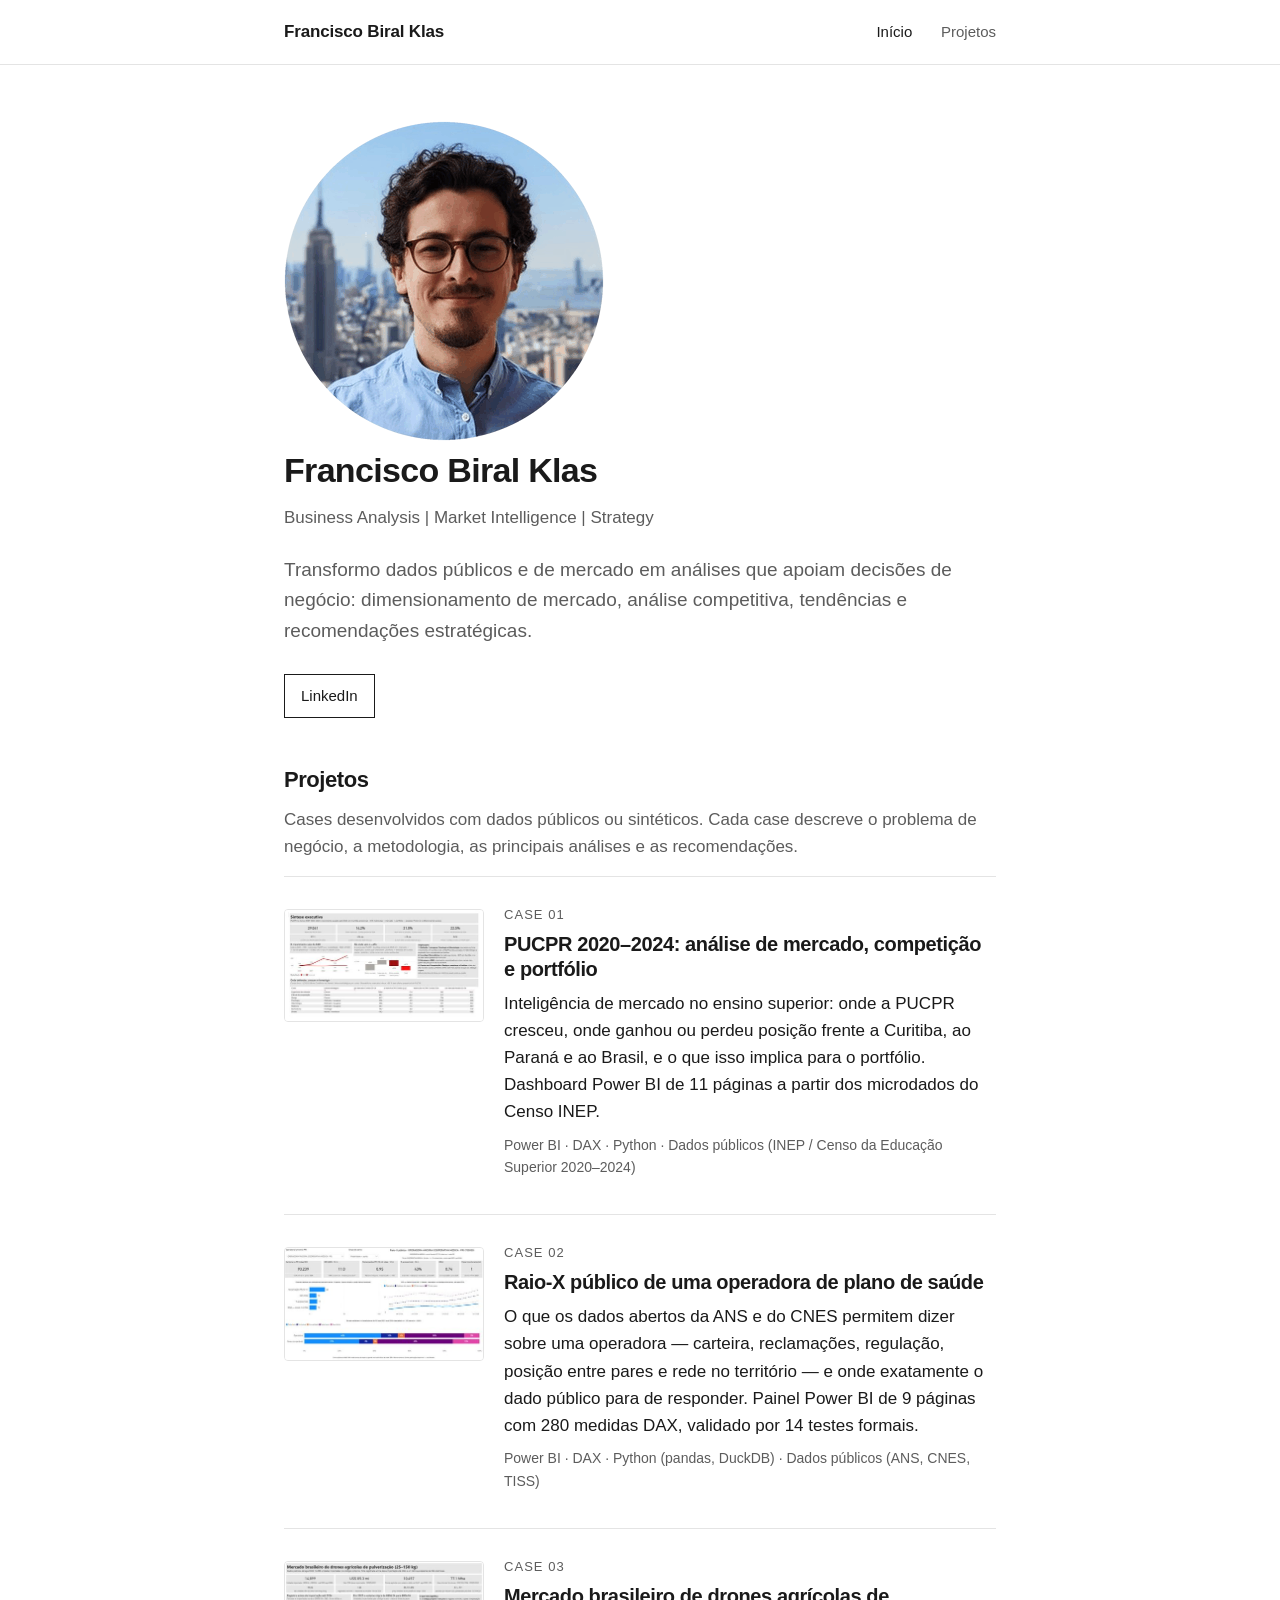
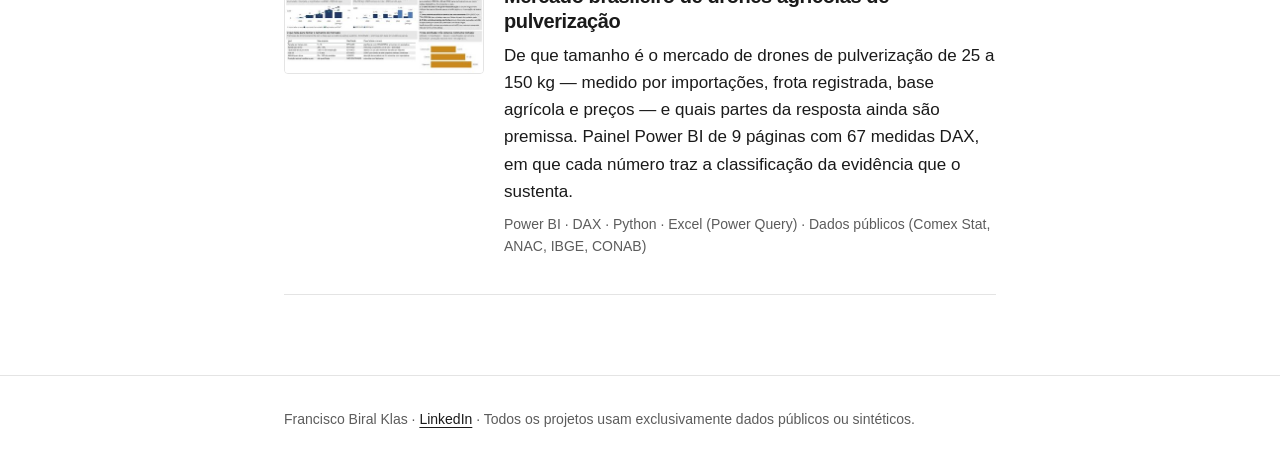
<file: index.html>
<!DOCTYPE html>
<html lang="pt-BR">
<head>
  <meta charset="utf-8">
  <meta name="viewport" content="width=device-width, initial-scale=1">
  <title>Francisco Biral Klas — Business Analysis | Market Intelligence | Strategy</title>
  <meta name="description" content="Portfólio de projetos de Business Intelligence e Market Intelligence de Francisco Biral Klas.">
  <link rel="stylesheet" href="assets/style.css">
</head>
<body>

<header class="site">
  <div class="container">
    <a class="brand" href="index.html">Francisco Biral Klas</a>
    <nav>
      <a href="index.html" aria-current="page">Início</a>
      <a href="projetos.html">Projetos</a>
    </nav>
  </div>
</header>

<main>
  <div class="container">

    <img class="avatar" src="assets/img/francisco-klas.png" alt="Francisco Biral Klas"
         width="320" height="320">

    <h1>Francisco Biral Klas</h1>
    <p class="subtitle">Business Analysis&nbsp;|&nbsp;Market Intelligence&nbsp;|&nbsp;Strategy</p>

    <!-- EDITAR: apresentação curta (2–3 frases) -->
    <p class="lead">
      Transformo dados públicos e de mercado em análises que apoiam decisões de negócio:
      dimensionamento de mercado, análise competitiva, tendências e recomendações estratégicas.
    </p>

    <!-- EDITAR: links -->
    <div class="links">
      <a class="btn" href="https://www.linkedin.com/in/francisco-klas/" target="_blank" rel="noopener">LinkedIn</a>
    </div>

    <h2>Projetos</h2>
    <p class="muted">
      Cases desenvolvidos com dados públicos ou sintéticos. Cada case descreve o problema de negócio,
      a metodologia, as principais análises e as recomendações.
    </p>

    <ul class="project-list">

      <li>
        <a class="thumb" href="projetos/case-01-ensino-superior.html"><img src="assets/img/case-01/thumb.jpg" alt="Case 01 — página de síntese executiva do dashboard PUCPR 2020–2024" width="400" height="225" loading="lazy"></a>
        <div class="body">
          <span class="tag">Case 01</span>
          <h3><a href="projetos/case-01-ensino-superior.html">PUCPR 2020–2024: análise de mercado, competição e portfólio</a></h3>
          <p>Inteligência de mercado no ensino superior: onde a PUCPR cresceu, onde ganhou ou perdeu posição frente a Curitiba, ao Paraná e ao Brasil, e o que isso implica para o portfólio. Dashboard Power BI de 11 páginas a partir dos microdados do Censo INEP.</p>
          <p class="meta">Power BI · DAX · Python · Dados públicos (INEP / Censo da Educação Superior 2020–2024)</p>
        </div>
      </li>

      <li>
        <a class="thumb" href="projetos/case-02-raio-x-operadora-saude.html"><img src="assets/img/case-02/thumb.jpg" alt="Case 02 — página de síntese do Raio-X público da operadora" width="400" height="225" loading="lazy"></a>
        <div class="body">
          <span class="tag">Case 02</span>
          <h3><a href="projetos/case-02-raio-x-operadora-saude.html">Raio-X público de uma operadora de plano de saúde</a></h3>
          <p>O que os dados abertos da ANS e do CNES permitem dizer sobre uma operadora — carteira, reclamações, regulação, posição entre pares e rede no território — e onde exatamente o dado público para de responder. Painel Power BI de 9 páginas com 280 medidas DAX, validado por 14 testes formais.</p>
          <p class="meta">Power BI · DAX · Python (pandas, DuckDB) · Dados públicos (ANS, CNES, TISS)</p>
        </div>
      </li>

      <li>
        <a class="thumb" href="projetos/case-03-mercado-drones-agricolas.html"><img src="assets/img/case-03/thumb.jpg" alt="Case 03 — página de síntese do painel do mercado de drones agrícolas" width="400" height="225" loading="lazy"></a>
        <div class="body">
          <span class="tag">Case 03</span>
          <h3><a href="projetos/case-03-mercado-drones-agricolas.html">Mercado brasileiro de drones agrícolas de pulverização</a></h3>
          <p>De que tamanho é o mercado de drones de pulverização de 25 a 150 kg — medido por importações, frota registrada, base agrícola e preços — e quais partes da resposta ainda são premissa. Painel Power BI de 9 páginas com 67 medidas DAX, em que cada número traz a classificação da evidência que o sustenta.</p>
          <p class="meta">Power BI · DAX · Python · Excel (Power Query) · Dados públicos (Comex Stat, ANAC, IBGE, CONAB)</p>
        </div>
      </li>

    </ul>

  </div>
</main>

<footer class="site">
  <div class="container">
    Francisco Biral Klas · <a href="https://www.linkedin.com/in/francisco-klas/" target="_blank" rel="noopener">LinkedIn</a>
    · Todos os projetos usam exclusivamente dados públicos ou sintéticos.
  </div>
</footer>

</body>
</html>
</file>
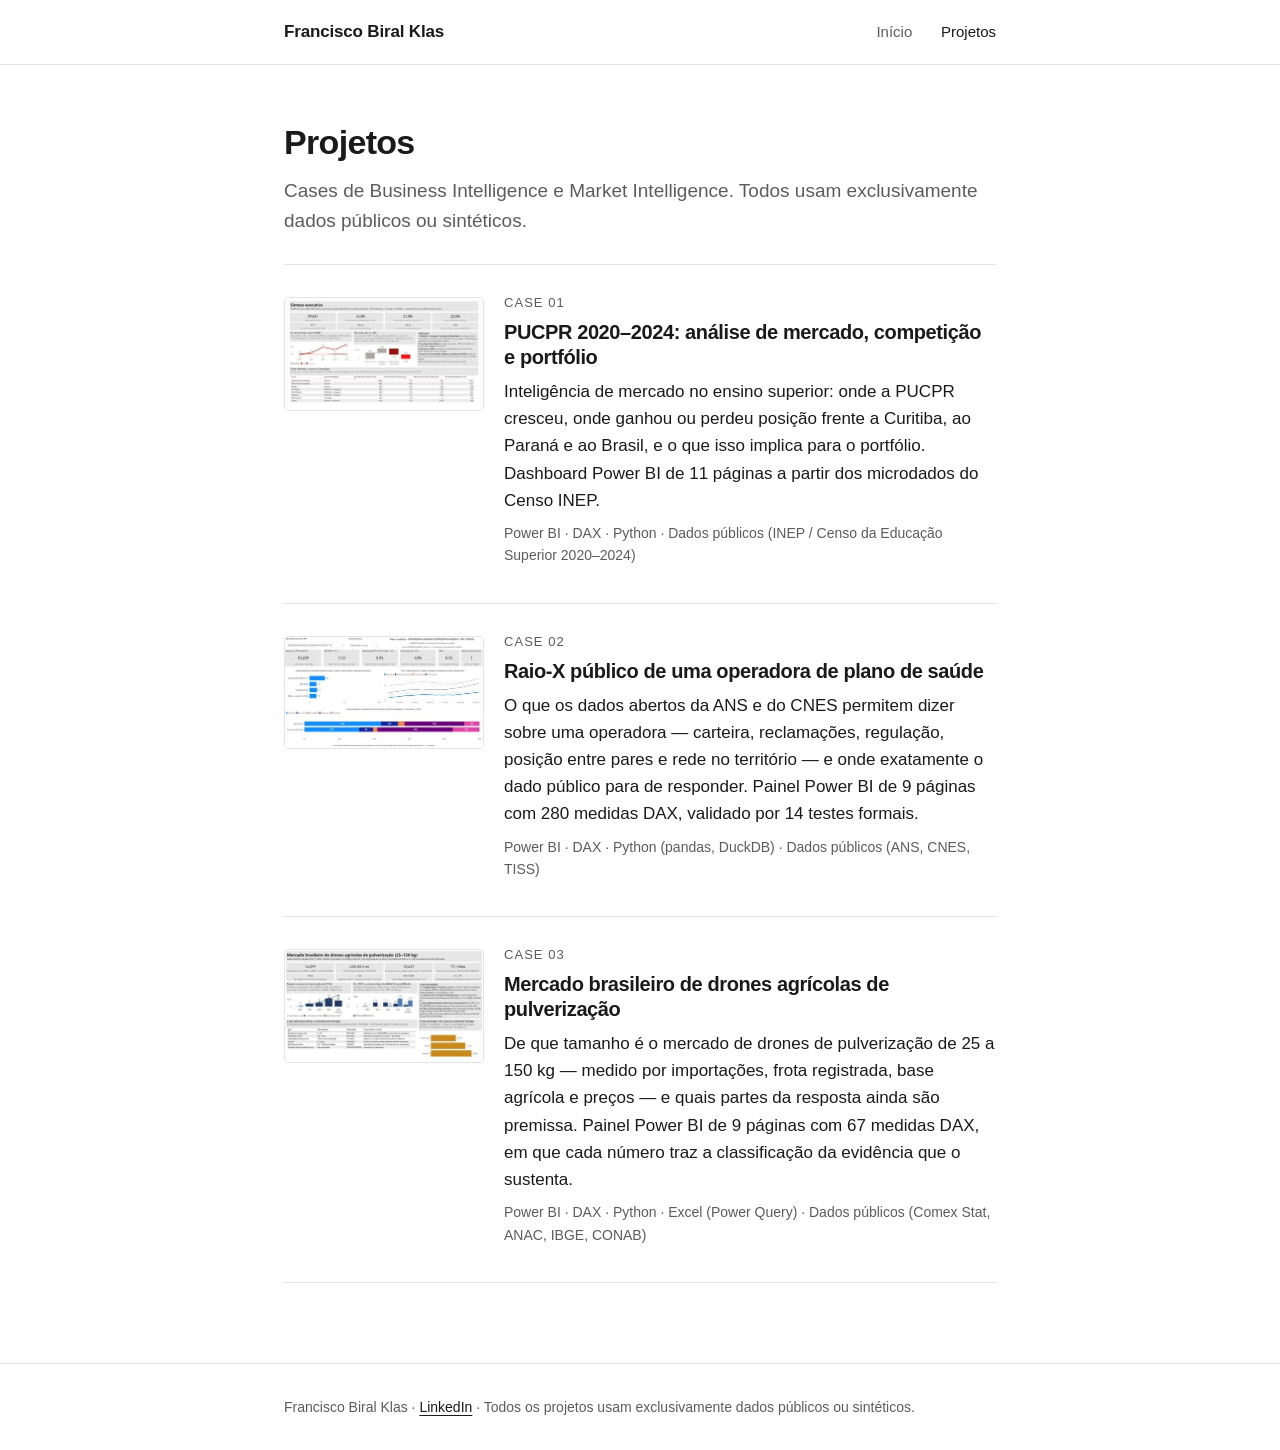
<file: projetos.html>
<!DOCTYPE html>
<html lang="pt-BR">
<head>
  <meta charset="utf-8">
  <meta name="viewport" content="width=device-width, initial-scale=1">
  <title>Projetos — Francisco Biral Klas</title>
  <meta name="description" content="Cases de Business Intelligence e Market Intelligence.">
  <link rel="stylesheet" href="assets/style.css">
</head>
<body>

<header class="site">
  <div class="container">
    <a class="brand" href="index.html">Francisco Biral Klas</a>
    <nav>
      <a href="index.html">Início</a>
      <a href="projetos.html" aria-current="page">Projetos</a>
    </nav>
  </div>
</header>

<main>
  <div class="container">

    <h1>Projetos</h1>
    <p class="lead">
      Cases de Business Intelligence e Market Intelligence. Todos usam exclusivamente
      dados públicos ou sintéticos.
    </p>

    <!--
      PARA ADICIONAR UM PROJETO:
      1. copie o bloco <li> ... </li> abaixo;
      2. ajuste Case NN, título, link, resumo e ferramentas;
      3. repita o mesmo bloco em index.html (seção "Projetos").
    -->
    <ul class="project-list">

      <li>
        <a class="thumb" href="projetos/case-01-ensino-superior.html"><img src="assets/img/case-01/thumb.jpg" alt="Case 01 — página de síntese executiva do dashboard PUCPR 2020–2024" width="400" height="225" loading="lazy"></a>
        <div class="body">
          <span class="tag">Case 01</span>
          <h3><a href="projetos/case-01-ensino-superior.html">PUCPR 2020–2024: análise de mercado, competição e portfólio</a></h3>
          <p>Inteligência de mercado no ensino superior: onde a PUCPR cresceu, onde ganhou ou perdeu posição frente a Curitiba, ao Paraná e ao Brasil, e o que isso implica para o portfólio. Dashboard Power BI de 11 páginas a partir dos microdados do Censo INEP.</p>
          <p class="meta">Power BI · DAX · Python · Dados públicos (INEP / Censo da Educação Superior 2020–2024)</p>
        </div>
      </li>

      <li>
        <a class="thumb" href="projetos/case-02-raio-x-operadora-saude.html"><img src="assets/img/case-02/thumb.jpg" alt="Case 02 — página de síntese do Raio-X público da operadora" width="400" height="225" loading="lazy"></a>
        <div class="body">
          <span class="tag">Case 02</span>
          <h3><a href="projetos/case-02-raio-x-operadora-saude.html">Raio-X público de uma operadora de plano de saúde</a></h3>
          <p>O que os dados abertos da ANS e do CNES permitem dizer sobre uma operadora — carteira, reclamações, regulação, posição entre pares e rede no território — e onde exatamente o dado público para de responder. Painel Power BI de 9 páginas com 280 medidas DAX, validado por 14 testes formais.</p>
          <p class="meta">Power BI · DAX · Python (pandas, DuckDB) · Dados públicos (ANS, CNES, TISS)</p>
        </div>
      </li>

      <li>
        <a class="thumb" href="projetos/case-03-mercado-drones-agricolas.html"><img src="assets/img/case-03/thumb.jpg" alt="Case 03 — página de síntese do painel do mercado de drones agrícolas" width="400" height="225" loading="lazy"></a>
        <div class="body">
          <span class="tag">Case 03</span>
          <h3><a href="projetos/case-03-mercado-drones-agricolas.html">Mercado brasileiro de drones agrícolas de pulverização</a></h3>
          <p>De que tamanho é o mercado de drones de pulverização de 25 a 150 kg — medido por importações, frota registrada, base agrícola e preços — e quais partes da resposta ainda são premissa. Painel Power BI de 9 páginas com 67 medidas DAX, em que cada número traz a classificação da evidência que o sustenta.</p>
          <p class="meta">Power BI · DAX · Python · Excel (Power Query) · Dados públicos (Comex Stat, ANAC, IBGE, CONAB)</p>
        </div>
      </li>

    </ul>

  </div>
</main>

<footer class="site">
  <div class="container">
    Francisco Biral Klas · <a href="https://www.linkedin.com/in/francisco-klas/" target="_blank" rel="noopener">LinkedIn</a>
    · Todos os projetos usam exclusivamente dados públicos ou sintéticos.
  </div>
</footer>

</body>
</html>
</file>
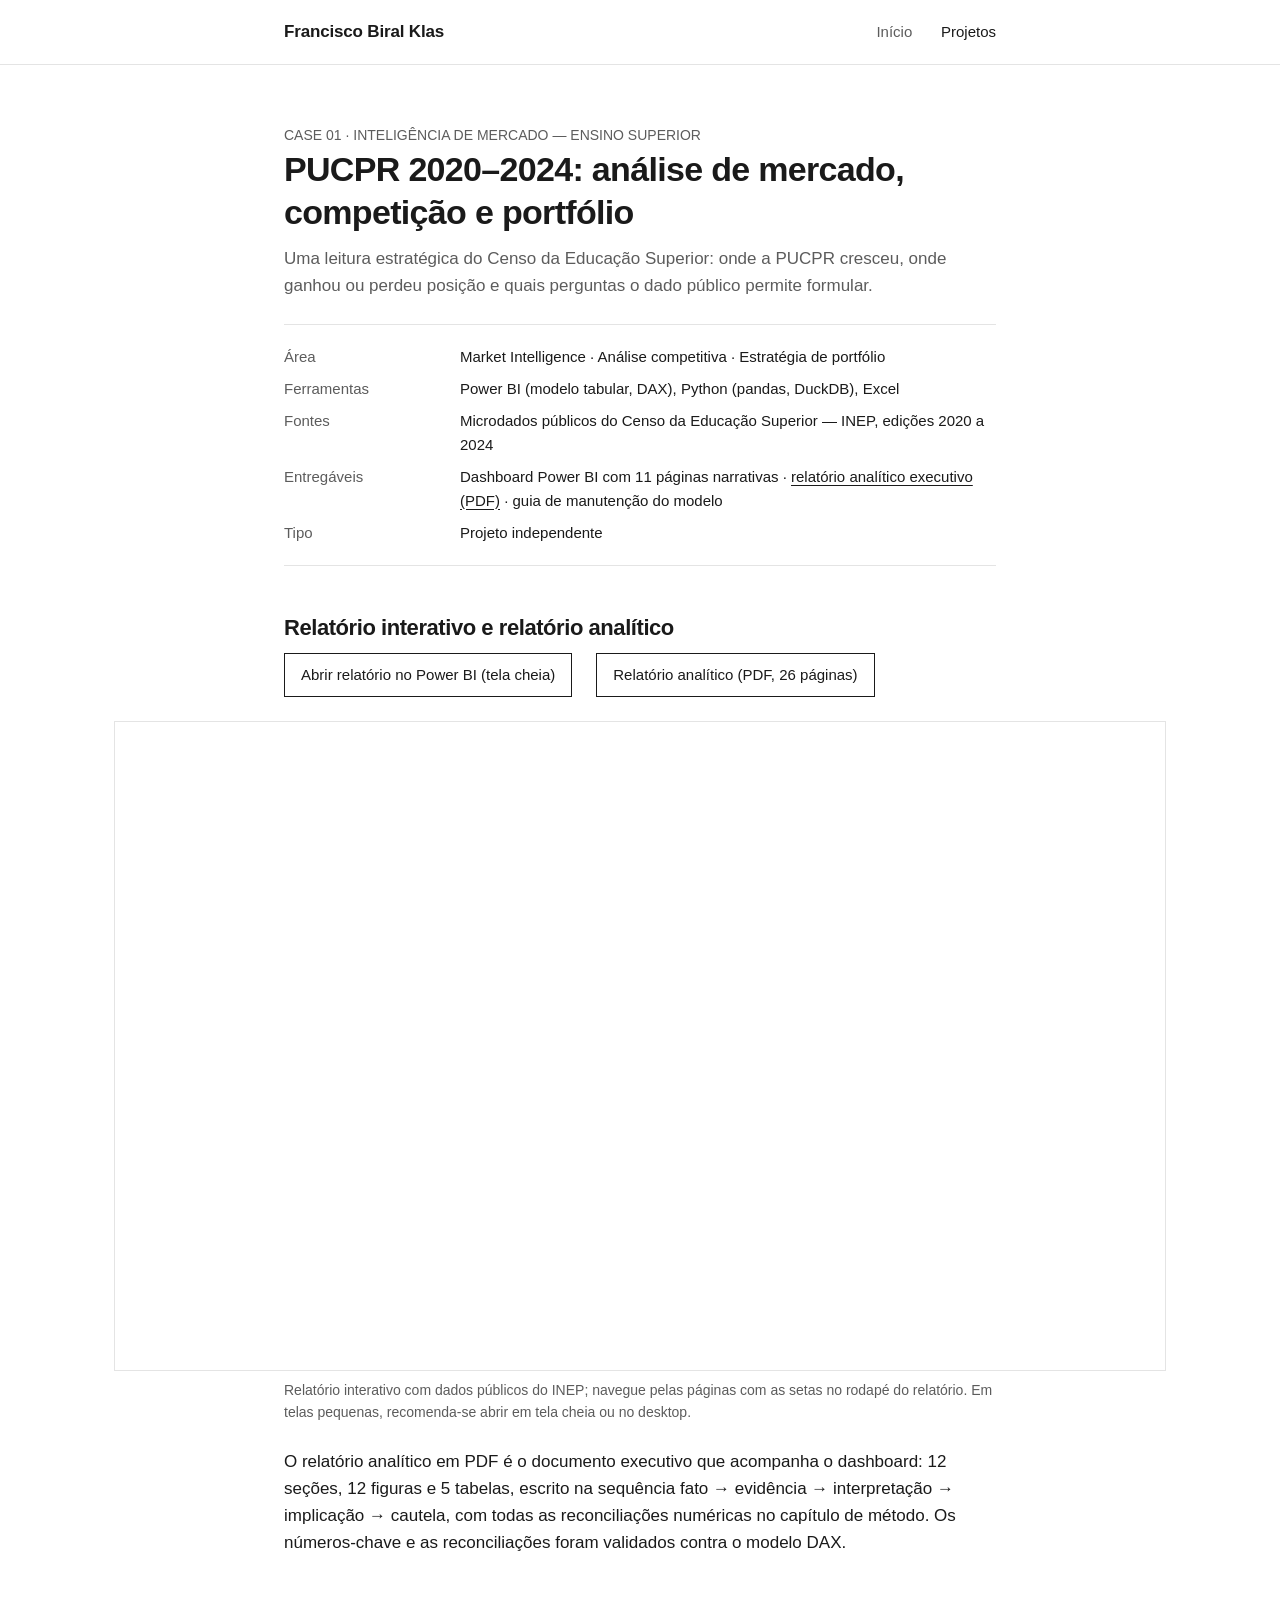
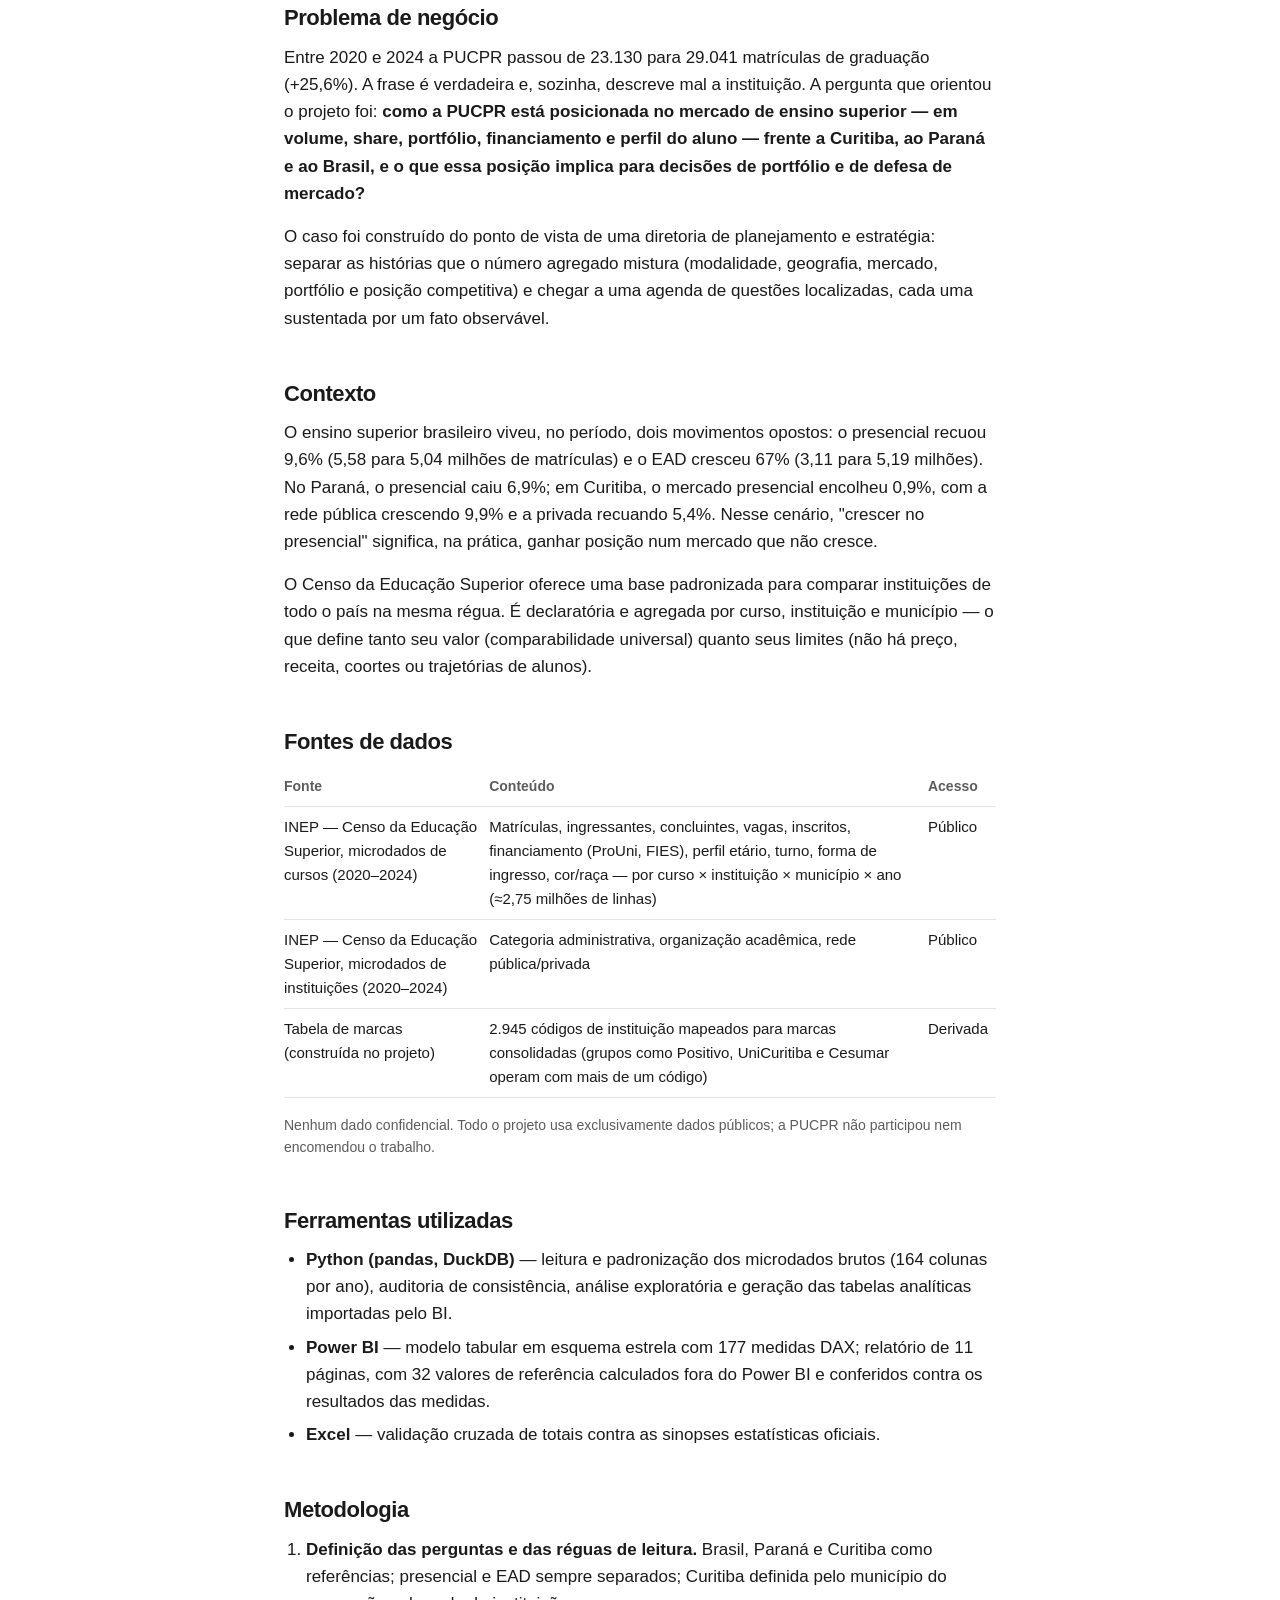
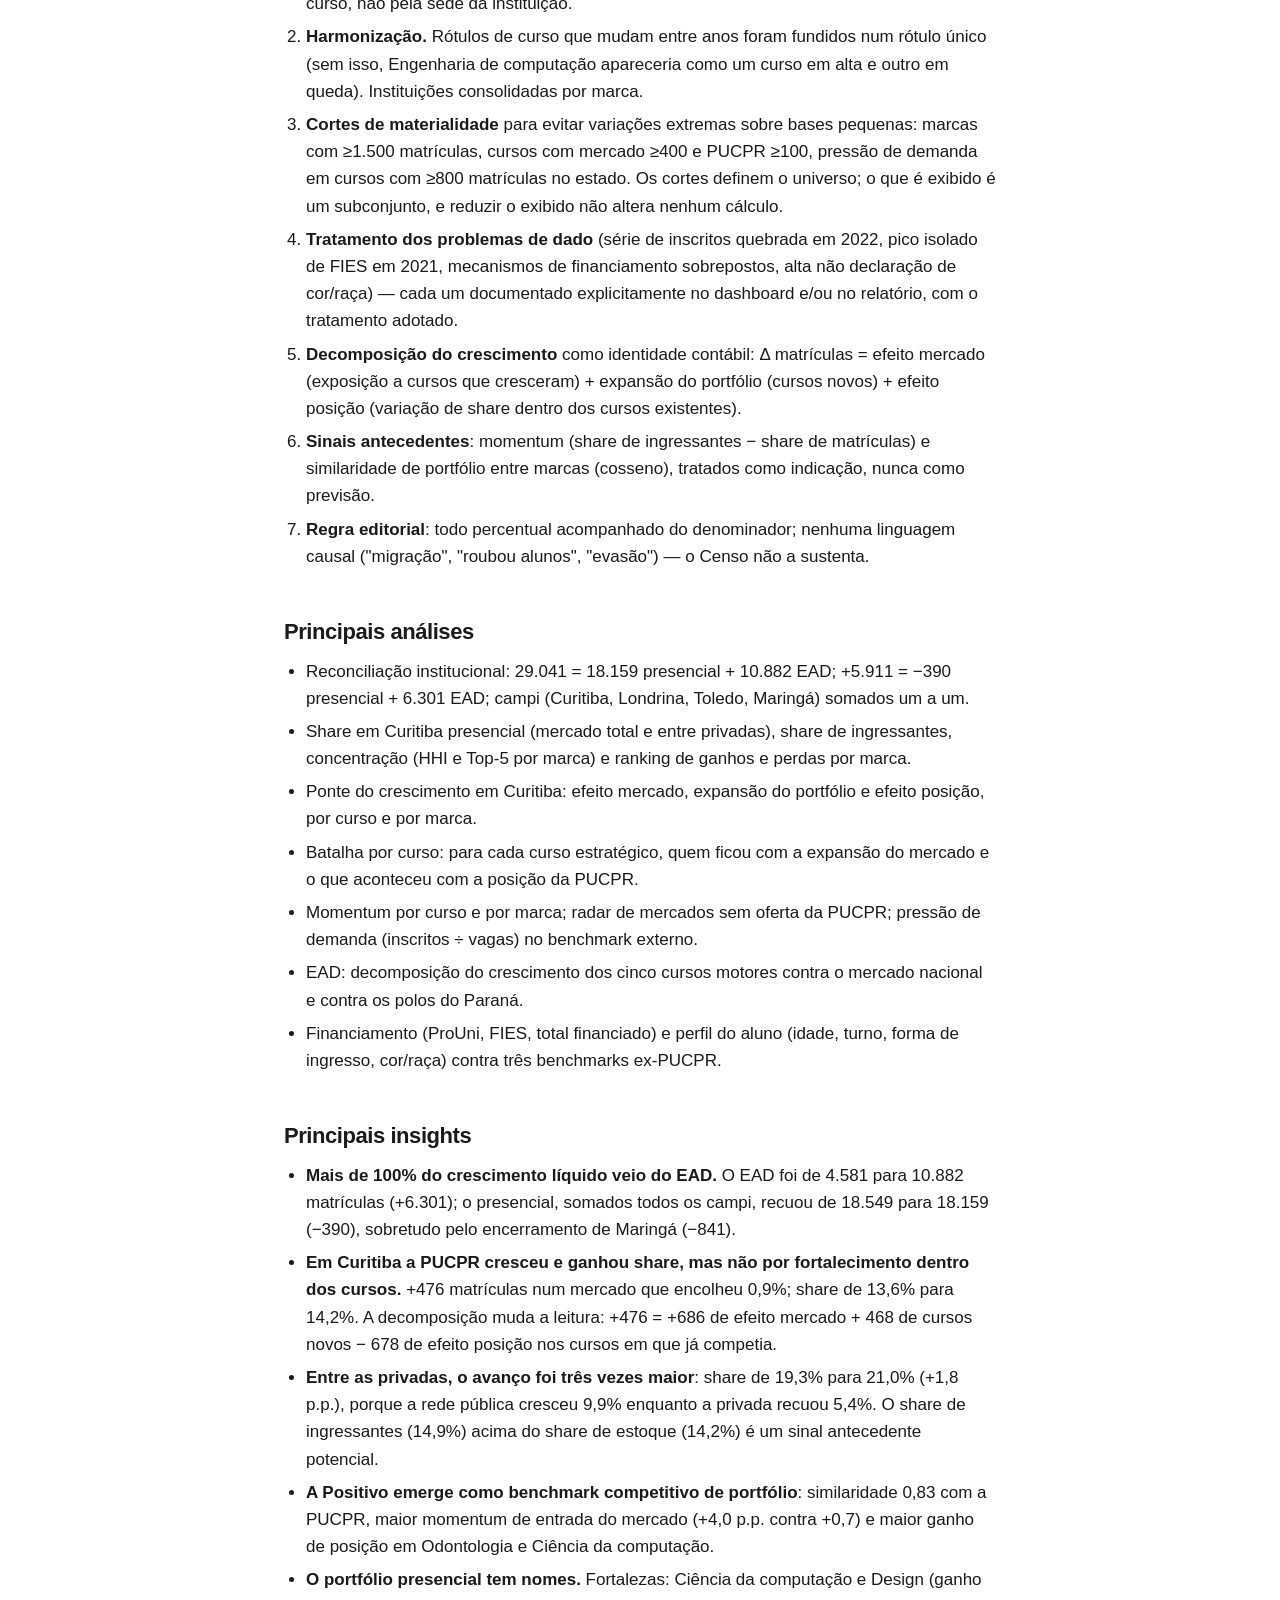
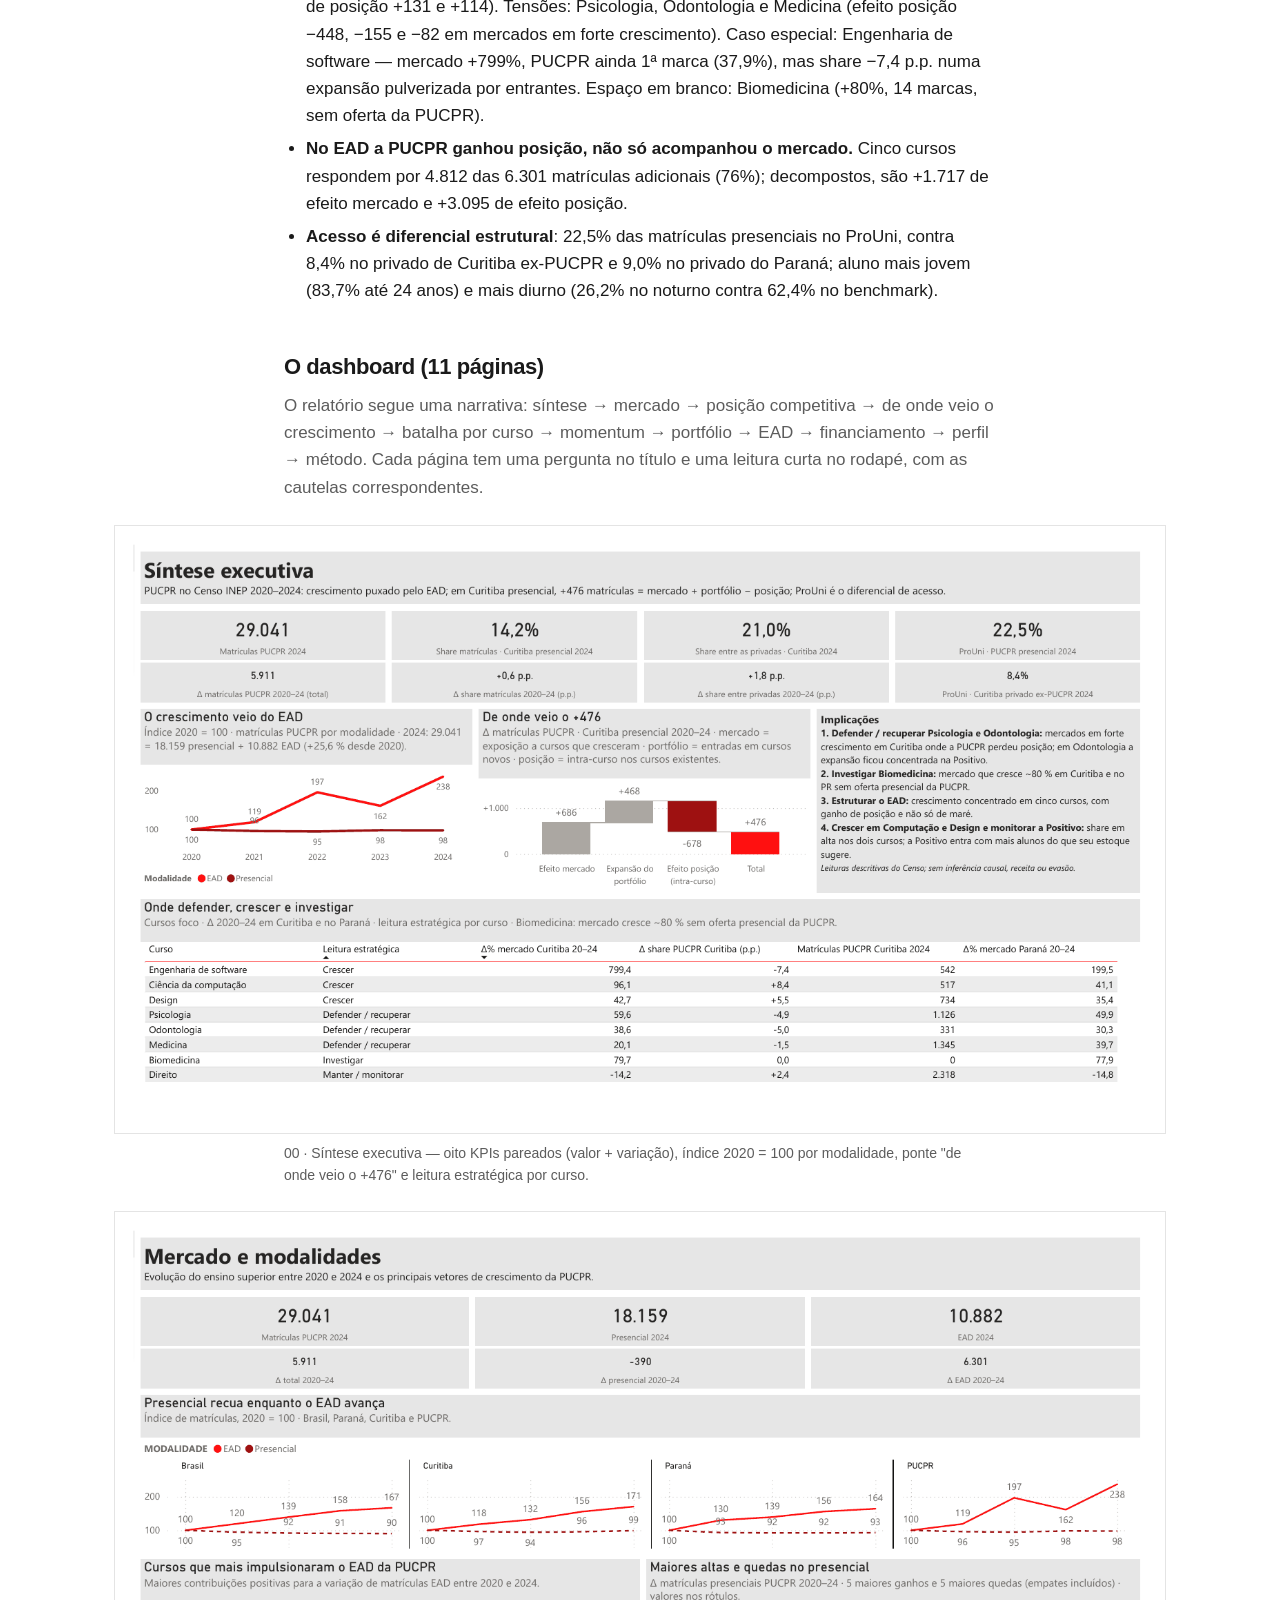
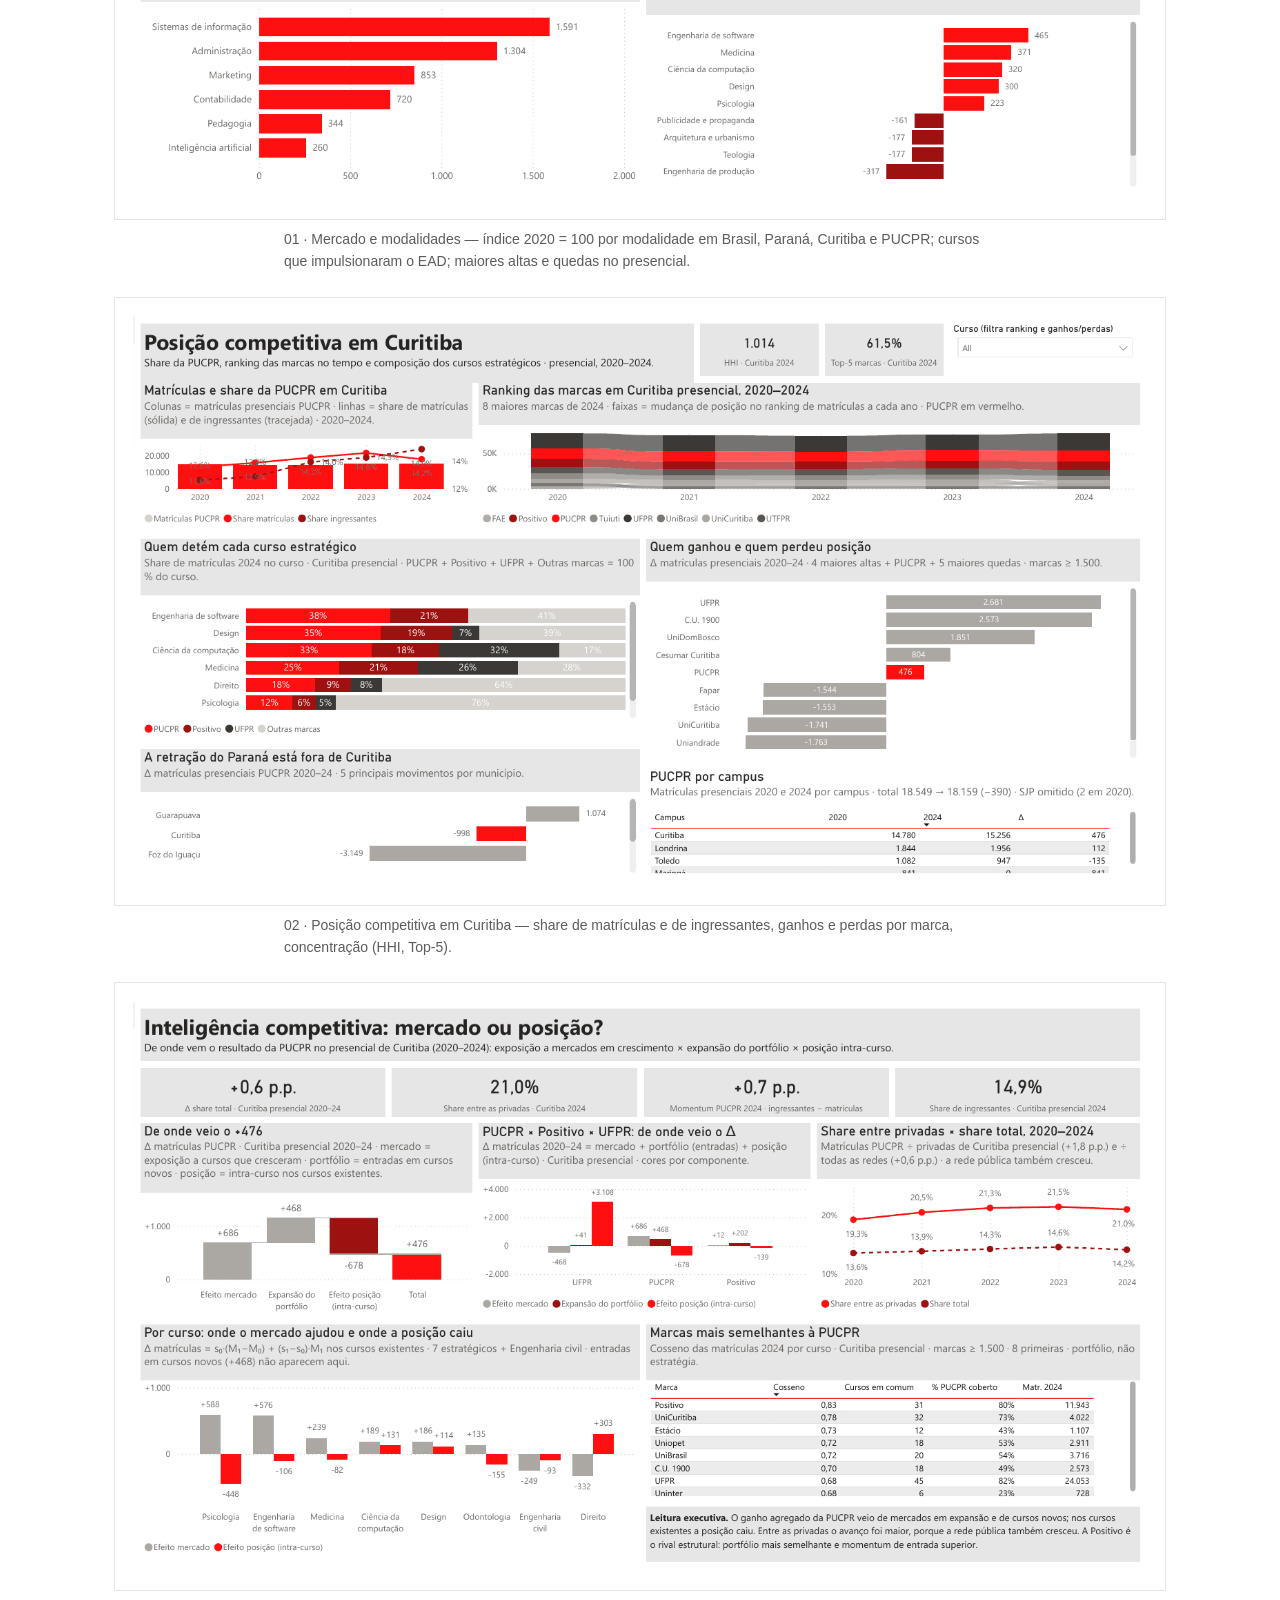
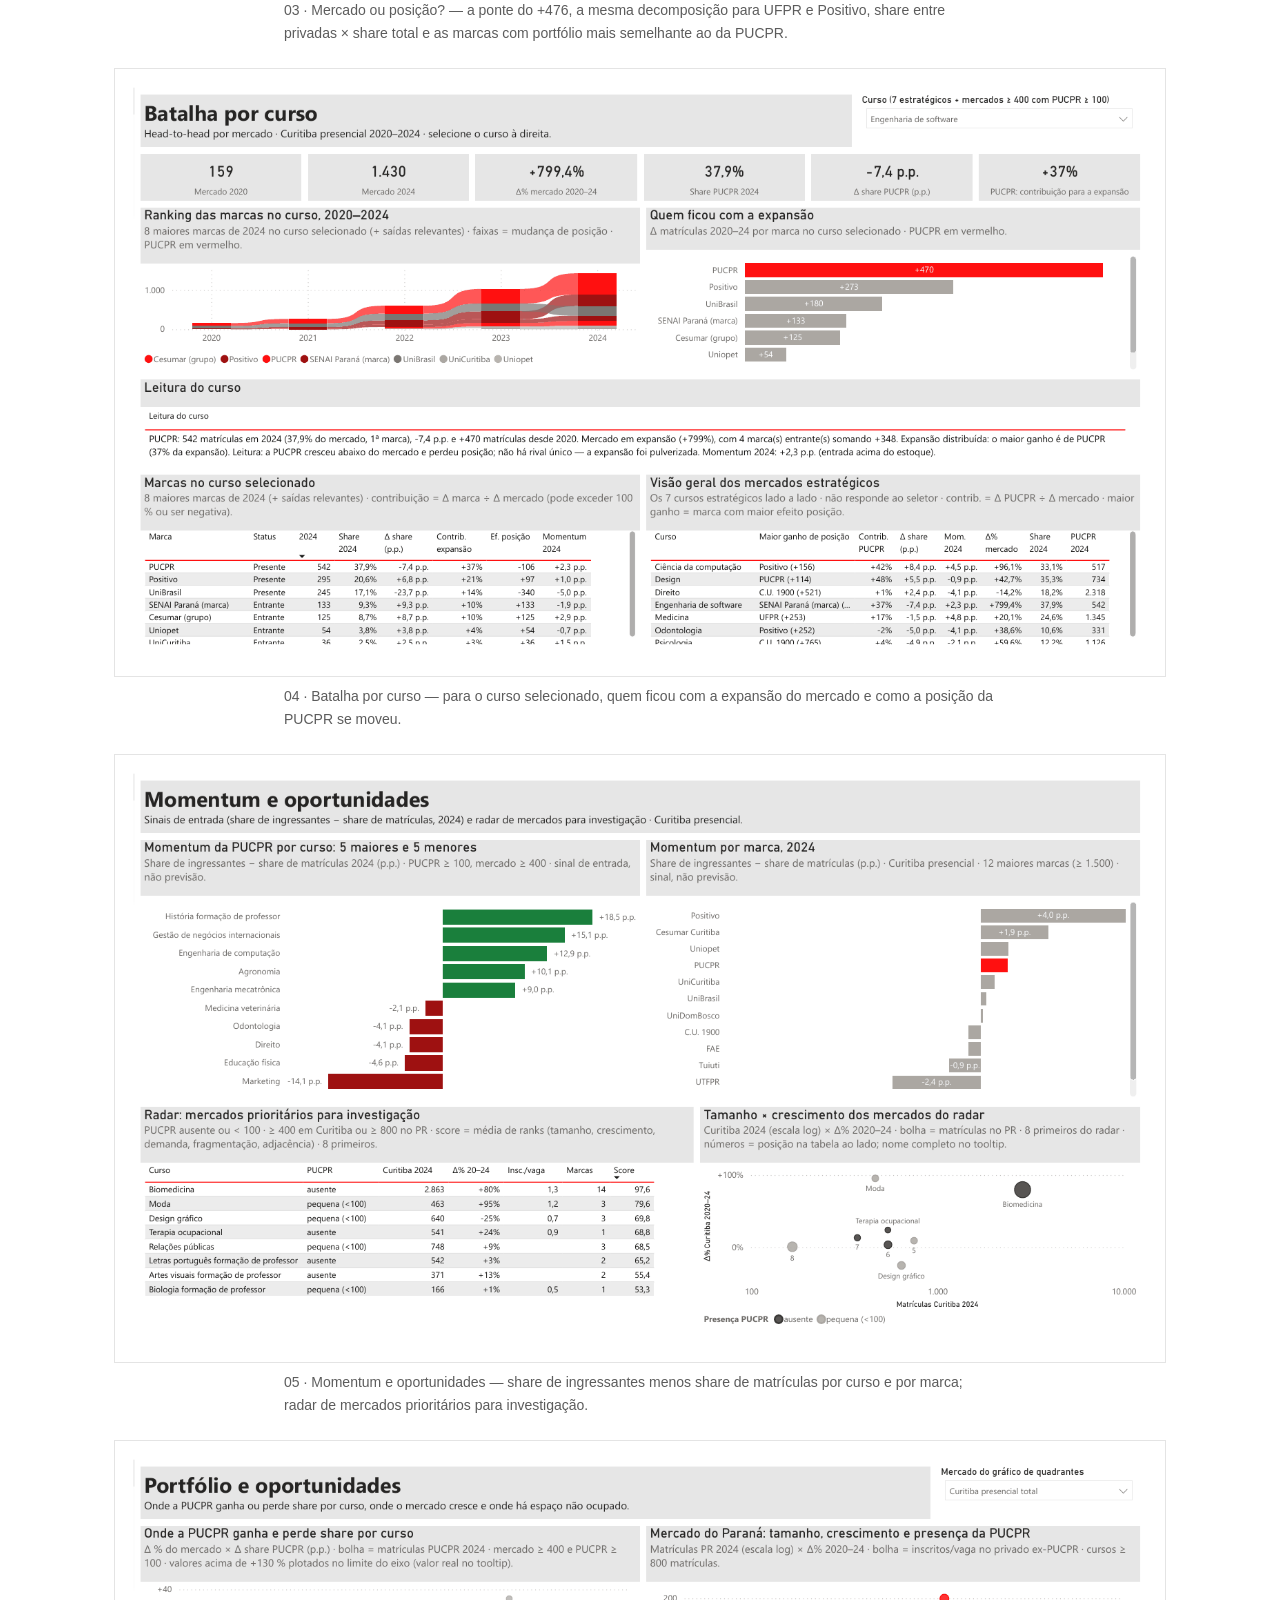
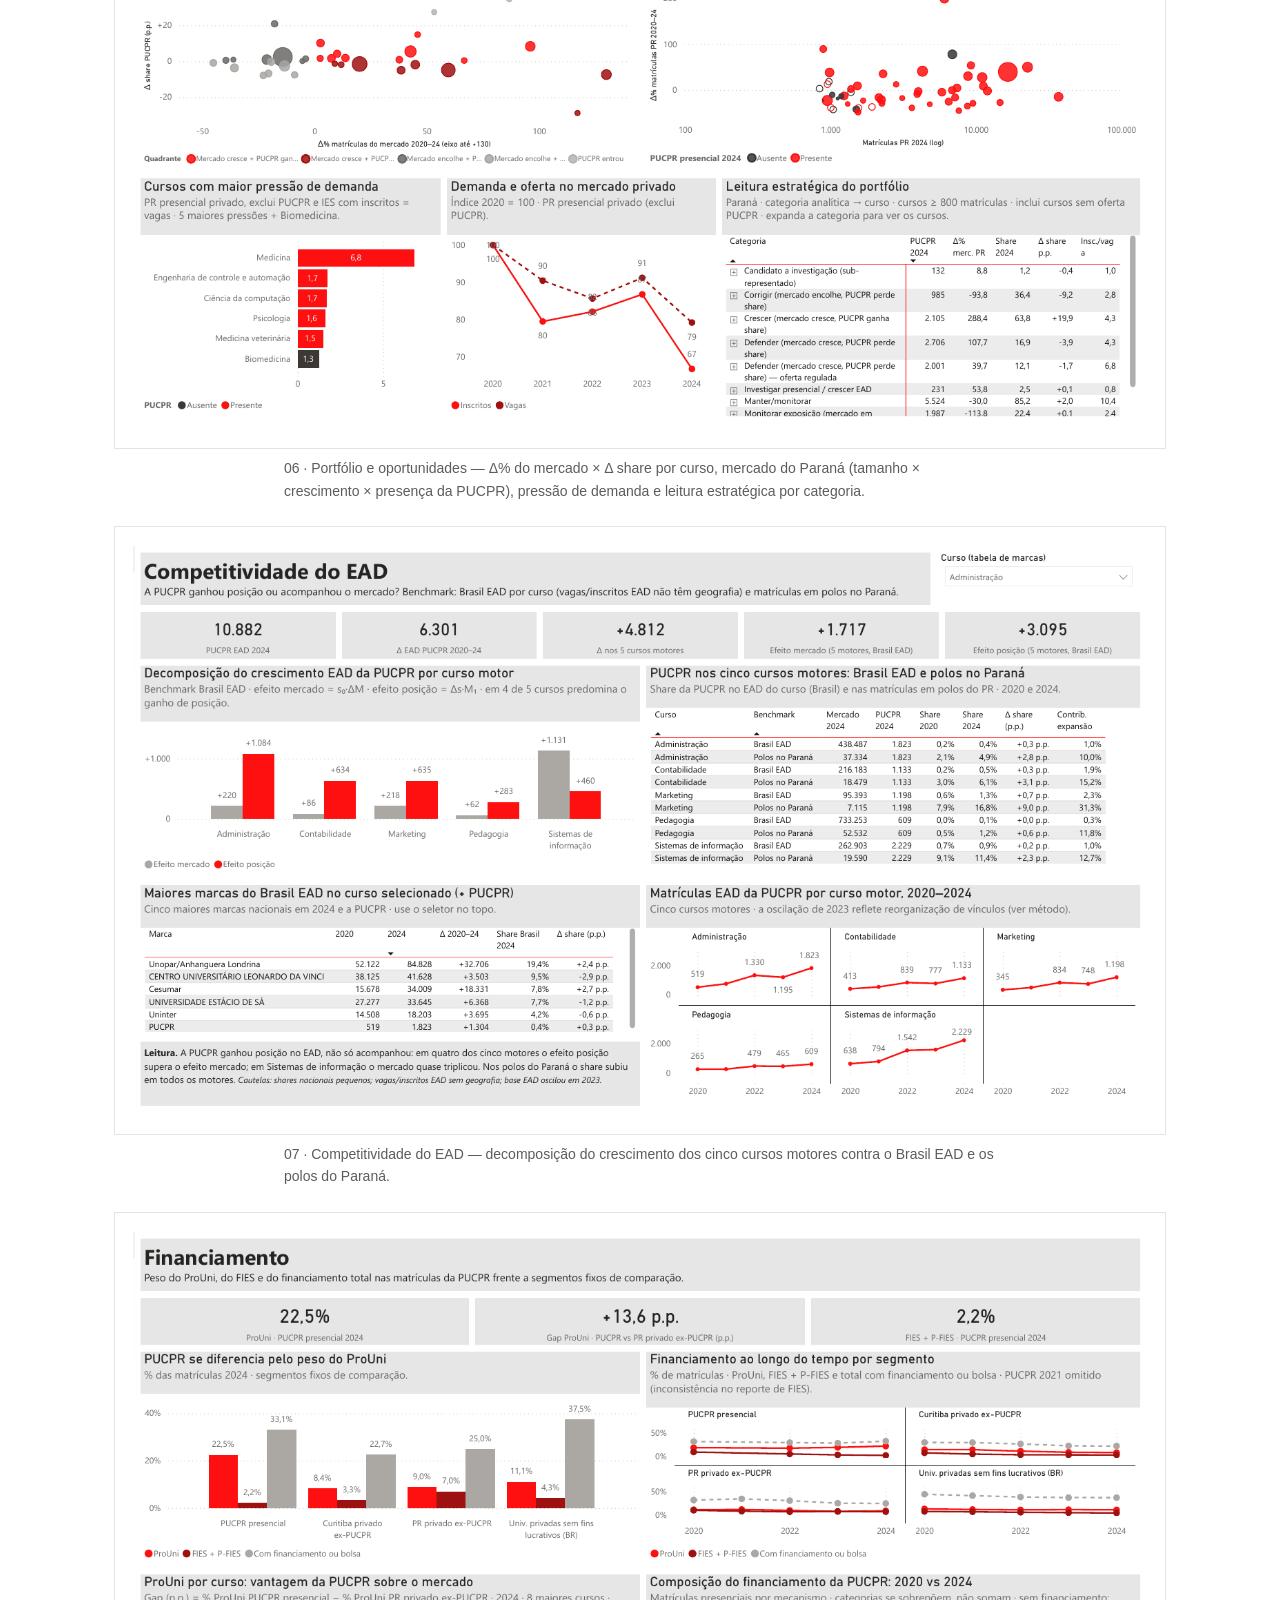
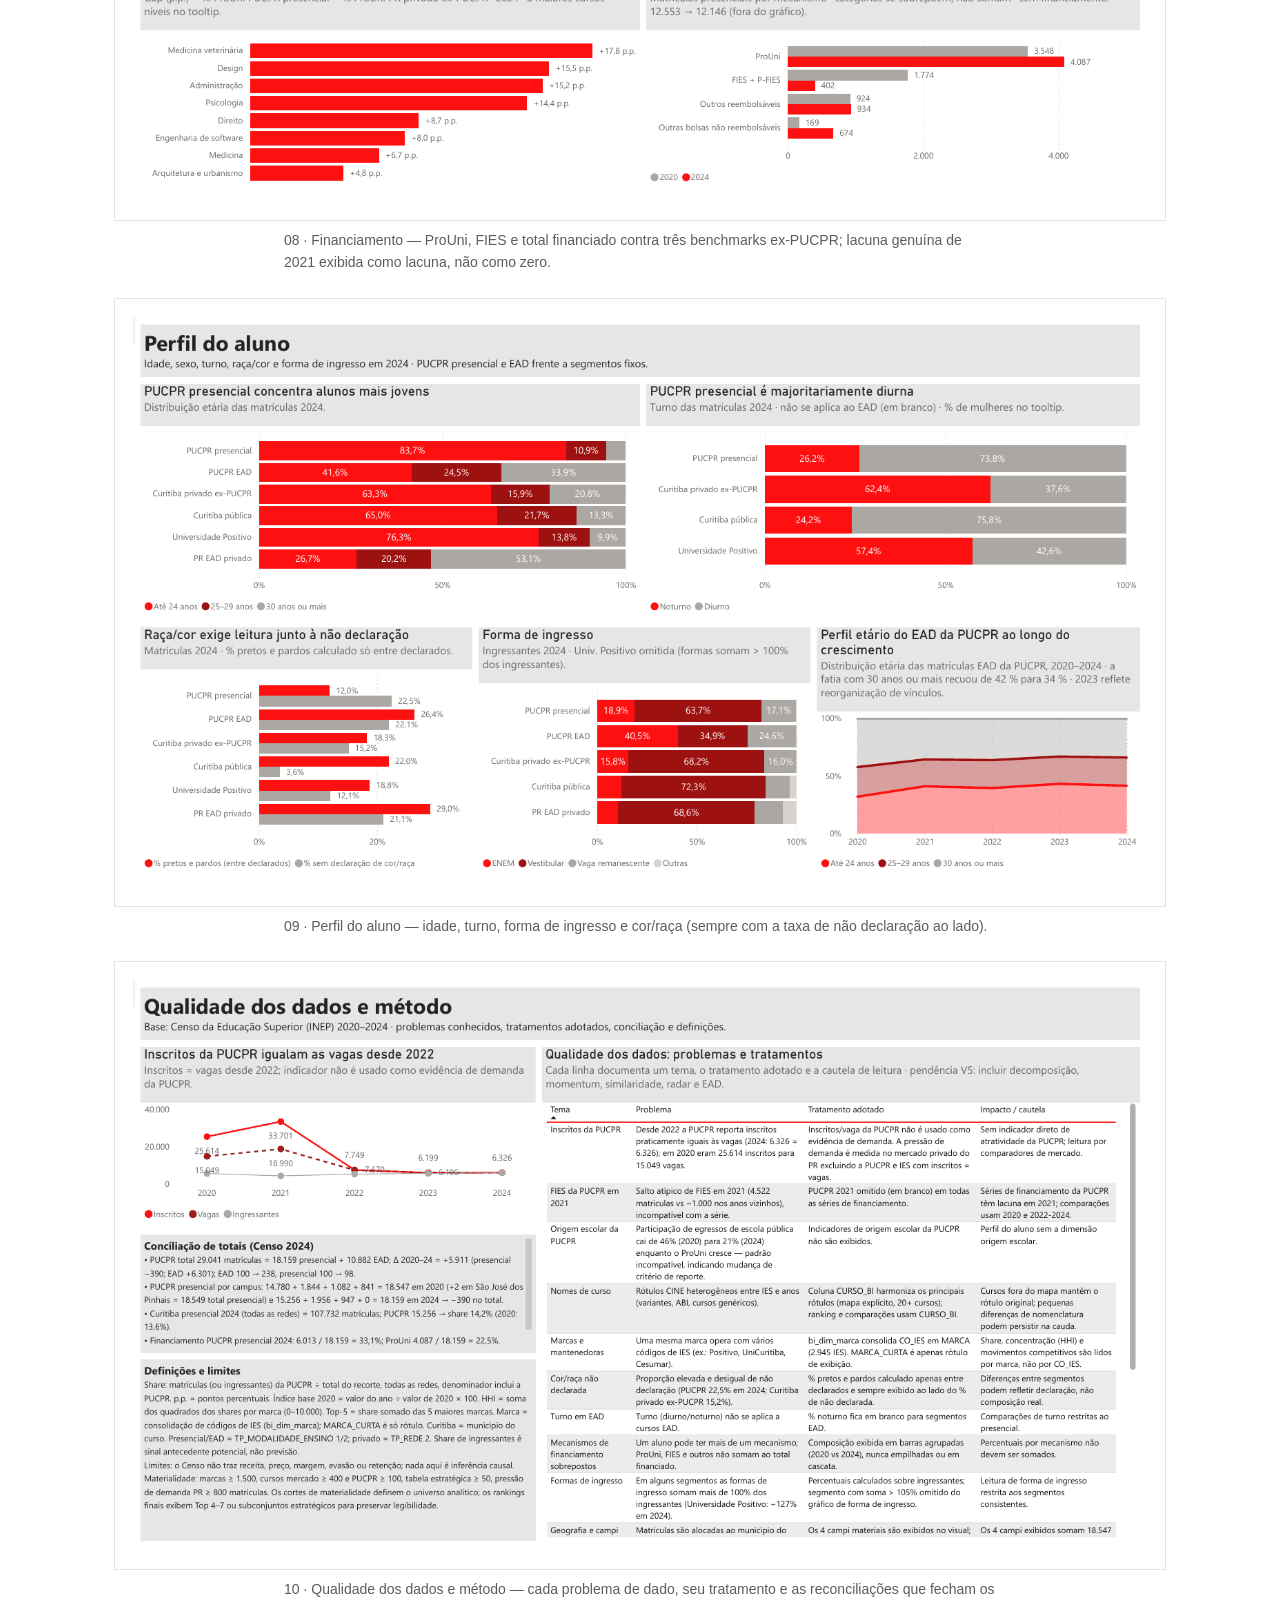
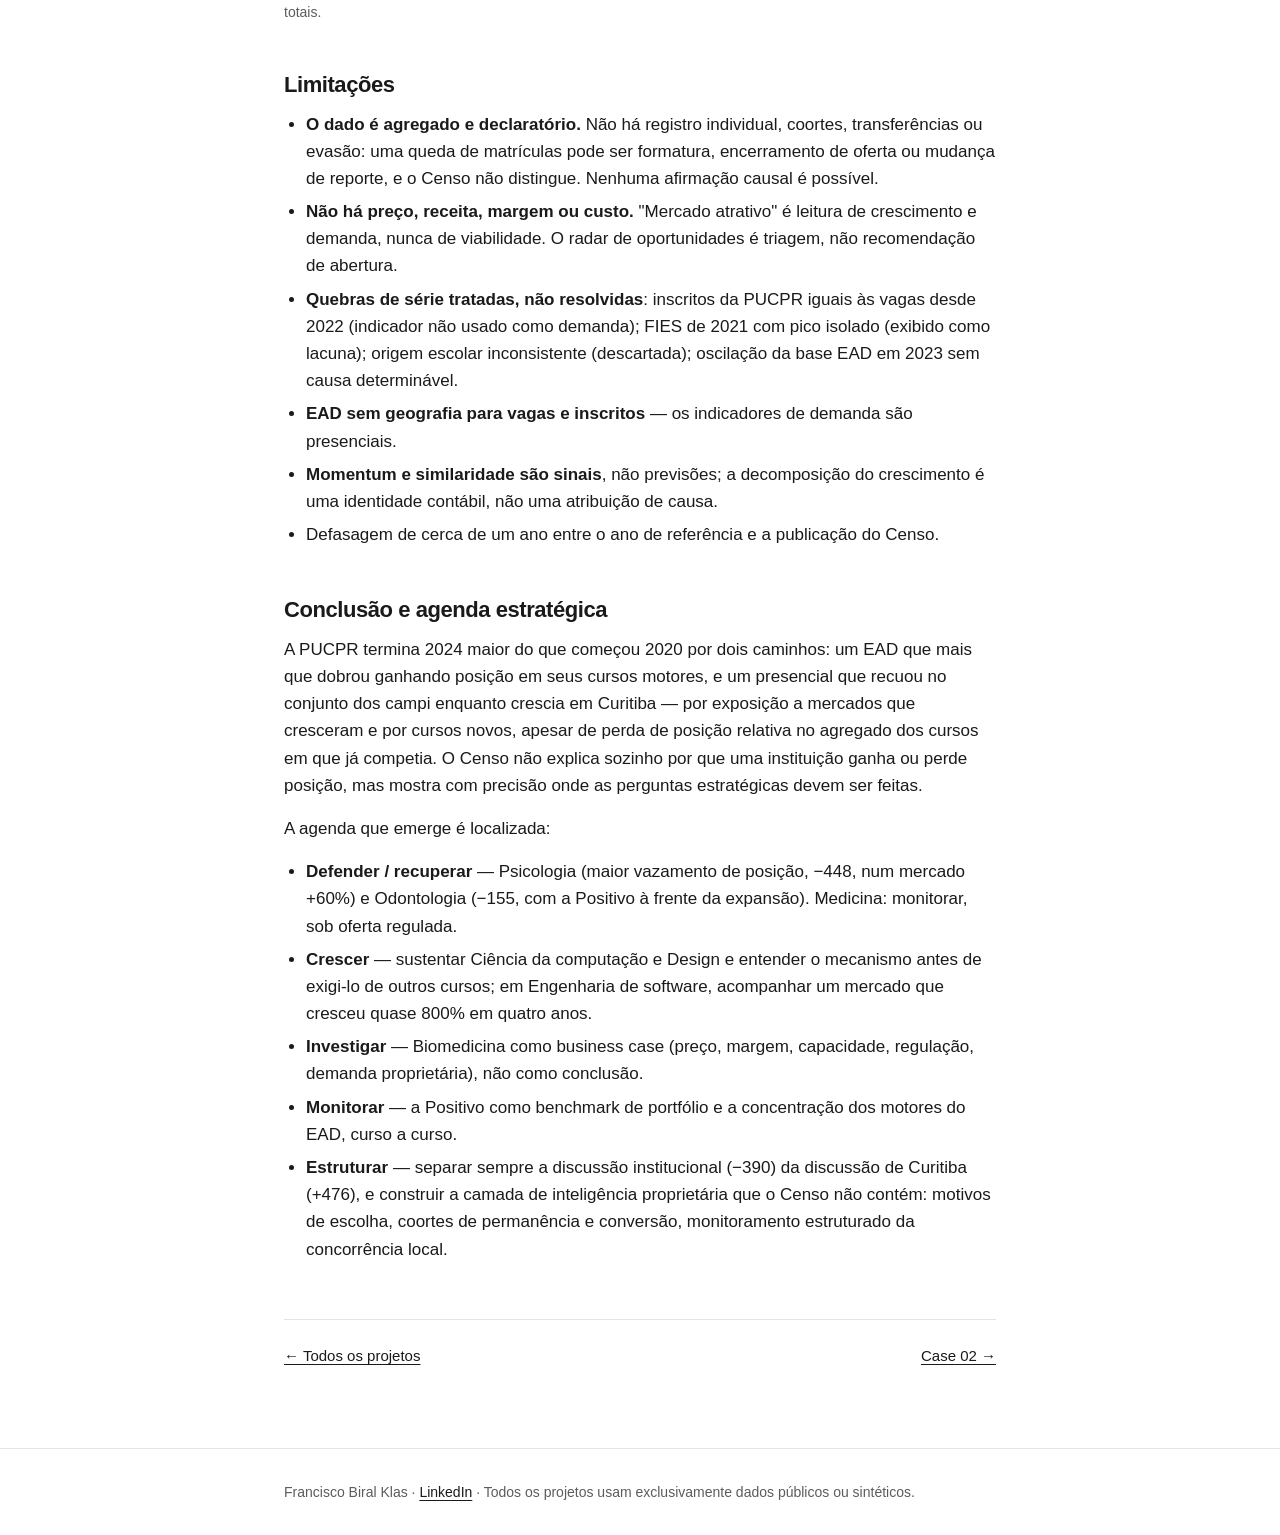
<file: projetos/case-01-ensino-superior.html>
<!DOCTYPE html>
<html lang="pt-BR">
<head>
  <meta charset="utf-8">
  <meta name="viewport" content="width=device-width, initial-scale=1">
  <title>Case 01 — PUCPR 2020–2024: análise de mercado, competição e portfólio — Francisco Biral Klas</title>
  <meta name="description" content="Inteligência de mercado no ensino superior: posição competitiva da PUCPR a partir do Censo da Educação Superior (INEP) 2020–2024, em Power BI.">
  <link rel="stylesheet" href="../assets/style.css">
</head>
<body>

<header class="site">
  <div class="container">
    <a class="brand" href="../index.html">Francisco Biral Klas</a>
    <nav>
      <a href="../index.html">Início</a>
      <a href="../projetos.html" aria-current="page">Projetos</a>
    </nav>
  </div>
</header>

<main>
  <div class="container">

    <!-- ===== CABEÇALHO DO CASE ===== -->
    <div class="case-header">
      <span class="tag muted small">CASE 01 · INTELIGÊNCIA DE MERCADO — ENSINO SUPERIOR</span>
      <h1>PUCPR 2020–2024: análise de mercado, competição e portfólio</h1>
      <p class="subtitle">Uma leitura estratégica do Censo da Educação Superior: onde a PUCPR cresceu, onde ganhou ou perdeu posição e quais perguntas o dado público permite formular.</p>
    </div>

    <dl class="case-meta">
      <dt>Área</dt><dd>Market Intelligence · Análise competitiva · Estratégia de portfólio</dd>
      <dt>Ferramentas</dt><dd>Power BI (modelo tabular, DAX), Python (pandas, DuckDB), Excel</dd>
      <dt>Fontes</dt><dd>Microdados públicos do Censo da Educação Superior — INEP, edições 2020 a 2024</dd>
      <dt>Entregáveis</dt><dd>Dashboard Power BI com 11 páginas narrativas · <a href="../assets/docs/PUCPR_2020-2024_Analise_de_Mercado_Competicao_e_Portfolio.pdf" target="_blank" rel="noopener">relatório analítico executivo (PDF)</a> · guia de manutenção do modelo</dd>
      <dt>Tipo</dt><dd>Projeto independente</dd>
    </dl>

    <!-- ===== RELATÓRIO INTERATIVO (Power BI) + PDF ===== -->
    <h2>Relatório interativo e relatório analítico</h2>
    <!-- Para trocar o relatório: substitua a URL no href do botão e no src do iframe (Power BI → Arquivo → Inserir relatório → Publicar na web). -->
    <p class="links">
      <a class="btn" href="https://app.powerbi.com/view?r=eyJrIjoiMzE0NGNlNGUtZTk5YS00OThhLTlhOTQtYzE2ODAzZjgxYzFlIiwidCI6IjU2OWZhODExLTAwZmItNDJmYy05YmU3LWQzZWZjOTkyNDgxMCJ9&amp;pageName=b2eea30d6dfdafa01d9f" target="_blank" rel="noopener">Abrir relatório no Power BI (tela cheia)</a>
      <a class="btn" href="../assets/docs/PUCPR_2020-2024_Analise_de_Mercado_Competicao_e_Portfolio.pdf" target="_blank" rel="noopener">Relatório analítico (PDF, 26 páginas)</a>
    </p>

    <div class="powerbi wide">
      <div class="frame">
        <iframe title="PUCPR 2020–2024 — Power BI" src="https://app.powerbi.com/view?r=eyJrIjoiMzE0NGNlNGUtZTk5YS00OThhLTlhOTQtYzE2ODAzZjgxYzFlIiwidCI6IjU2OWZhODExLTAwZmItNDJmYy05YmU3LWQzZWZjOTkyNDgxMCJ9&amp;pageName=b2eea30d6dfdafa01d9f" allowfullscreen="true"></iframe>
      </div>
      <p class="note">Relatório interativo com dados públicos do INEP; navegue pelas páginas com as setas no rodapé do relatório. Em telas pequenas, recomenda-se abrir em tela cheia ou no desktop.</p>
    </div>
    <p>
      O relatório analítico em PDF é o documento executivo que acompanha o dashboard: 12 seções, 12 figuras
      e 5 tabelas, escrito na sequência fato → evidência → interpretação → implicação → cautela, com todas
      as reconciliações numéricas no capítulo de método. Os números-chave e as
      reconciliações foram validados contra o modelo DAX.
    </p>

    <!-- ===== 1. PROBLEMA DE NEGÓCIO ===== -->
    <h2>Problema de negócio</h2>
    <p>
      Entre 2020 e 2024 a PUCPR passou de 23.130 para 29.041 matrículas de graduação (+25,6%). A frase é
      verdadeira e, sozinha, descreve mal a instituição. A pergunta que orientou o projeto foi: <strong>como
      a PUCPR está posicionada no mercado de ensino superior — em volume, share, portfólio, financiamento e
      perfil do aluno — frente a Curitiba, ao Paraná e ao Brasil, e o que essa posição implica para decisões
      de portfólio e de defesa de mercado?</strong>
    </p>
    <p>
      O caso foi construído do ponto de vista de uma diretoria de planejamento e estratégia: separar as
      histórias que o número agregado mistura (modalidade, geografia, mercado, portfólio e posição
      competitiva) e chegar a uma agenda de questões localizadas, cada uma sustentada por um fato observável.
    </p>

    <!-- ===== 2. CONTEXTO ===== -->
    <h2>Contexto</h2>
    <p>
      O ensino superior brasileiro viveu, no período, dois movimentos opostos: o presencial recuou 9,6%
      (5,58 para 5,04 milhões de matrículas) e o EAD cresceu 67% (3,11 para 5,19 milhões). No Paraná, o
      presencial caiu 6,9%; em Curitiba, o mercado presencial encolheu 0,9%, com a rede pública crescendo
      9,9% e a privada recuando 5,4%. Nesse cenário, "crescer no presencial" significa, na prática, ganhar
      posição num mercado que não cresce.
    </p>
    <p>
      O Censo da Educação Superior oferece uma base padronizada para comparar instituições de todo o país
      na mesma régua.
      É declaratória e agregada por curso, instituição e município — o que define tanto seu valor
      (comparabilidade universal) quanto seus limites (não há preço, receita, coortes ou trajetórias de alunos).
    </p>

    <!-- ===== 3. FONTES DE DADOS ===== -->
    <h2>Fontes de dados</h2>
    <table>
      <thead><tr><th>Fonte</th><th>Conteúdo</th><th>Acesso</th></tr></thead>
      <tbody>
        <tr><td>INEP — Censo da Educação Superior, microdados de cursos (2020–2024)</td><td>Matrículas, ingressantes, concluintes, vagas, inscritos, financiamento (ProUni, FIES), perfil etário, turno, forma de ingresso, cor/raça — por curso × instituição × município × ano (≈2,75 milhões de linhas)</td><td>Público</td></tr>
        <tr><td>INEP — Censo da Educação Superior, microdados de instituições (2020–2024)</td><td>Categoria administrativa, organização acadêmica, rede pública/privada</td><td>Público</td></tr>
        <tr><td>Tabela de marcas (construída no projeto)</td><td>2.945 códigos de instituição mapeados para marcas consolidadas (grupos como Positivo, UniCuritiba e Cesumar operam com mais de um código)</td><td>Derivada</td></tr>
      </tbody>
    </table>
    <p class="small muted">Nenhum dado confidencial. Todo o projeto usa exclusivamente dados públicos; a PUCPR não participou nem encomendou o trabalho.</p>

    <!-- ===== 4. FERRAMENTAS ===== -->
    <h2>Ferramentas utilizadas</h2>
    <ul>
      <li><strong>Python (pandas, DuckDB)</strong> — leitura e padronização dos microdados brutos (164 colunas por ano), auditoria de consistência, análise exploratória e geração das tabelas analíticas importadas pelo BI.</li>
      <li><strong>Power BI</strong> — modelo tabular em esquema estrela com 177 medidas DAX; relatório de 11 páginas, com 32 valores de referência calculados fora do Power BI e conferidos contra os resultados das medidas.</li>
      <li><strong>Excel</strong> — validação cruzada de totais contra as sinopses estatísticas oficiais.</li>
    </ul>

    <!-- ===== 5. METODOLOGIA ===== -->
    <h2>Metodologia</h2>
    <ol>
      <li><strong>Definição das perguntas e das réguas de leitura.</strong> Brasil, Paraná e Curitiba como referências; presencial e EAD sempre separados; Curitiba definida pelo município do curso, não pela sede da instituição.</li>
      <li><strong>Harmonização.</strong> Rótulos de curso que mudam entre anos foram fundidos num rótulo único (sem isso, Engenharia de computação apareceria como um curso em alta e outro em queda). Instituições consolidadas por marca.</li>
      <li><strong>Cortes de materialidade</strong> para evitar variações extremas sobre bases pequenas: marcas com ≥1.500 matrículas, cursos com mercado ≥400 e PUCPR ≥100, pressão de demanda em cursos com ≥800 matrículas no estado. Os cortes definem o universo; o que é exibido é um subconjunto, e reduzir o exibido não altera nenhum cálculo.</li>
      <li><strong>Tratamento dos problemas de dado</strong> (série de inscritos quebrada em 2022, pico isolado de FIES em 2021, mecanismos de financiamento sobrepostos, alta não declaração de cor/raça) — cada um documentado explicitamente no dashboard e/ou no relatório, com o tratamento adotado.</li>
      <li><strong>Decomposição do crescimento</strong> como identidade contábil: Δ matrículas = efeito mercado (exposição a cursos que cresceram) + expansão do portfólio (cursos novos) + efeito posição (variação de share dentro dos cursos existentes).</li>
      <li><strong>Sinais antecedentes</strong>: momentum (share de ingressantes − share de matrículas) e similaridade de portfólio entre marcas (cosseno), tratados como indicação, nunca como previsão.</li>
      <li><strong>Regra editorial</strong>: todo percentual acompanhado do denominador; nenhuma linguagem causal ("migração", "roubou alunos", "evasão") — o Censo não a sustenta.</li>
    </ol>

    <!-- ===== 6. PRINCIPAIS ANÁLISES ===== -->
    <h2>Principais análises</h2>
    <ul>
      <li>Reconciliação institucional: 29.041 = 18.159 presencial + 10.882 EAD; +5.911 = −390 presencial + 6.301 EAD; campi (Curitiba, Londrina, Toledo, Maringá) somados um a um.</li>
      <li>Share em Curitiba presencial (mercado total e entre privadas), share de ingressantes, concentração (HHI e Top-5 por marca) e ranking de ganhos e perdas por marca.</li>
      <li>Ponte do crescimento em Curitiba: efeito mercado, expansão do portfólio e efeito posição, por curso e por marca.</li>
      <li>Batalha por curso: para cada curso estratégico, quem ficou com a expansão do mercado e o que aconteceu com a posição da PUCPR.</li>
      <li>Momentum por curso e por marca; radar de mercados sem oferta da PUCPR; pressão de demanda (inscritos ÷ vagas) no benchmark externo.</li>
      <li>EAD: decomposição do crescimento dos cinco cursos motores contra o mercado nacional e contra os polos do Paraná.</li>
      <li>Financiamento (ProUni, FIES, total financiado) e perfil do aluno (idade, turno, forma de ingresso, cor/raça) contra três benchmarks ex-PUCPR.</li>
    </ul>

    <!-- ===== 7. PRINCIPAIS INSIGHTS ===== -->
    <h2>Principais insights</h2>
    <ul>
      <li><strong>Mais de 100% do crescimento líquido veio do EAD.</strong> O EAD foi de 4.581 para 10.882 matrículas (+6.301); o presencial, somados todos os campi, recuou de 18.549 para 18.159 (−390), sobretudo pelo encerramento de Maringá (−841).</li>
      <li><strong>Em Curitiba a PUCPR cresceu e ganhou share, mas não por fortalecimento dentro dos cursos.</strong> +476 matrículas num mercado que encolheu 0,9%; share de 13,6% para 14,2%. A decomposição muda a leitura: +476 = +686 de efeito mercado + 468 de cursos novos − 678 de efeito posição nos cursos em que já competia.</li>
      <li><strong>Entre as privadas, o avanço foi três vezes maior</strong>: share de 19,3% para 21,0% (+1,8 p.p.), porque a rede pública cresceu 9,9% enquanto a privada recuou 5,4%. O share de ingressantes (14,9%) acima do share de estoque (14,2%) é um sinal antecedente potencial.</li>
      <li><strong>A Positivo emerge como benchmark competitivo de portfólio</strong>: similaridade 0,83 com a PUCPR, maior momentum de entrada do mercado (+4,0 p.p. contra +0,7) e maior ganho de posição em Odontologia e Ciência da computação.</li>
      <li><strong>O portfólio presencial tem nomes.</strong> Fortalezas: Ciência da computação e Design (ganho de posição +131 e +114). Tensões: Psicologia, Odontologia e Medicina (efeito posição −448, −155 e −82 em mercados em forte crescimento). Caso especial: Engenharia de software — mercado +799%, PUCPR ainda 1ª marca (37,9%), mas share −7,4 p.p. numa expansão pulverizada por entrantes. Espaço em branco: Biomedicina (+80%, 14 marcas, sem oferta da PUCPR).</li>
      <li><strong>No EAD a PUCPR ganhou posição, não só acompanhou o mercado.</strong> Cinco cursos respondem por 4.812 das 6.301 matrículas adicionais (76%); decompostos, são +1.717 de efeito mercado e +3.095 de efeito posição.</li>
      <li><strong>Acesso é diferencial estrutural</strong>: 22,5% das matrículas presenciais no ProUni, contra 8,4% no privado de Curitiba ex-PUCPR e 9,0% no privado do Paraná; aluno mais jovem (83,7% até 24 anos) e mais diurno (26,2% no noturno contra 62,4% no benchmark).</li>
    </ul>

    <!-- ===== 8. SCREENSHOTS ===== -->
    <h2>O dashboard (11 páginas)</h2>
    <p class="muted">
      O relatório segue uma narrativa: síntese → mercado → posição competitiva → de onde veio o crescimento →
      batalha por curso → momentum → portfólio → EAD → financiamento → perfil → método. Cada página tem
      uma pergunta no título e uma leitura curta no rodapé, com as cautelas correspondentes.
    </p>

    <figure class="wide">
      <a href="../assets/img/case-01/00-sintese-executiva.png" target="_blank" rel="noopener"><img src="../assets/img/case-01/00-sintese-executiva.png" alt="Página 00 — Síntese executiva: KPIs, índice por modalidade, ponte do +476 e tabela estratégica por curso" loading="lazy"></a>
      <figcaption>00 · Síntese executiva — oito KPIs pareados (valor + variação), índice 2020 = 100 por modalidade, ponte "de onde veio o +476" e leitura estratégica por curso.</figcaption>
    </figure>
    <figure class="wide">
      <a href="../assets/img/case-01/01-mercado-e-modalidades.png" target="_blank" rel="noopener"><img src="../assets/img/case-01/01-mercado-e-modalidades.png" alt="Página 01 — Mercado e modalidades" loading="lazy"></a>
      <figcaption>01 · Mercado e modalidades — índice 2020 = 100 por modalidade em Brasil, Paraná, Curitiba e PUCPR; cursos que impulsionaram o EAD; maiores altas e quedas no presencial.</figcaption>
    </figure>
    <figure class="wide">
      <a href="../assets/img/case-01/02-posicao-competitiva-curitiba.png" target="_blank" rel="noopener"><img src="../assets/img/case-01/02-posicao-competitiva-curitiba.png" alt="Página 02 — Posição competitiva em Curitiba" loading="lazy"></a>
      <figcaption>02 · Posição competitiva em Curitiba — share de matrículas e de ingressantes, ganhos e perdas por marca, concentração (HHI, Top-5).</figcaption>
    </figure>
    <figure class="wide">
      <a href="../assets/img/case-01/03-mercado-ou-posicao.png" target="_blank" rel="noopener"><img src="../assets/img/case-01/03-mercado-ou-posicao.png" alt="Página 03 — Inteligência competitiva: mercado ou posição?" loading="lazy"></a>
      <figcaption>03 · Mercado ou posição? — a ponte do +476, a mesma decomposição para UFPR e Positivo, share entre privadas × share total e as marcas com portfólio mais semelhante ao da PUCPR.</figcaption>
    </figure>
    <figure class="wide">
      <a href="../assets/img/case-01/04-batalha-por-curso.png" target="_blank" rel="noopener"><img src="../assets/img/case-01/04-batalha-por-curso.png" alt="Página 04 — Batalha por curso" loading="lazy"></a>
      <figcaption>04 · Batalha por curso — para o curso selecionado, quem ficou com a expansão do mercado e como a posição da PUCPR se moveu.</figcaption>
    </figure>
    <figure class="wide">
      <a href="../assets/img/case-01/05-momentum-e-oportunidades.png" target="_blank" rel="noopener"><img src="../assets/img/case-01/05-momentum-e-oportunidades.png" alt="Página 05 — Momentum e oportunidades" loading="lazy"></a>
      <figcaption>05 · Momentum e oportunidades — share de ingressantes menos share de matrículas por curso e por marca; radar de mercados prioritários para investigação.</figcaption>
    </figure>
    <figure class="wide">
      <a href="../assets/img/case-01/06-portfolio-e-oportunidades.png" target="_blank" rel="noopener"><img src="../assets/img/case-01/06-portfolio-e-oportunidades.png" alt="Página 06 — Portfólio e oportunidades" loading="lazy"></a>
      <figcaption>06 · Portfólio e oportunidades — Δ% do mercado × Δ share por curso, mercado do Paraná (tamanho × crescimento × presença da PUCPR), pressão de demanda e leitura estratégica por categoria.</figcaption>
    </figure>
    <figure class="wide">
      <a href="../assets/img/case-01/07-competitividade-ead.png" target="_blank" rel="noopener"><img src="../assets/img/case-01/07-competitividade-ead.png" alt="Página 07 — Competitividade do EAD" loading="lazy"></a>
      <figcaption>07 · Competitividade do EAD — decomposição do crescimento dos cinco cursos motores contra o Brasil EAD e os polos do Paraná.</figcaption>
    </figure>
    <figure class="wide">
      <a href="../assets/img/case-01/08-financiamento.png" target="_blank" rel="noopener"><img src="../assets/img/case-01/08-financiamento.png" alt="Página 08 — Financiamento" loading="lazy"></a>
      <figcaption>08 · Financiamento — ProUni, FIES e total financiado contra três benchmarks ex-PUCPR; lacuna genuína de 2021 exibida como lacuna, não como zero.</figcaption>
    </figure>
    <figure class="wide">
      <a href="../assets/img/case-01/09-perfil-do-aluno.png" target="_blank" rel="noopener"><img src="../assets/img/case-01/09-perfil-do-aluno.png" alt="Página 09 — Perfil do aluno" loading="lazy"></a>
      <figcaption>09 · Perfil do aluno — idade, turno, forma de ingresso e cor/raça (sempre com a taxa de não declaração ao lado).</figcaption>
    </figure>
    <figure class="wide">
      <a href="../assets/img/case-01/10-qualidade-dos-dados-e-metodo.png" target="_blank" rel="noopener"><img src="../assets/img/case-01/10-qualidade-dos-dados-e-metodo.png" alt="Página 10 — Qualidade dos dados e método" loading="lazy"></a>
      <figcaption>10 · Qualidade dos dados e método — cada problema de dado, seu tratamento e as reconciliações que fecham os totais.</figcaption>
    </figure>

    <!-- ===== 10. LIMITAÇÕES ===== -->
    <h2>Limitações</h2>
    <ul>
      <li><strong>O dado é agregado e declaratório.</strong> Não há registro individual, coortes, transferências ou evasão: uma queda de matrículas pode ser formatura, encerramento de oferta ou mudança de reporte, e o Censo não distingue. Nenhuma afirmação causal é possível.</li>
      <li><strong>Não há preço, receita, margem ou custo.</strong> "Mercado atrativo" é leitura de crescimento e demanda, nunca de viabilidade. O radar de oportunidades é triagem, não recomendação de abertura.</li>
      <li><strong>Quebras de série tratadas, não resolvidas</strong>: inscritos da PUCPR iguais às vagas desde 2022 (indicador não usado como demanda); FIES de 2021 com pico isolado (exibido como lacuna); origem escolar inconsistente (descartada); oscilação da base EAD em 2023 sem causa determinável.</li>
      <li><strong>EAD sem geografia para vagas e inscritos</strong> — os indicadores de demanda são presenciais.</li>
      <li><strong>Momentum e similaridade são sinais</strong>, não previsões; a decomposição do crescimento é uma identidade contábil, não uma atribuição de causa.</li>
      <li>Defasagem de cerca de um ano entre o ano de referência e a publicação do Censo.</li>
    </ul>

    <!-- ===== 11. CONCLUSÃO / RECOMENDAÇÃO ===== -->
    <h2>Conclusão e agenda estratégica</h2>
    <p>
      A PUCPR termina 2024 maior do que começou 2020 por dois caminhos: um EAD que mais que dobrou ganhando
      posição em seus cursos motores, e um presencial que recuou no conjunto dos campi enquanto crescia em
      Curitiba — por exposição a mercados que cresceram e por cursos novos, apesar de perda de posição
      relativa no agregado dos cursos em que já competia. O Censo não explica sozinho por que uma instituição
      ganha ou perde posição, mas mostra com precisão onde as perguntas estratégicas devem ser feitas.
    </p>
    <p>A agenda que emerge é localizada:</p>
    <ul>
      <li><strong>Defender / recuperar</strong> — Psicologia (maior vazamento de posição, −448, num mercado +60%) e Odontologia (−155, com a Positivo à frente da expansão). Medicina: monitorar, sob oferta regulada.</li>
      <li><strong>Crescer</strong> — sustentar Ciência da computação e Design e entender o mecanismo antes de exigi-lo de outros cursos; em Engenharia de software, acompanhar um mercado que cresceu quase 800% em quatro anos.</li>
      <li><strong>Investigar</strong> — Biomedicina como business case (preço, margem, capacidade, regulação, demanda proprietária), não como conclusão.</li>
      <li><strong>Monitorar</strong> — a Positivo como benchmark de portfólio e a concentração dos motores do EAD, curso a curso.</li>
      <li><strong>Estruturar</strong> — separar sempre a discussão institucional (−390) da discussão de Curitiba (+476), e construir a camada de inteligência proprietária que o Censo não contém: motivos de escolha, coortes de permanência e conversão, monitoramento estruturado da concorrência local.</li>
    </ul>

    <nav class="case-nav">
      <a href="../projetos.html">← Todos os projetos</a>
      <a href="case-02-raio-x-operadora-saude.html">Case 02 →</a>
    </nav>

  </div>
</main>

<footer class="site">
  <div class="container">
    Francisco Biral Klas · <a href="https://www.linkedin.com/in/francisco-klas/" target="_blank" rel="noopener">LinkedIn</a>
    · Todos os projetos usam exclusivamente dados públicos ou sintéticos.
  </div>
</footer>

</body>
</html>
</file>
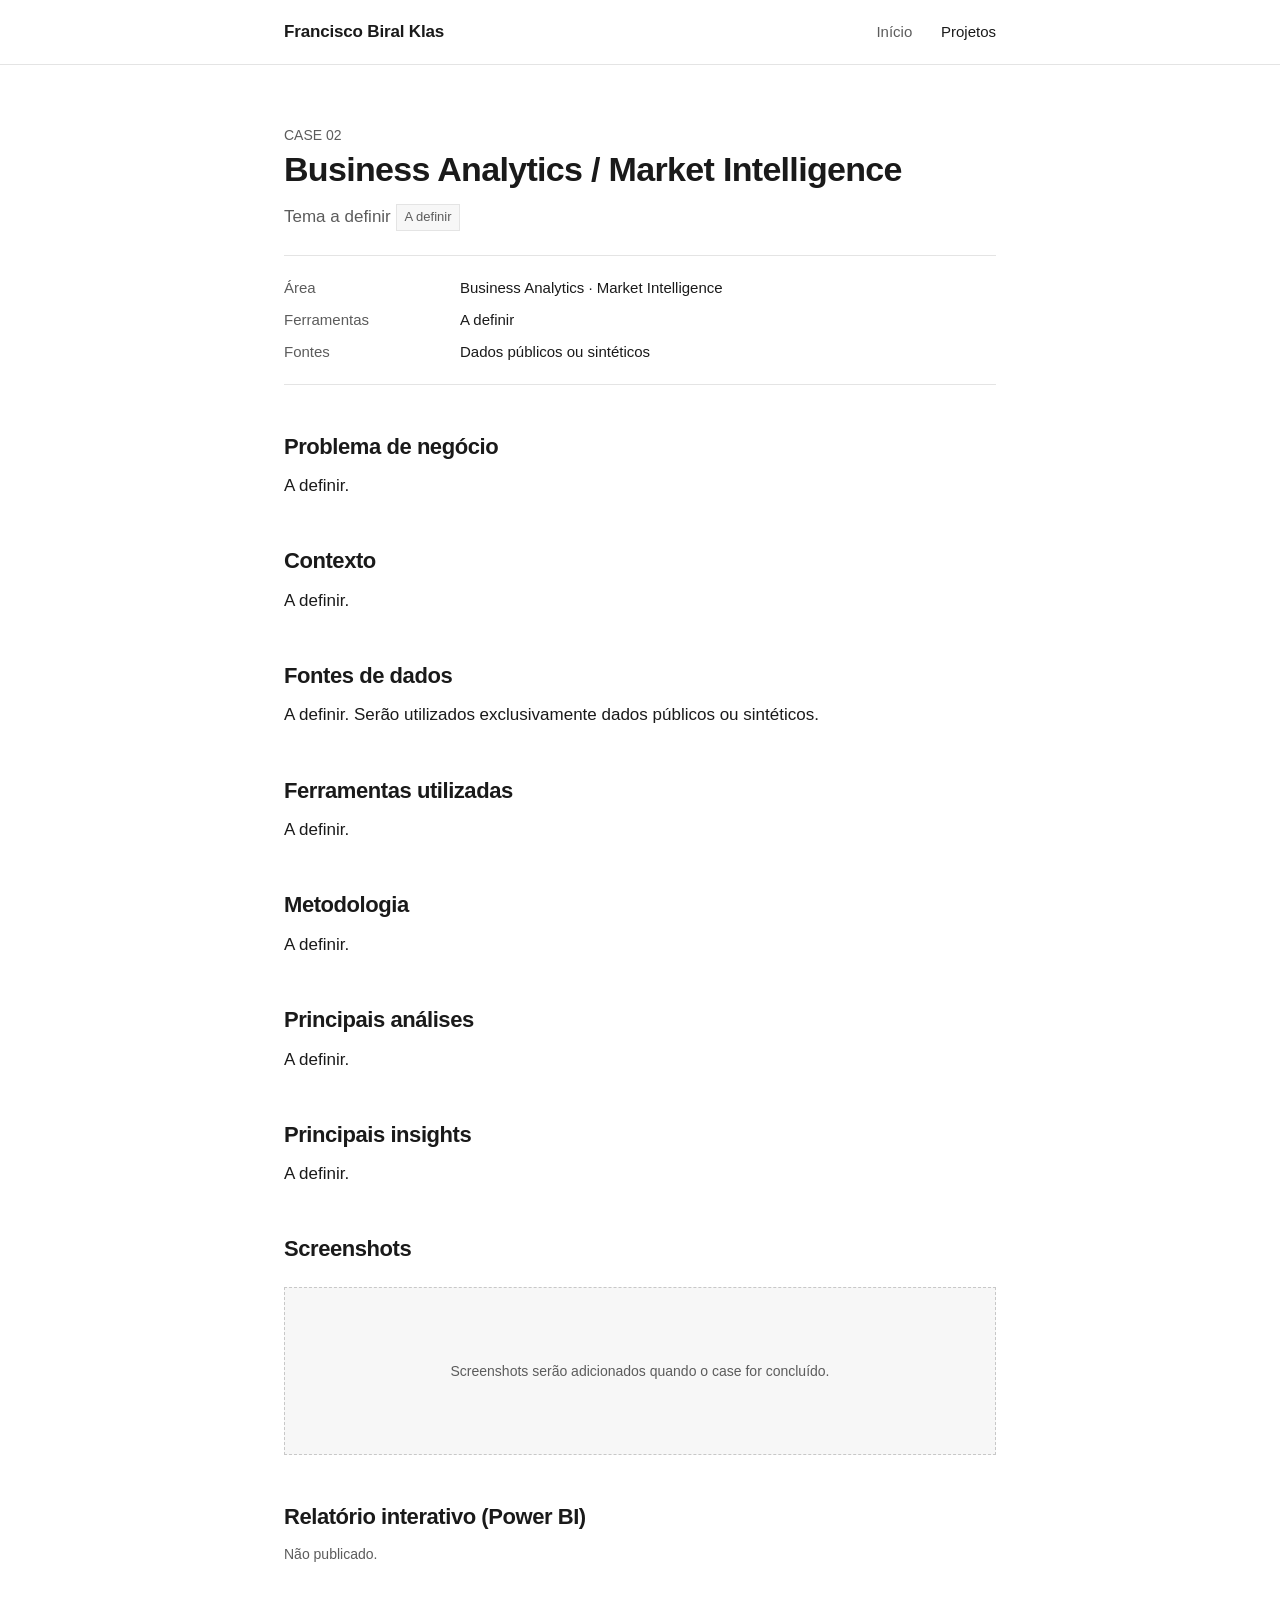
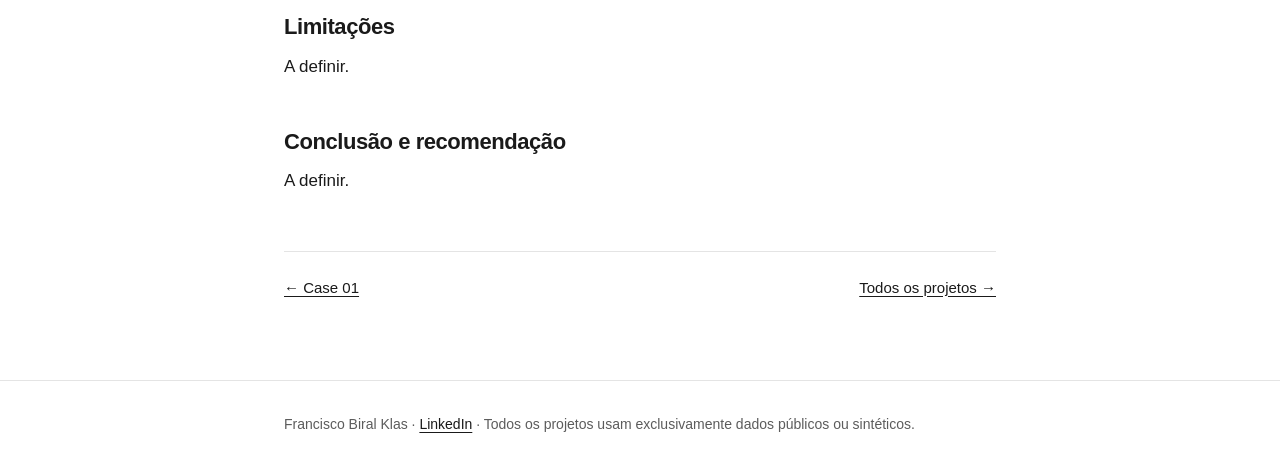
<file: projetos/case-02-market-intelligence.html>
<!DOCTYPE html>
<html lang="pt-BR">
<head>
  <meta charset="utf-8">
  <meta name="viewport" content="width=device-width, initial-scale=1">
  <title>Case 02 — Business Analytics / Market Intelligence — Francisco Biral Klas</title>
  <meta name="description" content="Segundo case de Business Analytics / Market Intelligence (a definir).">
  <link rel="stylesheet" href="../assets/style.css">
</head>
<body>

<header class="site">
  <div class="container">
    <a class="brand" href="../index.html">Francisco Biral Klas</a>
    <nav>
      <a href="../index.html">Início</a>
      <a href="../projetos.html" aria-current="page">Projetos</a>
    </nav>
  </div>
</header>

<main>
  <div class="container">

    <div class="case-header">
      <span class="tag muted small">CASE 02</span>
      <h1>Business Analytics / Market Intelligence</h1>
      <p class="subtitle">Tema a definir <span class="status">A definir</span></p>
    </div>

    <dl class="case-meta">
      <dt>Área</dt><dd>Business Analytics · Market Intelligence</dd>
      <dt>Ferramentas</dt><dd>A definir</dd>
      <dt>Fontes</dt><dd>Dados públicos ou sintéticos</dd>
    </dl>

    <h2>Problema de negócio</h2>
    <p>A definir.</p>

    <h2>Contexto</h2>
    <p>A definir.</p>

    <h2>Fontes de dados</h2>
    <p>A definir. Serão utilizados exclusivamente dados públicos ou sintéticos.</p>

    <h2>Ferramentas utilizadas</h2>
    <p>A definir.</p>

    <h2>Metodologia</h2>
    <p>A definir.</p>

    <h2>Principais análises</h2>
    <p>A definir.</p>

    <h2>Principais insights</h2>
    <p>A definir.</p>

    <h2>Screenshots</h2>
    <figure>
      <div class="placeholder-img">Screenshots serão adicionados quando o case for concluído.</div>
    </figure>

    <h2>Relatório interativo (Power BI)</h2>
    <p class="small muted">Não publicado.</p>

    <h2>Limitações</h2>
    <p>A definir.</p>

    <h2>Conclusão e recomendação</h2>
    <p>A definir.</p>

    <nav class="case-nav">
      <a href="case-01-ensino-superior.html">← Case 01</a>
      <a href="../projetos.html">Todos os projetos →</a>
    </nav>

  </div>
</main>

<footer class="site">
  <div class="container">
    Francisco Biral Klas · <a href="https://www.linkedin.com/in/francisco-klas/" target="_blank" rel="noopener">LinkedIn</a>
    · Todos os projetos usam exclusivamente dados públicos ou sintéticos.
  </div>
</footer>

</body>
</html>
</file>
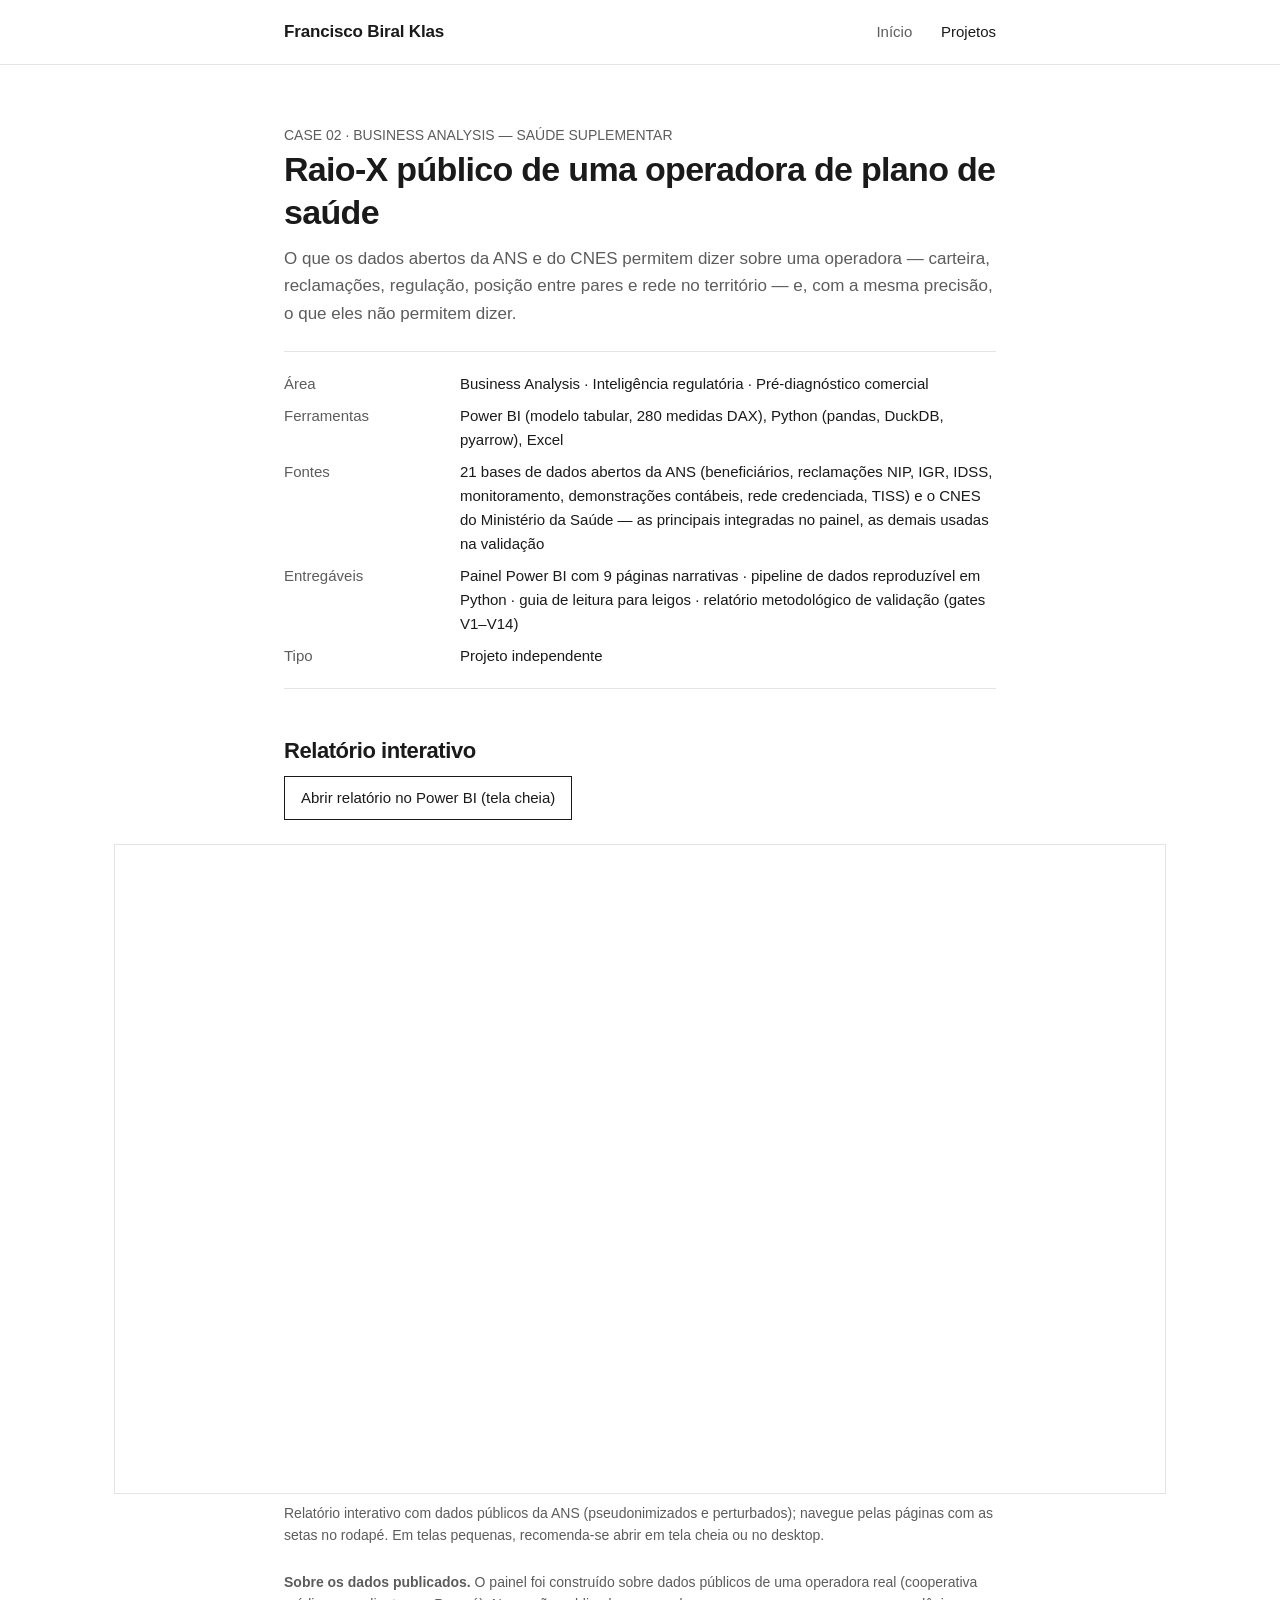
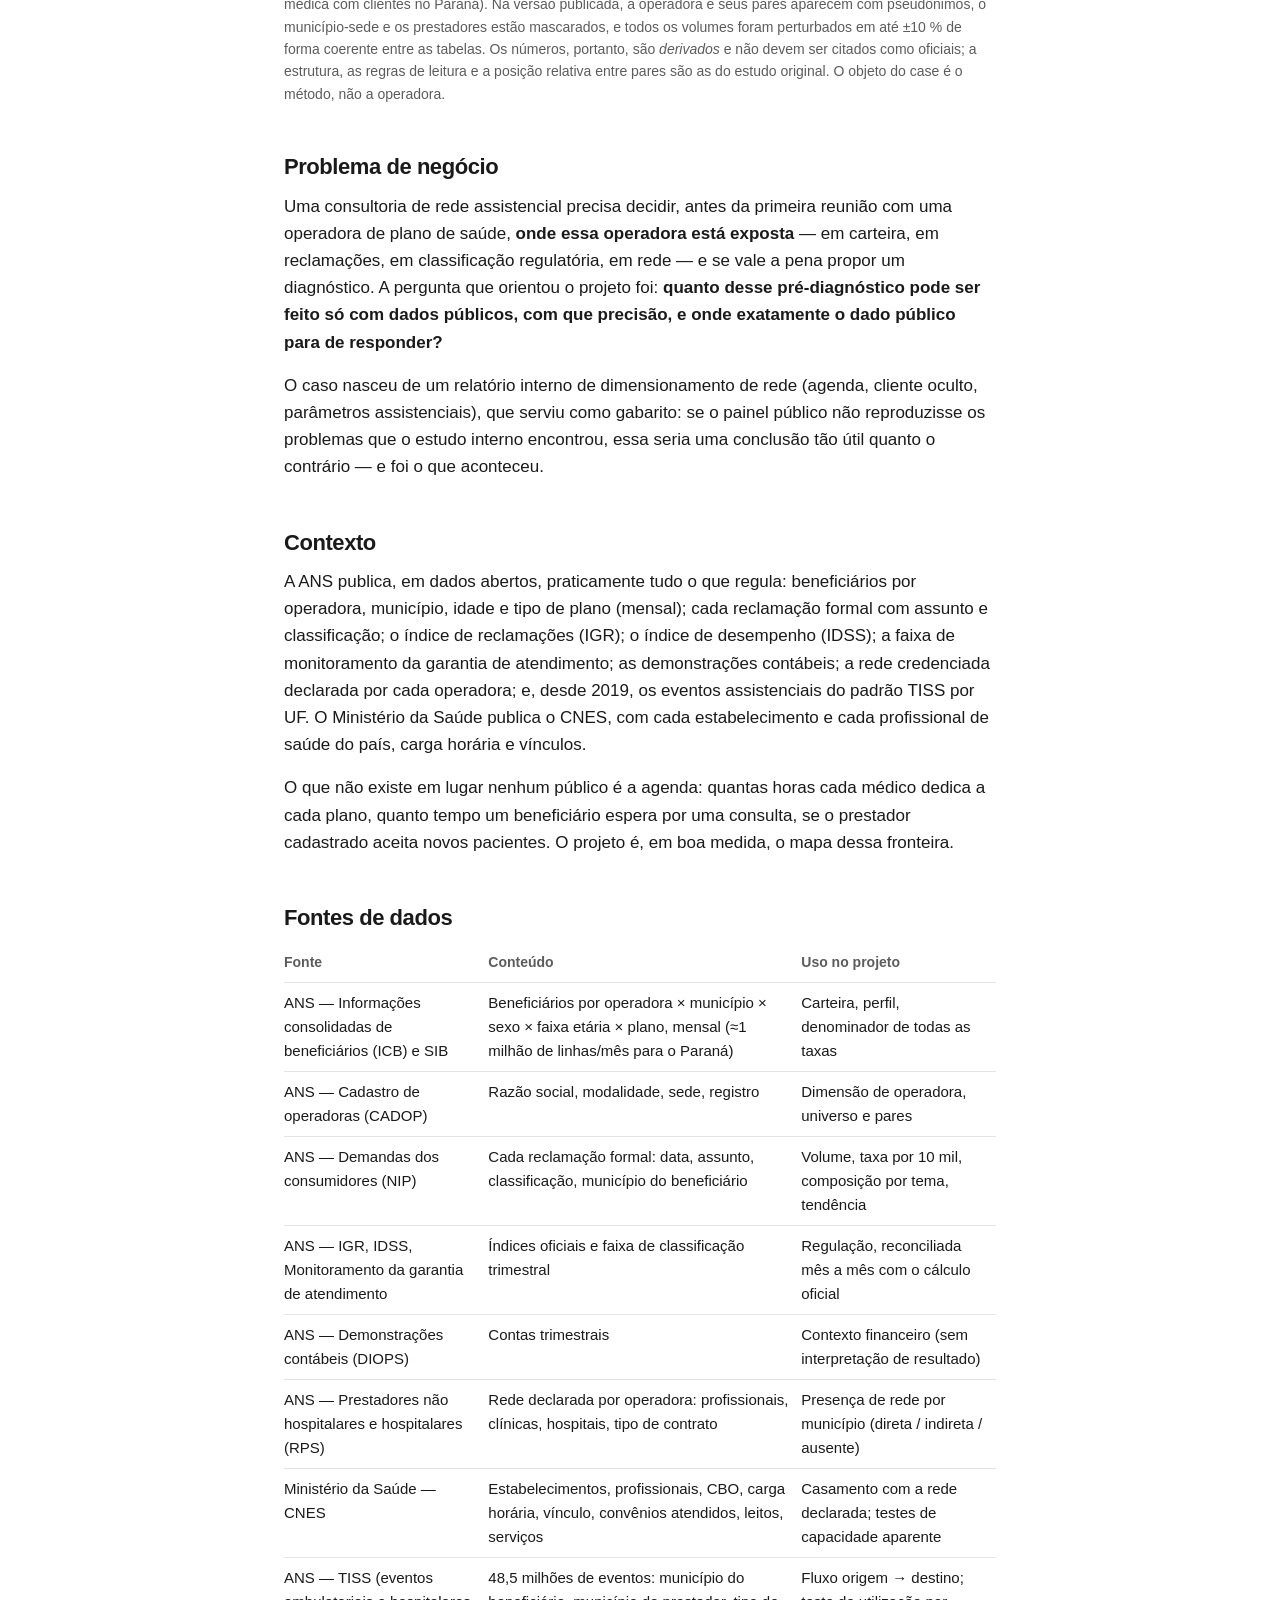
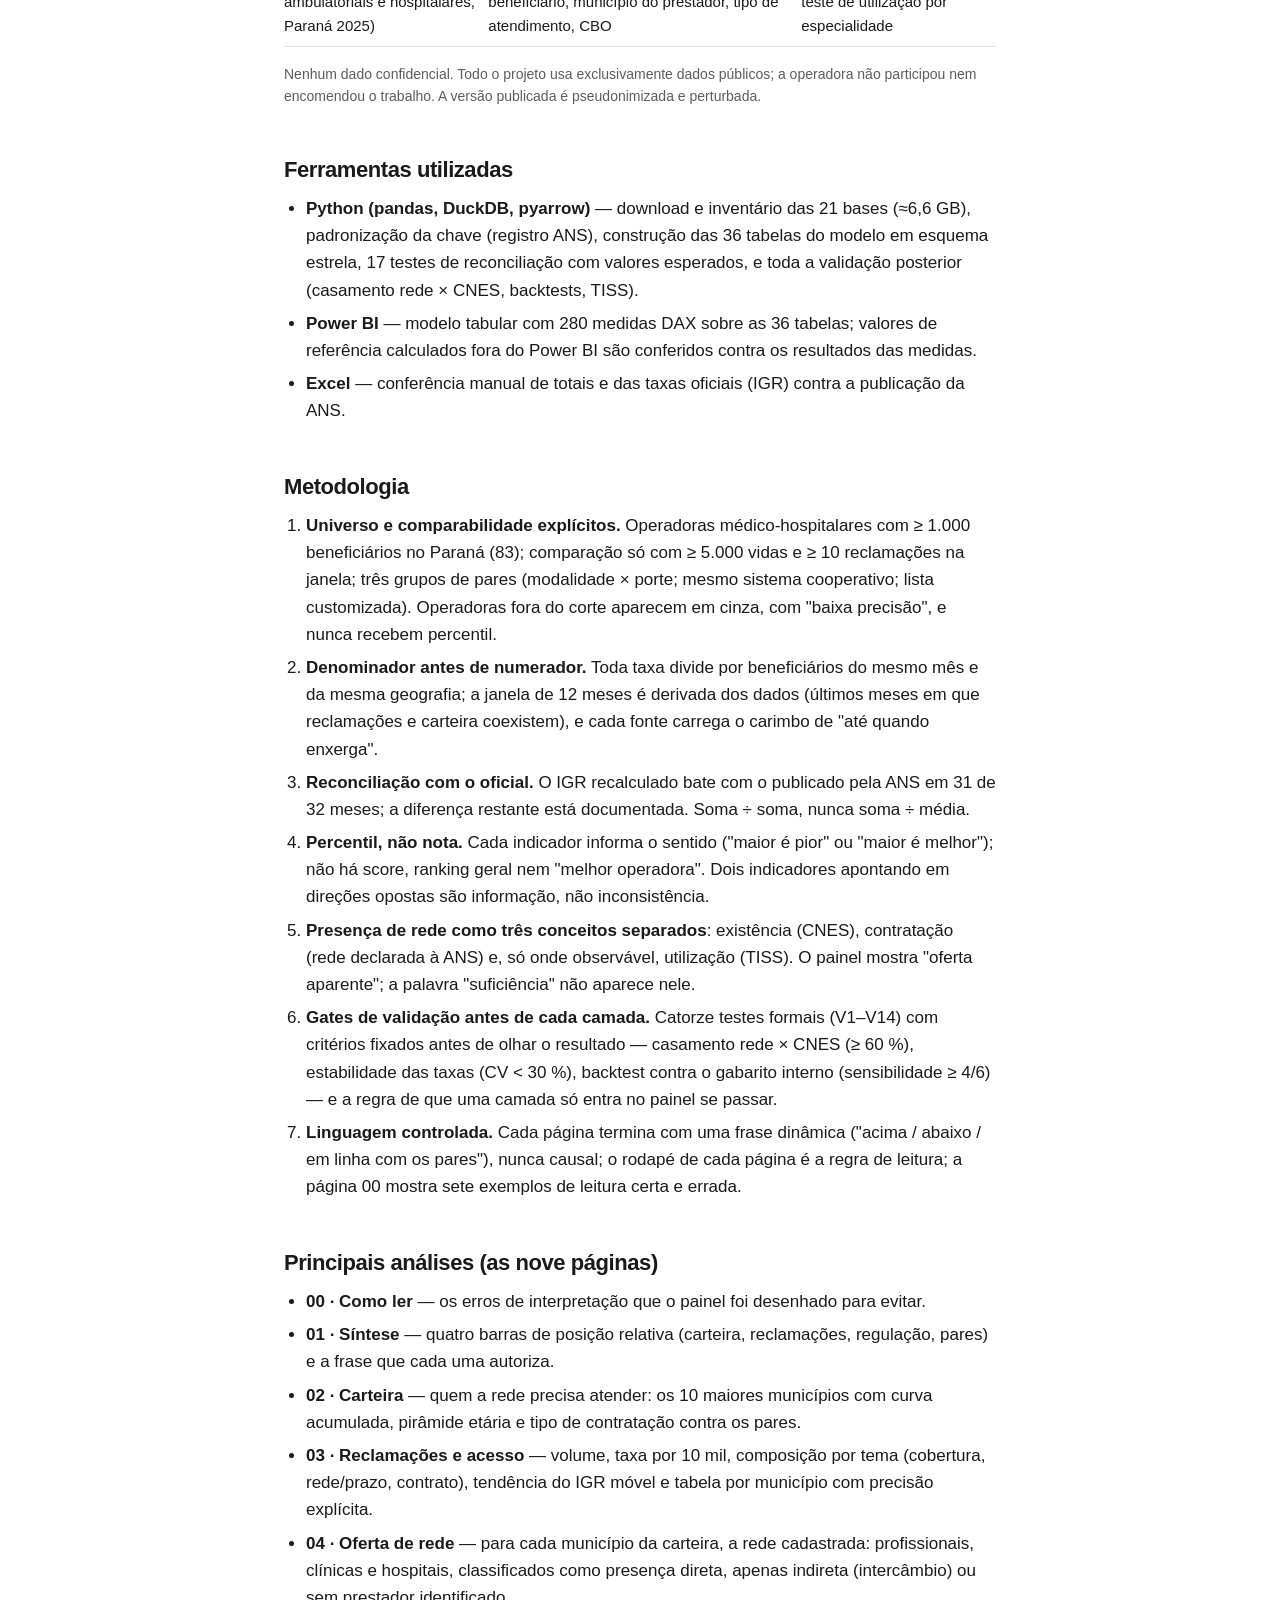
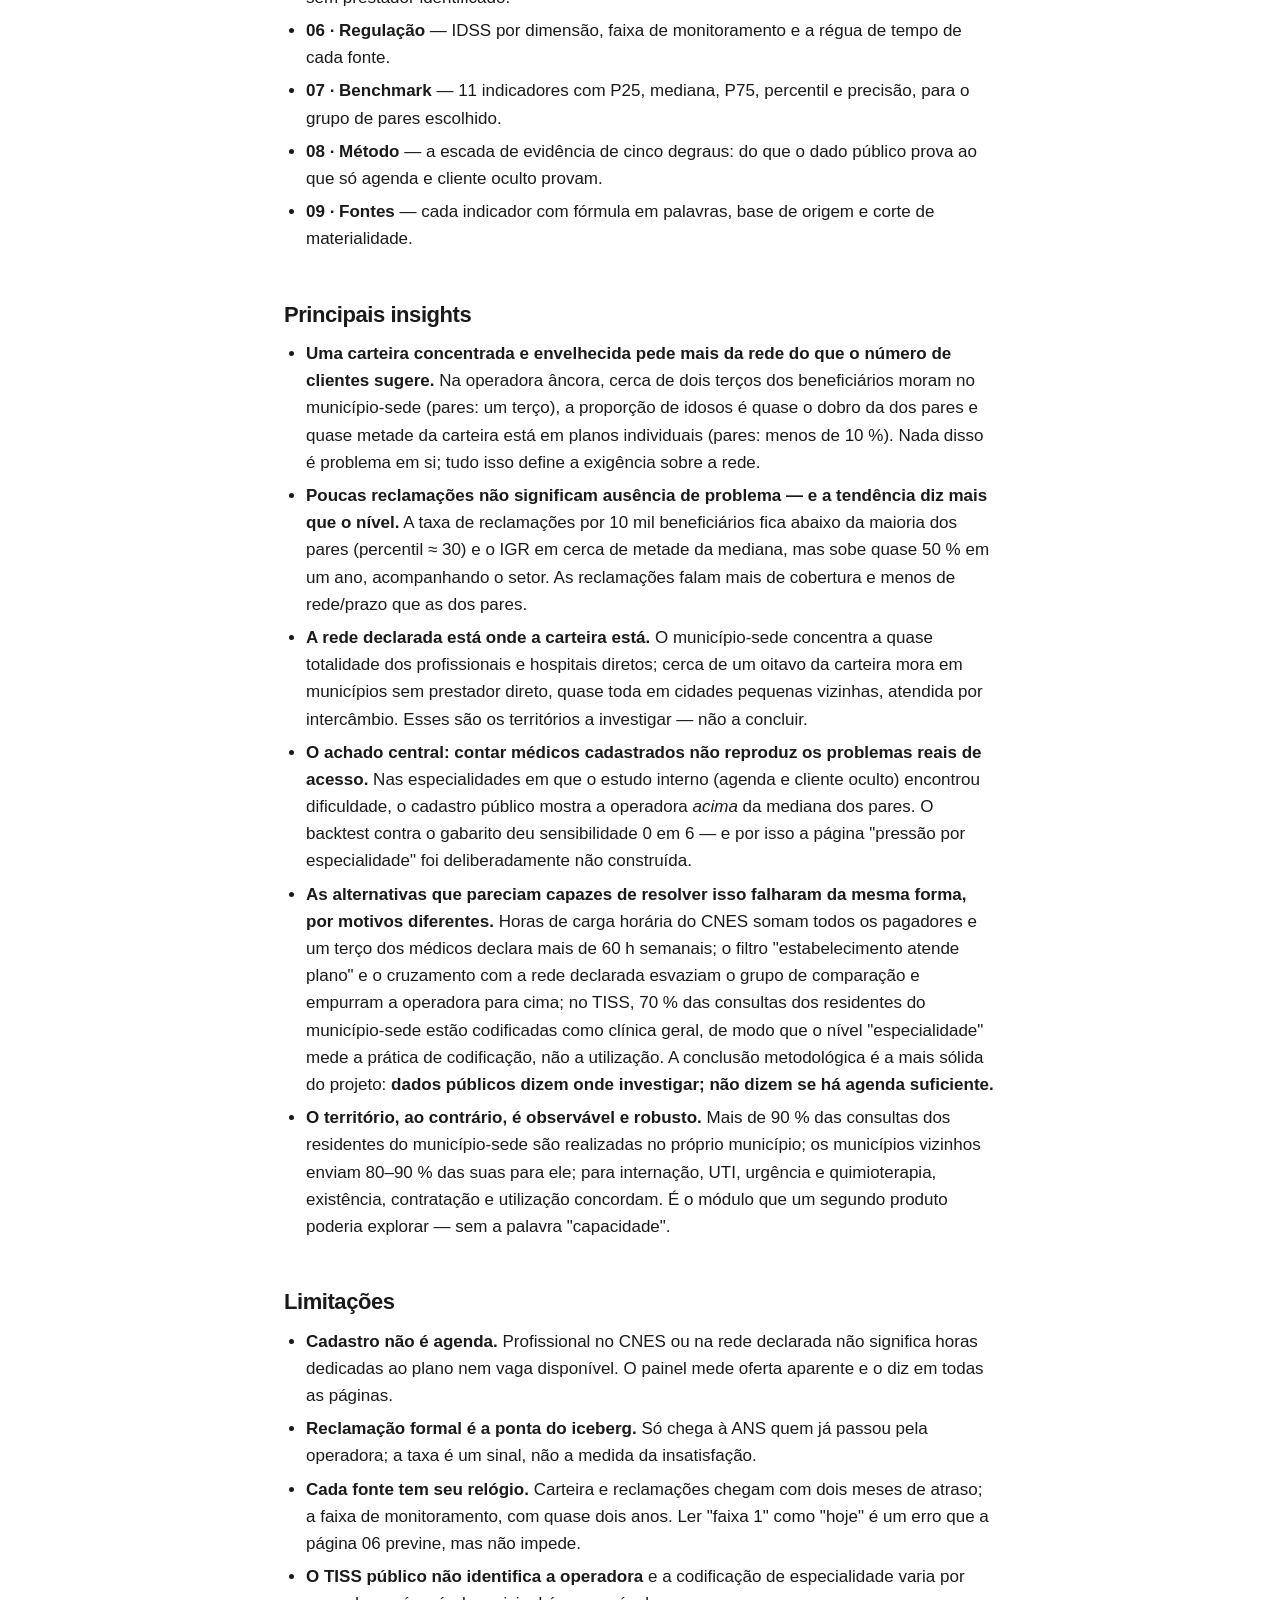
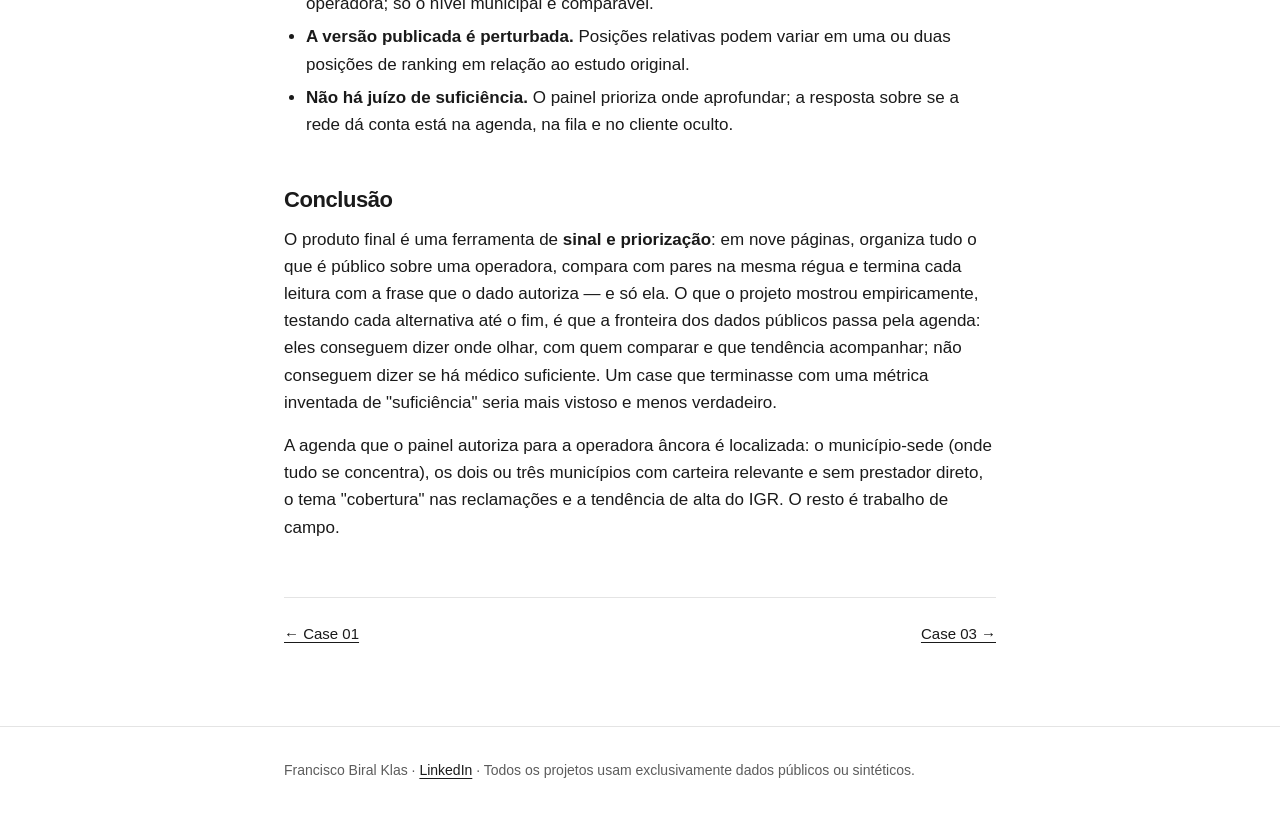
<file: projetos/case-02-raio-x-operadora-saude.html>
<!DOCTYPE html>
<html lang="pt-BR">
<head>
  <meta charset="utf-8">
  <meta name="viewport" content="width=device-width, initial-scale=1">
  <title>Case 02 — Raio-X público de uma operadora de plano de saúde — Francisco Biral Klas</title>
  <meta name="description" content="O que os dados abertos da ANS e do CNES permitem dizer sobre uma operadora de plano de saúde — e o que não permitem. Painel Power BI de nove páginas com carteira, reclamações, regulação, benchmark entre pares e presença territorial de rede.">
  <link rel="stylesheet" href="../assets/style.css">
</head>
<body>

<header class="site">
  <div class="container">
    <a class="brand" href="../index.html">Francisco Biral Klas</a>
    <nav>
      <a href="../index.html">Início</a>
      <a href="../projetos.html" aria-current="page">Projetos</a>
    </nav>
  </div>
</header>

<main>
  <div class="container">

    <!-- ===== CABEÇALHO DO CASE ===== -->
    <div class="case-header">
      <span class="tag muted small">CASE 02 · BUSINESS ANALYSIS — SAÚDE SUPLEMENTAR</span>
      <h1>Raio-X público de uma operadora de plano de saúde</h1>
      <p class="subtitle">O que os dados abertos da ANS e do CNES permitem dizer sobre uma operadora — carteira, reclamações, regulação, posição entre pares e rede no território — e, com a mesma precisão, o que eles não permitem dizer.</p>
    </div>

    <dl class="case-meta">
      <dt>Área</dt><dd>Business Analysis · Inteligência regulatória · Pré-diagnóstico comercial</dd>
      <dt>Ferramentas</dt><dd>Power BI (modelo tabular, 280 medidas DAX), Python (pandas, DuckDB, pyarrow), Excel</dd>
      <dt>Fontes</dt><dd>21 bases de dados abertos da ANS (beneficiários, reclamações NIP, IGR, IDSS, monitoramento, demonstrações contábeis, rede credenciada, TISS) e o CNES do Ministério da Saúde — as principais integradas no painel, as demais usadas na validação</dd>
      <dt>Entregáveis</dt><dd>Painel Power BI com 9 páginas narrativas · pipeline de dados reproduzível em Python · guia de leitura para leigos · relatório metodológico de validação (gates V1–V14)</dd>
      <dt>Tipo</dt><dd>Projeto independente</dd>
    </dl>

    <!-- ===== RELATÓRIO INTERATIVO (Power BI) ===== -->
    <h2>Relatório interativo</h2>
    <!-- Para trocar o relatório: substitua a URL no href do botão e no src do iframe (Power BI → Arquivo → Inserir relatório → Publicar na web). -->
    <p class="links">
      <a class="btn" href="https://app.powerbi.com/view?r=eyJrIjoiOTYzNTIyNTItZDU0MS00ZjQzLTg0YWEtNTYxMTBlZTc2ZWZmIiwidCI6IjU2OWZhODExLTAwZmItNDJmYy05YmU3LWQzZWZjOTkyNDgxMCJ9" target="_blank" rel="noopener">Abrir relatório no Power BI (tela cheia)</a>
    </p>
    <div class="powerbi wide">
      <div class="frame">
        <iframe title="Raio-X público da operadora — Power BI" src="https://app.powerbi.com/view?r=eyJrIjoiOTYzNTIyNTItZDU0MS00ZjQzLTg0YWEtNTYxMTBlZTc2ZWZmIiwidCI6IjU2OWZhODExLTAwZmItNDJmYy05YmU3LWQzZWZjOTkyNDgxMCJ9" allowfullscreen="true"></iframe>
      </div>
      <p class="note">Relatório interativo com dados públicos da ANS (pseudonimizados e perturbados); navegue pelas páginas com as setas no rodapé. Em telas pequenas, recomenda-se abrir em tela cheia ou no desktop.</p>
    </div>
    <p class="small muted">
      <strong>Sobre os dados publicados.</strong> O painel foi construído sobre dados públicos de uma operadora real
      (cooperativa médica com clientes no Paraná). Na versão publicada, a operadora e seus pares aparecem com
      pseudônimos, o município-sede e os prestadores estão mascarados, e todos os volumes foram perturbados
      em até ±10 % de forma coerente entre as tabelas. Os números, portanto, são <em>derivados</em> e não devem ser
      citados como oficiais; a estrutura, as regras de leitura e a posição relativa entre pares são as do estudo original.
      O objeto do case é o método, não a operadora.
    </p>

    <!-- ===== 1. PROBLEMA DE NEGÓCIO ===== -->
    <h2>Problema de negócio</h2>
    <p>
      Uma consultoria de rede assistencial precisa decidir, antes da primeira reunião com uma operadora de plano
      de saúde, <strong>onde essa operadora está exposta</strong> — em carteira, em reclamações, em classificação
      regulatória, em rede — e se vale a pena propor um diagnóstico. A pergunta que orientou o projeto foi:
      <strong>quanto desse pré-diagnóstico pode ser feito só com dados públicos, com que precisão, e onde exatamente
      o dado público para de responder?</strong>
    </p>
    <p>
      O caso nasceu de um relatório interno de dimensionamento de rede (agenda, cliente oculto, parâmetros
      assistenciais), que serviu como gabarito: se o painel público não reproduzisse os problemas que o estudo
      interno encontrou, essa seria uma conclusão tão útil quanto o contrário — e foi o que aconteceu.
    </p>

    <!-- ===== 2. CONTEXTO ===== -->
    <h2>Contexto</h2>
    <p>
      A ANS publica, em dados abertos, praticamente tudo o que regula: beneficiários por operadora, município,
      idade e tipo de plano (mensal); cada reclamação formal com assunto e classificação; o índice de reclamações
      (IGR); o índice de desempenho (IDSS); a faixa de monitoramento da garantia de atendimento; as demonstrações
      contábeis; a rede credenciada declarada por cada operadora; e, desde 2019, os eventos assistenciais do
      padrão TISS por UF. O Ministério da Saúde publica o CNES, com cada estabelecimento e cada profissional
      de saúde do país, carga horária e vínculos.
    </p>
    <p>
      O que não existe em lugar nenhum público é a agenda: quantas horas cada médico dedica a cada plano,
      quanto tempo um beneficiário espera por uma consulta, se o prestador cadastrado aceita novos pacientes.
      O projeto é, em boa medida, o mapa dessa fronteira.
    </p>

    <!-- ===== 3. FONTES DE DADOS ===== -->
    <h2>Fontes de dados</h2>
    <table>
      <thead><tr><th>Fonte</th><th>Conteúdo</th><th>Uso no projeto</th></tr></thead>
      <tbody>
        <tr><td>ANS — Informações consolidadas de beneficiários (ICB) e SIB</td><td>Beneficiários por operadora × município × sexo × faixa etária × plano, mensal (≈1 milhão de linhas/mês para o Paraná)</td><td>Carteira, perfil, denominador de todas as taxas</td></tr>
        <tr><td>ANS — Cadastro de operadoras (CADOP)</td><td>Razão social, modalidade, sede, registro</td><td>Dimensão de operadora, universo e pares</td></tr>
        <tr><td>ANS — Demandas dos consumidores (NIP)</td><td>Cada reclamação formal: data, assunto, classificação, município do beneficiário</td><td>Volume, taxa por 10 mil, composição por tema, tendência</td></tr>
        <tr><td>ANS — IGR, IDSS, Monitoramento da garantia de atendimento</td><td>Índices oficiais e faixa de classificação trimestral</td><td>Regulação, reconciliada mês a mês com o cálculo oficial</td></tr>
        <tr><td>ANS — Demonstrações contábeis (DIOPS)</td><td>Contas trimestrais</td><td>Contexto financeiro (sem interpretação de resultado)</td></tr>
        <tr><td>ANS — Prestadores não hospitalares e hospitalares (RPS)</td><td>Rede declarada por operadora: profissionais, clínicas, hospitais, tipo de contrato</td><td>Presença de rede por município (direta / indireta / ausente)</td></tr>
        <tr><td>Ministério da Saúde — CNES</td><td>Estabelecimentos, profissionais, CBO, carga horária, vínculo, convênios atendidos, leitos, serviços</td><td>Casamento com a rede declarada; testes de capacidade aparente</td></tr>
        <tr><td>ANS — TISS (eventos ambulatoriais e hospitalares, Paraná 2025)</td><td>48,5 milhões de eventos: município do beneficiário, município do prestador, tipo de atendimento, CBO</td><td>Fluxo origem → destino; teste de utilização por especialidade</td></tr>
      </tbody>
    </table>
    <p class="small muted">Nenhum dado confidencial. Todo o projeto usa exclusivamente dados públicos; a operadora não participou nem encomendou o trabalho. A versão publicada é pseudonimizada e perturbada.</p>

    <!-- ===== 4. FERRAMENTAS ===== -->
    <h2>Ferramentas utilizadas</h2>
    <ul>
      <li><strong>Python (pandas, DuckDB, pyarrow)</strong> — download e inventário das 21 bases (≈6,6 GB), padronização da chave (registro ANS), construção das 36 tabelas do modelo em esquema estrela, 17 testes de reconciliação com valores esperados, e toda a validação posterior (casamento rede × CNES, backtests, TISS).</li>
      <li><strong>Power BI</strong> — modelo tabular com 280 medidas DAX sobre as 36 tabelas; valores de referência calculados fora do Power BI são conferidos contra os resultados das medidas.</li>
      <li><strong>Excel</strong> — conferência manual de totais e das taxas oficiais (IGR) contra a publicação da ANS.</li>
    </ul>

    <!-- ===== 5. METODOLOGIA ===== -->
    <h2>Metodologia</h2>
    <ol>
      <li><strong>Universo e comparabilidade explícitos.</strong> Operadoras médico-hospitalares com ≥ 1.000 beneficiários no Paraná (83); comparação só com ≥ 5.000 vidas e ≥ 10 reclamações na janela; três grupos de pares (modalidade × porte; mesmo sistema cooperativo; lista customizada). Operadoras fora do corte aparecem em cinza, com "baixa precisão", e nunca recebem percentil.</li>
      <li><strong>Denominador antes de numerador.</strong> Toda taxa divide por beneficiários do mesmo mês e da mesma geografia; a janela de 12 meses é derivada dos dados (últimos meses em que reclamações e carteira coexistem), e cada fonte carrega o carimbo de "até quando enxerga".</li>
      <li><strong>Reconciliação com o oficial.</strong> O IGR recalculado bate com o publicado pela ANS em 31 de 32 meses; a diferença restante está documentada. Soma ÷ soma, nunca soma ÷ média.</li>
      <li><strong>Percentil, não nota.</strong> Cada indicador informa o sentido ("maior é pior" ou "maior é melhor"); não há score, ranking geral nem "melhor operadora". Dois indicadores apontando em direções opostas são informação, não inconsistência.</li>
      <li><strong>Presença de rede como três conceitos separados</strong>: existência (CNES), contratação (rede declarada à ANS) e, só onde observável, utilização (TISS). O painel mostra "oferta aparente"; a palavra "suficiência" não aparece nele.</li>
      <li><strong>Gates de validação antes de cada camada.</strong> Catorze testes formais (V1–V14) com critérios fixados antes de olhar o resultado — casamento rede × CNES (≥ 60 %), estabilidade das taxas (CV &lt; 30 %), backtest contra o gabarito interno (sensibilidade ≥ 4/6) — e a regra de que uma camada só entra no painel se passar.</li>
      <li><strong>Linguagem controlada.</strong> Cada página termina com uma frase dinâmica ("acima / abaixo / em linha com os pares"), nunca causal; o rodapé de cada página é a regra de leitura; a página 00 mostra sete exemplos de leitura certa e errada.</li>
    </ol>

    <!-- ===== 6. PRINCIPAIS ANÁLISES ===== -->
    <h2>Principais análises (as nove páginas)</h2>
    <ul>
      <li><strong>00 · Como ler</strong> — os erros de interpretação que o painel foi desenhado para evitar.</li>
      <li><strong>01 · Síntese</strong> — quatro barras de posição relativa (carteira, reclamações, regulação, pares) e a frase que cada uma autoriza.</li>
      <li><strong>02 · Carteira</strong> — quem a rede precisa atender: os 10 maiores municípios com curva acumulada, pirâmide etária e tipo de contratação contra os pares.</li>
      <li><strong>03 · Reclamações e acesso</strong> — volume, taxa por 10 mil, composição por tema (cobertura, rede/prazo, contrato), tendência do IGR móvel e tabela por município com precisão explícita.</li>
      <li><strong>04 · Oferta de rede</strong> — para cada município da carteira, a rede cadastrada: profissionais, clínicas e hospitais, classificados como presença direta, apenas indireta (intercâmbio) ou sem prestador identificado.</li>
      <li><strong>06 · Regulação</strong> — IDSS por dimensão, faixa de monitoramento e a régua de tempo de cada fonte.</li>
      <li><strong>07 · Benchmark</strong> — 11 indicadores com P25, mediana, P75, percentil e precisão, para o grupo de pares escolhido.</li>
      <li><strong>08 · Método</strong> — a escada de evidência de cinco degraus: do que o dado público prova ao que só agenda e cliente oculto provam.</li>
      <li><strong>09 · Fontes</strong> — cada indicador com fórmula em palavras, base de origem e corte de materialidade.</li>
    </ul>

    <!-- ===== 7. PRINCIPAIS INSIGHTS ===== -->
    <h2>Principais insights</h2>
    <ul>
      <li><strong>Uma carteira concentrada e envelhecida pede mais da rede do que o número de clientes sugere.</strong> Na operadora âncora, cerca de dois terços dos beneficiários moram no município-sede (pares: um terço), a proporção de idosos é quase o dobro da dos pares e quase metade da carteira está em planos individuais (pares: menos de 10 %). Nada disso é problema em si; tudo isso define a exigência sobre a rede.</li>
      <li><strong>Poucas reclamações não significam ausência de problema — e a tendência diz mais que o nível.</strong> A taxa de reclamações por 10 mil beneficiários fica abaixo da maioria dos pares (percentil ≈ 30) e o IGR em cerca de metade da mediana, mas sobe quase 50 % em um ano, acompanhando o setor. As reclamações falam mais de cobertura e menos de rede/prazo que as dos pares.</li>
      <li><strong>A rede declarada está onde a carteira está.</strong> O município-sede concentra a quase totalidade dos profissionais e hospitais diretos; cerca de um oitavo da carteira mora em municípios sem prestador direto, quase toda em cidades pequenas vizinhas, atendida por intercâmbio. Esses são os territórios a investigar — não a concluir.</li>
      <li><strong>O achado central: contar médicos cadastrados não reproduz os problemas reais de acesso.</strong> Nas especialidades em que o estudo interno (agenda e cliente oculto) encontrou dificuldade, o cadastro público mostra a operadora <em>acima</em> da mediana dos pares. O backtest contra o gabarito deu sensibilidade 0 em 6 — e por isso a página "pressão por especialidade" foi deliberadamente não construída.</li>
      <li><strong>As alternativas que pareciam capazes de resolver isso falharam da mesma forma, por motivos diferentes.</strong> Horas de carga horária do CNES somam todos os pagadores e um terço dos médicos declara mais de 60 h semanais; o filtro "estabelecimento atende plano" e o cruzamento com a rede declarada esvaziam o grupo de comparação e empurram a operadora para cima; no TISS, 70 % das consultas dos residentes do município-sede estão codificadas como clínica geral, de modo que o nível "especialidade" mede a prática de codificação, não a utilização. A conclusão metodológica é a mais sólida do projeto: <strong>dados públicos dizem onde investigar; não dizem se há agenda suficiente.</strong></li>
      <li><strong>O território, ao contrário, é observável e robusto.</strong> Mais de 90 % das consultas dos residentes do município-sede são realizadas no próprio município; os municípios vizinhos enviam 80–90 % das suas para ele; para internação, UTI, urgência e quimioterapia, existência, contratação e utilização concordam. É o módulo que um segundo produto poderia explorar — sem a palavra "capacidade".</li>
    </ul>

    <!-- ===== 8. SCREENSHOTS ===== -->
    <!--
      PARA ADICIONAR OS PRINTS: tire capturas da versão publicada (pseudonimizada), salve em assets/img/case-02/
      como 00-como-ler.png, 01-sintese.png ... e troque este comentário por blocos <figure class="wide">, como no Case 01.
    -->

    <!-- ===== 9. LIMITAÇÕES ===== -->
    <h2>Limitações</h2>
    <ul>
      <li><strong>Cadastro não é agenda.</strong> Profissional no CNES ou na rede declarada não significa horas dedicadas ao plano nem vaga disponível. O painel mede oferta aparente e o diz em todas as páginas.</li>
      <li><strong>Reclamação formal é a ponta do iceberg.</strong> Só chega à ANS quem já passou pela operadora; a taxa é um sinal, não a medida da insatisfação.</li>
      <li><strong>Cada fonte tem seu relógio.</strong> Carteira e reclamações chegam com dois meses de atraso; a faixa de monitoramento, com quase dois anos. Ler "faixa 1" como "hoje" é um erro que a página 06 previne, mas não impede.</li>
      <li><strong>O TISS público não identifica a operadora</strong> e a codificação de especialidade varia por operadora; só o nível municipal é comparável.</li>
      <li><strong>A versão publicada é perturbada.</strong> Posições relativas podem variar em uma ou duas posições de ranking em relação ao estudo original.</li>
      <li><strong>Não há juízo de suficiência.</strong> O painel prioriza onde aprofundar; a resposta sobre se a rede dá conta está na agenda, na fila e no cliente oculto.</li>
    </ul>

    <!-- ===== 10. CONCLUSÃO ===== -->
    <h2>Conclusão</h2>
    <p>
      O produto final é uma ferramenta de <strong>sinal e priorização</strong>: em nove páginas, organiza tudo o que é
      público sobre uma operadora, compara com pares na mesma régua e termina cada leitura com a frase que o dado
      autoriza — e só ela. O que o projeto mostrou empiricamente, testando cada alternativa até o fim, é que a
      fronteira dos dados públicos passa pela agenda: eles conseguem dizer onde olhar, com quem comparar e que
      tendência acompanhar; não conseguem dizer se há médico suficiente. Um case que terminasse com uma métrica
      inventada de "suficiência" seria mais vistoso e menos verdadeiro.
    </p>
    <p>A agenda que o painel autoriza para a operadora âncora é localizada: o município-sede (onde tudo se concentra), os dois ou três municípios com carteira relevante e sem prestador direto, o tema "cobertura" nas reclamações e a tendência de alta do IGR. O resto é trabalho de campo.</p>

    <nav class="case-nav">
      <a href="case-01-ensino-superior.html">← Case 01</a>
      <a href="case-03-mercado-drones-agricolas.html">Case 03 →</a>
    </nav>

  </div>
</main>

<footer class="site">
  <div class="container">
    Francisco Biral Klas · <a href="https://www.linkedin.com/in/francisco-klas/" target="_blank" rel="noopener">LinkedIn</a>
    · Todos os projetos usam exclusivamente dados públicos ou sintéticos.
  </div>
</footer>

</body>
</html>
</file>
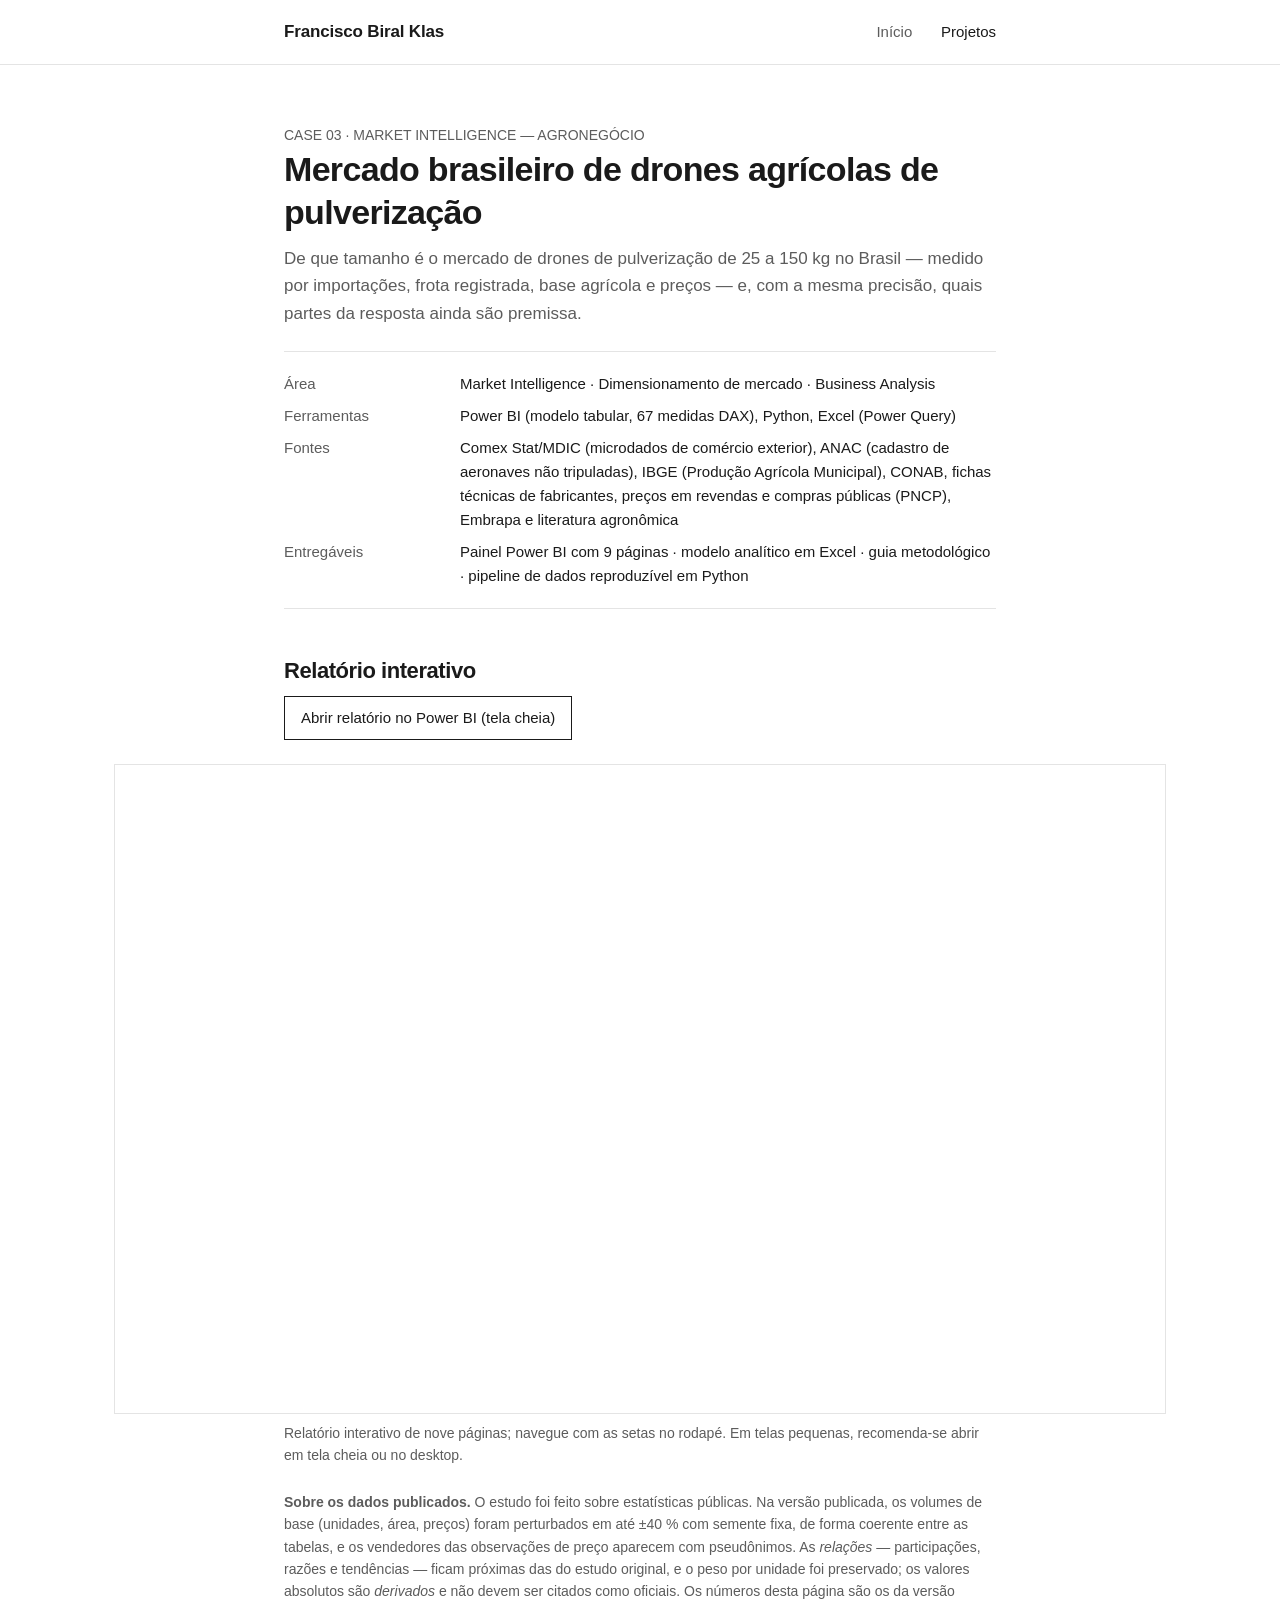
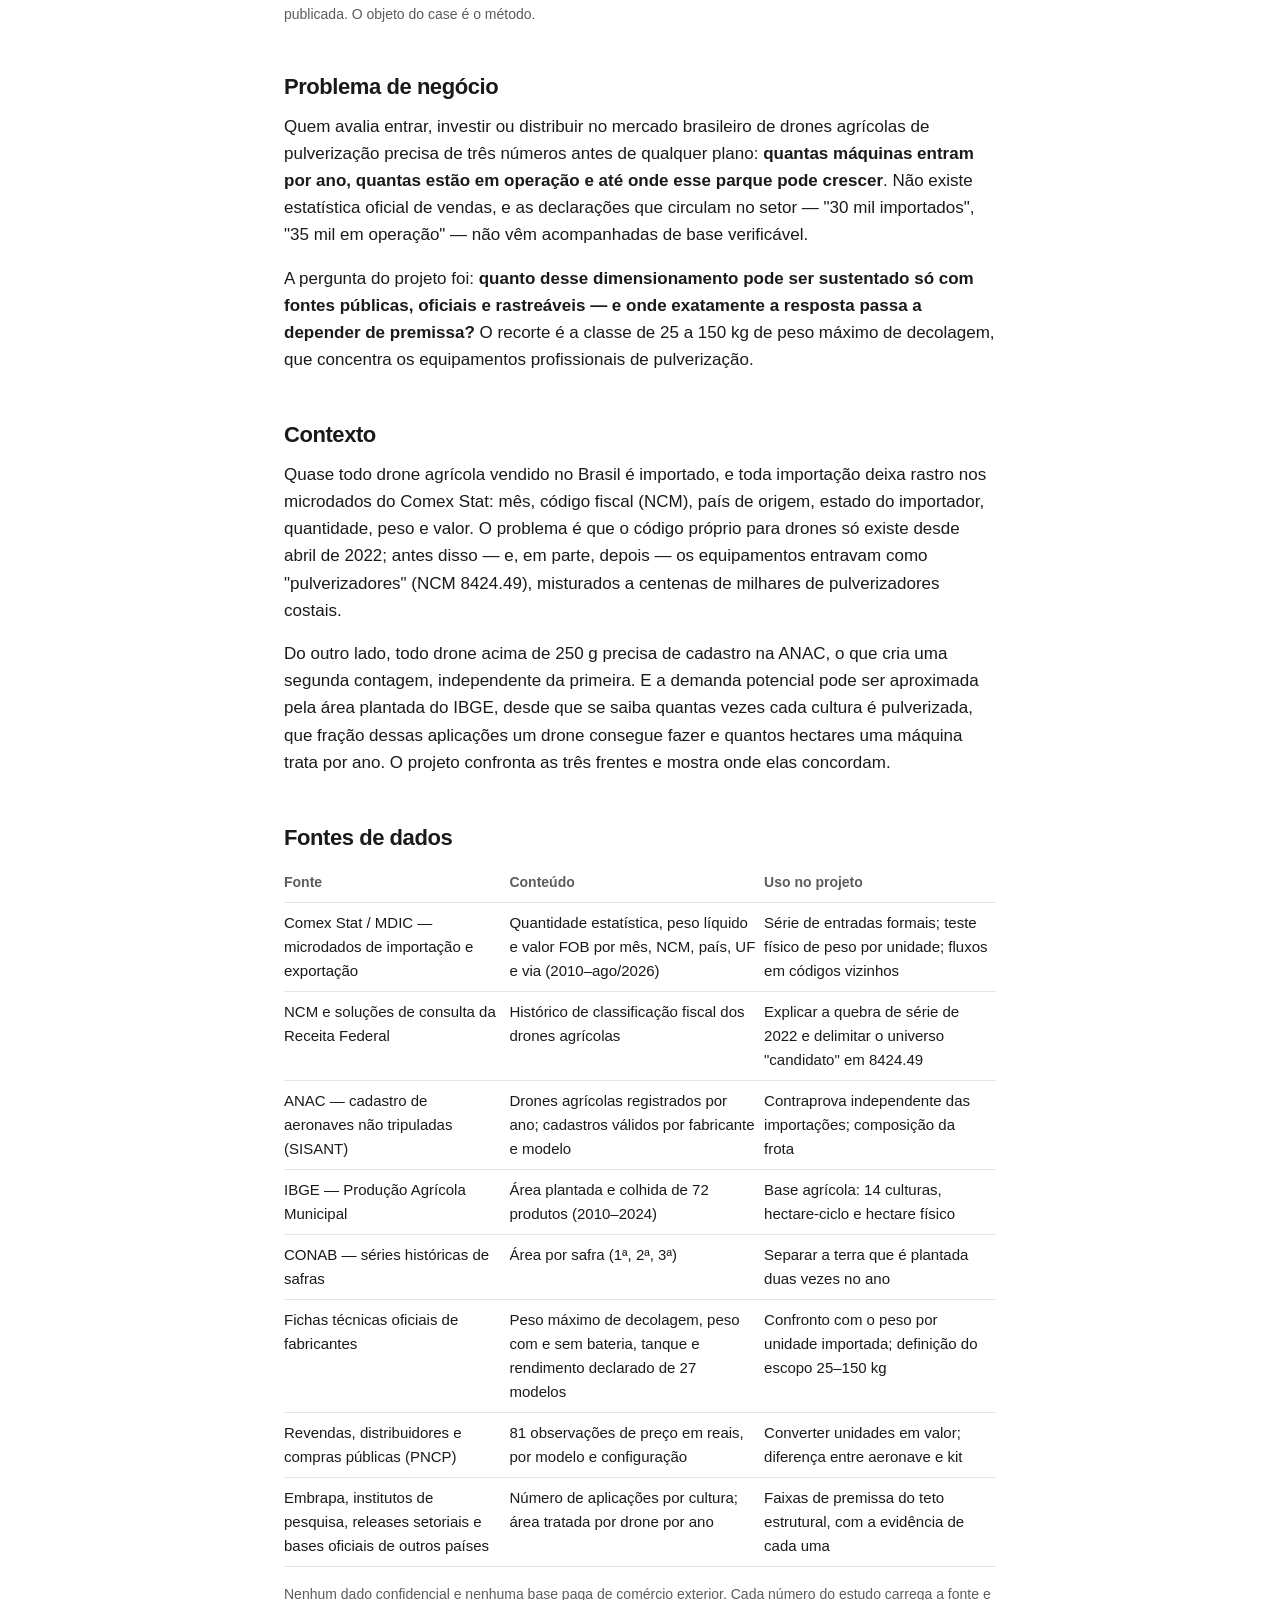
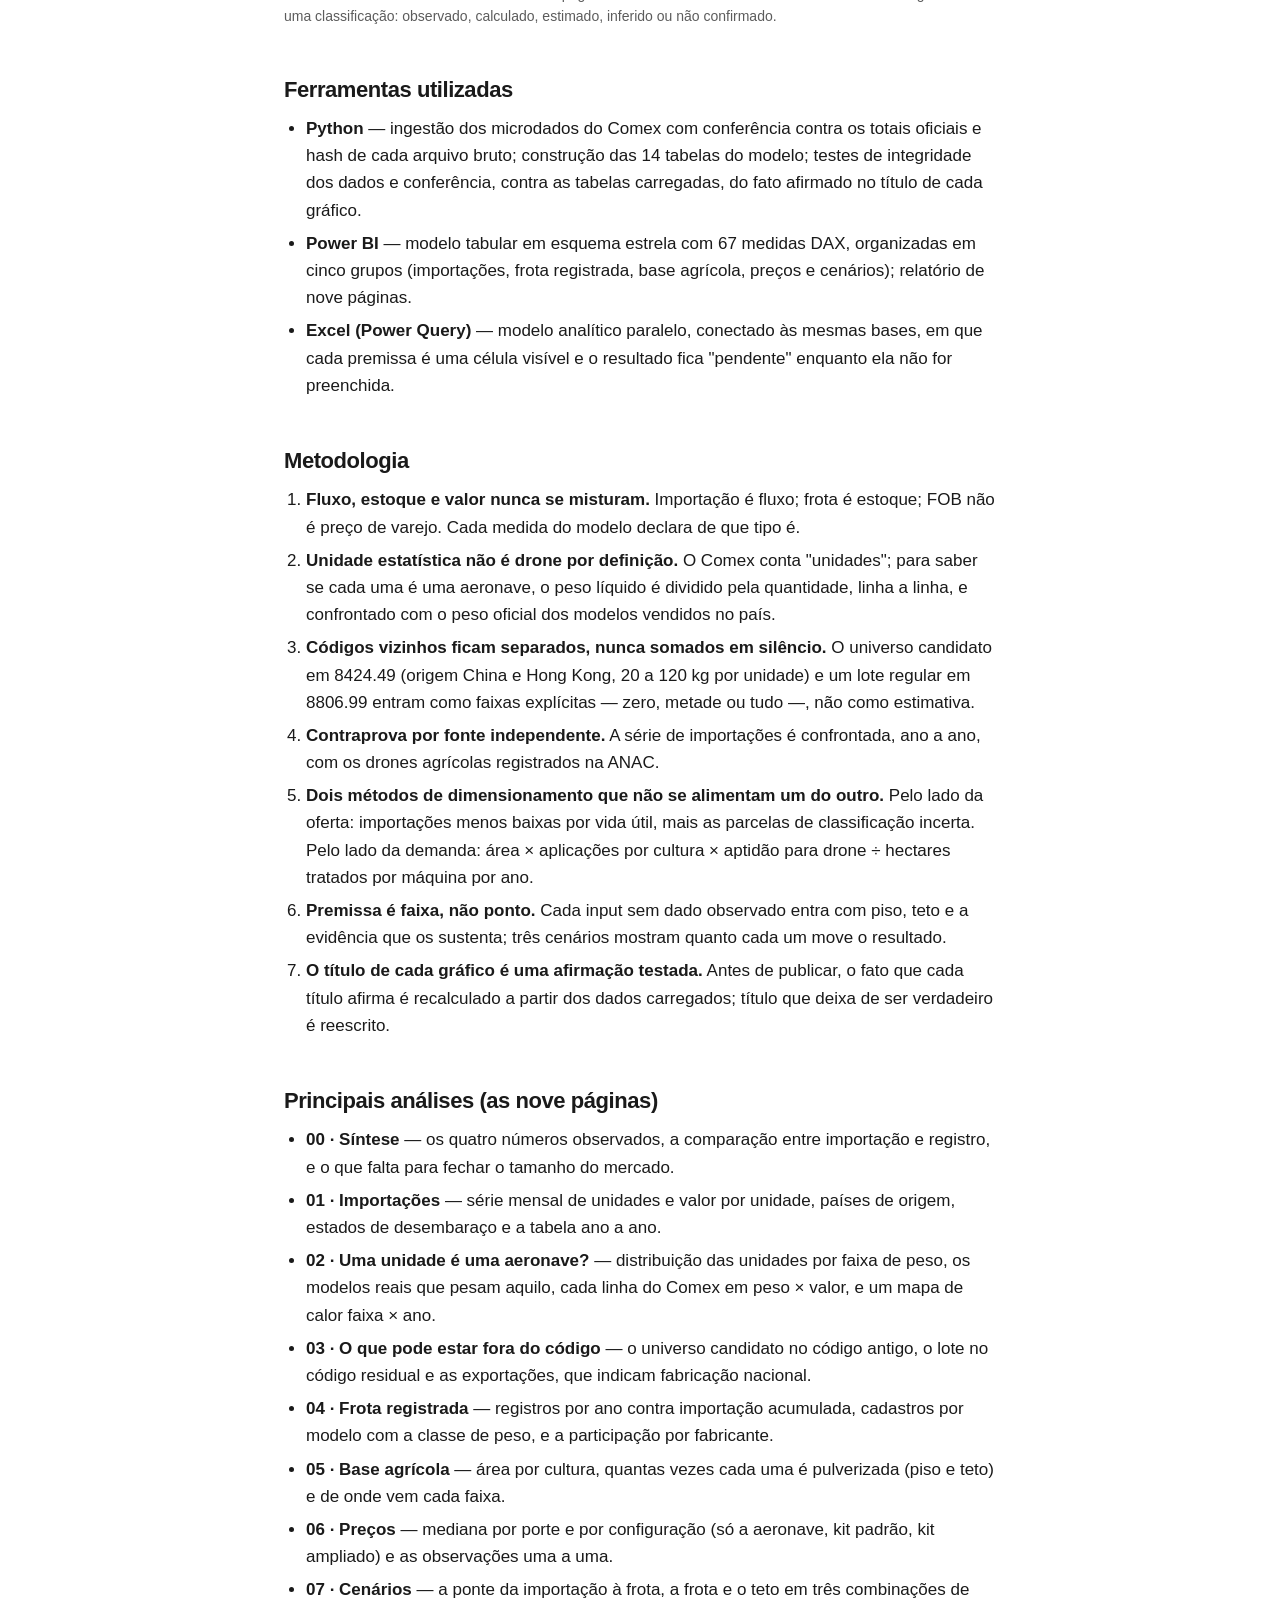
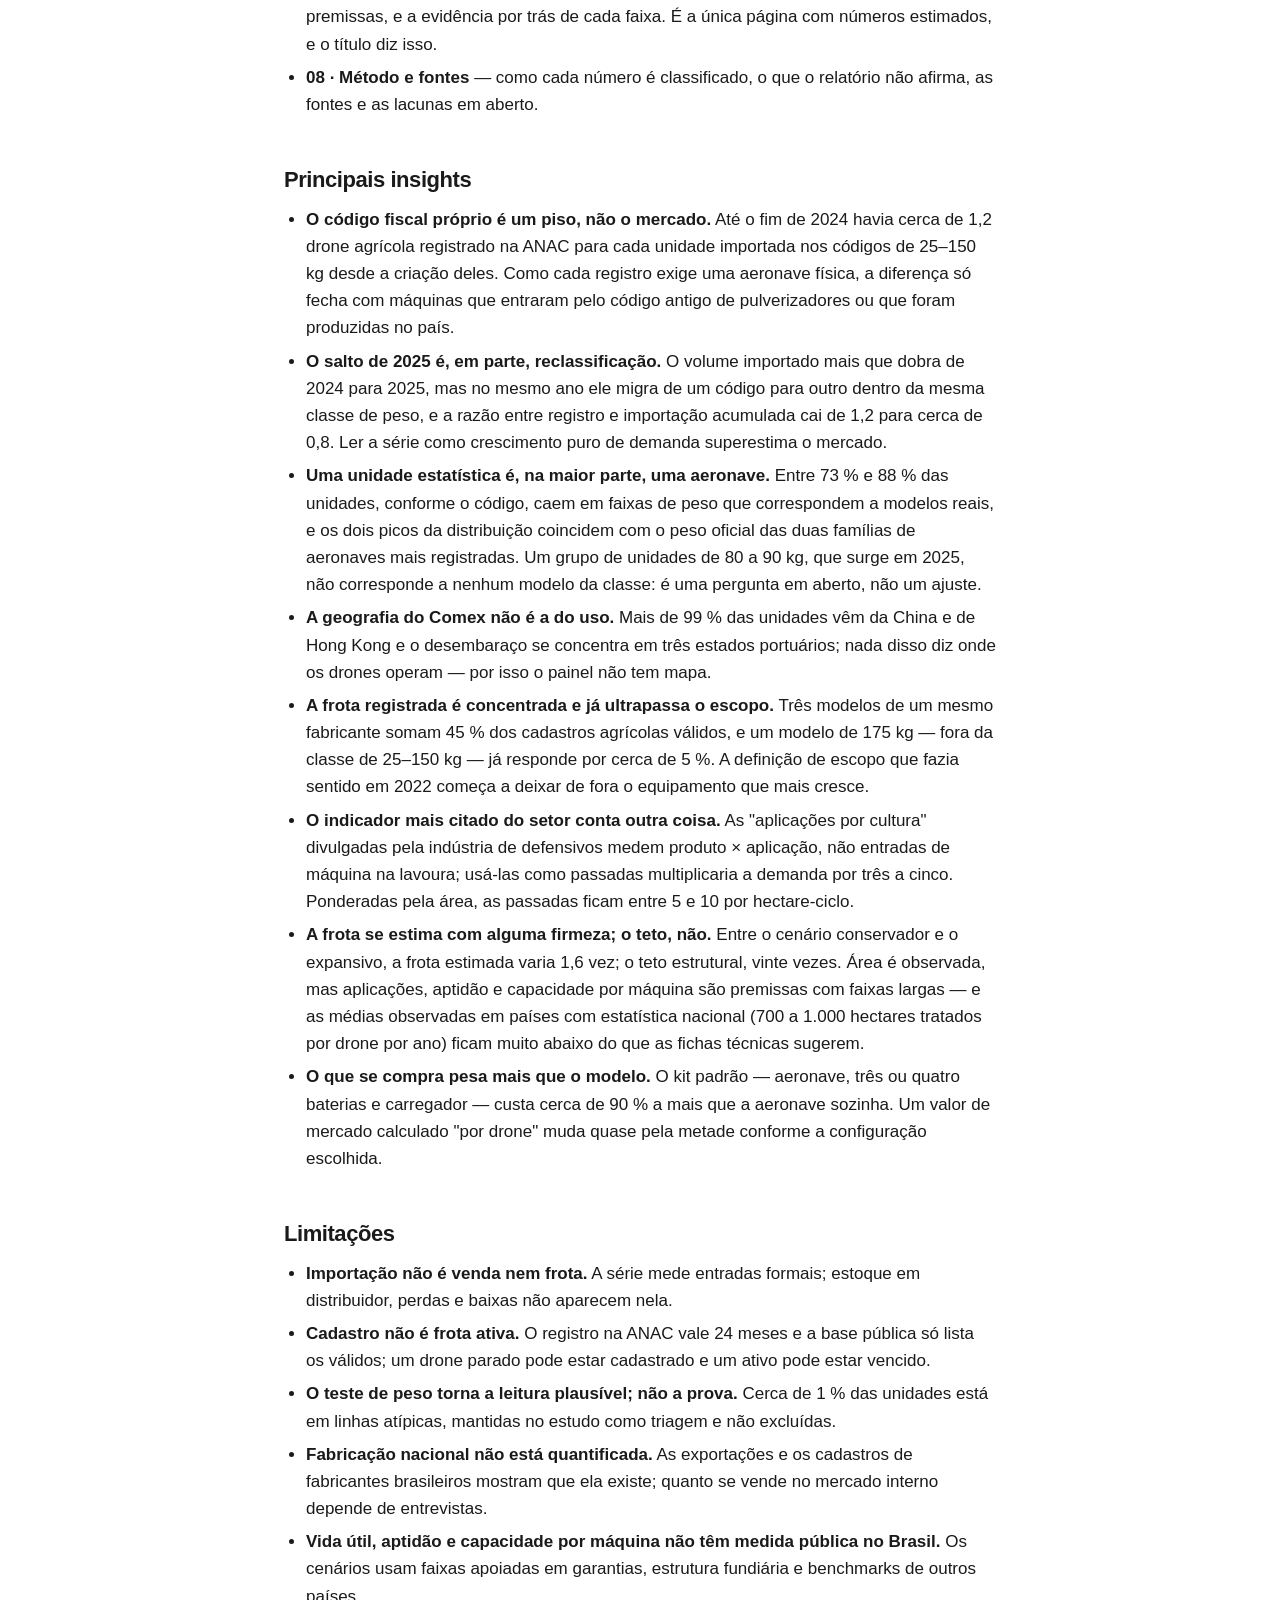
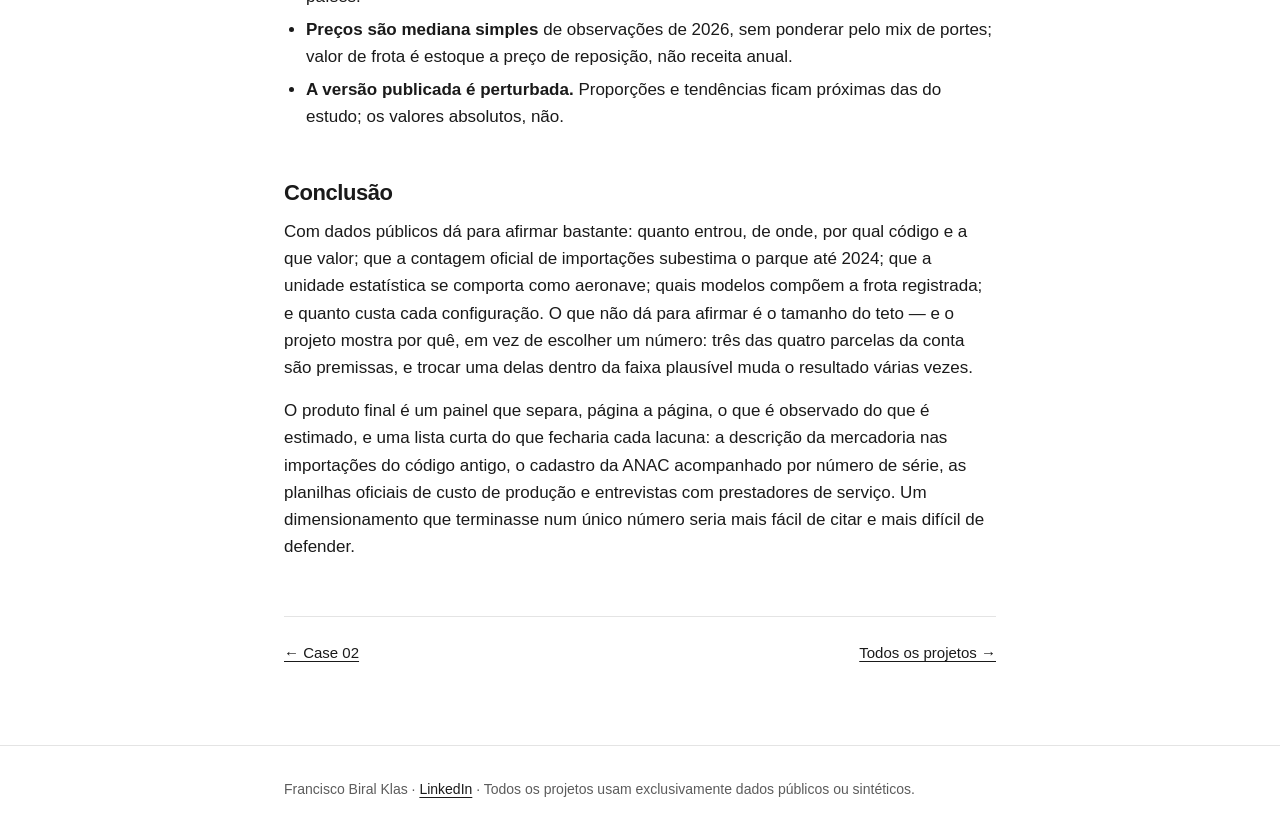
<file: projetos/case-03-mercado-drones-agricolas.html>
<!DOCTYPE html>
<html lang="pt-BR">
<head>
  <meta charset="utf-8">
  <meta name="viewport" content="width=device-width, initial-scale=1">
  <title>Case 03 — Mercado brasileiro de drones agrícolas de pulverização — Francisco Biral Klas</title>
  <meta name="description" content="Dimensionamento do mercado brasileiro de drones agrícolas de pulverização (25–150 kg) só com dados públicos: importações, frota registrada, base agrícola e preços — e a fronteira entre o que se observa e o que ainda é premissa. Painel Power BI de nove páginas.">
  <link rel="stylesheet" href="../assets/style.css">
</head>
<body>

<header class="site">
  <div class="container">
    <a class="brand" href="../index.html">Francisco Biral Klas</a>
    <nav>
      <a href="../index.html">Início</a>
      <a href="../projetos.html" aria-current="page">Projetos</a>
    </nav>
  </div>
</header>

<main>
  <div class="container">

    <!-- ===== CABEÇALHO DO CASE ===== -->
    <div class="case-header">
      <span class="tag muted small">CASE 03 · MARKET INTELLIGENCE — AGRONEGÓCIO</span>
      <h1>Mercado brasileiro de drones agrícolas de pulverização</h1>
      <p class="subtitle">De que tamanho é o mercado de drones de pulverização de 25 a 150 kg no Brasil — medido por importações, frota registrada, base agrícola e preços — e, com a mesma precisão, quais partes da resposta ainda são premissa.</p>
    </div>

    <dl class="case-meta">
      <dt>Área</dt><dd>Market Intelligence · Dimensionamento de mercado · Business Analysis</dd>
      <dt>Ferramentas</dt><dd>Power BI (modelo tabular, 67 medidas DAX), Python, Excel (Power Query)</dd>
      <dt>Fontes</dt><dd>Comex Stat/MDIC (microdados de comércio exterior), ANAC (cadastro de aeronaves não tripuladas), IBGE (Produção Agrícola Municipal), CONAB, fichas técnicas de fabricantes, preços em revendas e compras públicas (PNCP), Embrapa e literatura agronômica</dd>
      <dt>Entregáveis</dt><dd>Painel Power BI com 9 páginas · modelo analítico em Excel · guia metodológico · pipeline de dados reproduzível em Python</dd>
    </dl>

    <!-- ===== RELATÓRIO INTERATIVO (Power BI) ===== -->
    <h2>Relatório interativo</h2>
    <p class="links">
      <a class="btn" href="https://app.powerbi.com/view?r=eyJrIjoiM2MxZjY4OTUtNzA1Yy00ZGJjLWE5N2ItOGI0ZjA2MGE1ODc0IiwidCI6IjU2OWZhODExLTAwZmItNDJmYy05YmU3LWQzZWZjOTkyNDgxMCJ9" target="_blank" rel="noopener">Abrir relatório no Power BI (tela cheia)</a>
    </p>
    <div class="powerbi wide">
      <div class="frame">
        <iframe title="Mercado de drones agrícolas — Power BI" src="https://app.powerbi.com/view?r=eyJrIjoiM2MxZjY4OTUtNzA1Yy00ZGJjLWE5N2ItOGI0ZjA2MGE1ODc0IiwidCI6IjU2OWZhODExLTAwZmItNDJmYy05YmU3LWQzZWZjOTkyNDgxMCJ9" allowfullscreen="true"></iframe>
      </div>
      <p class="note">Relatório interativo de nove páginas; navegue com as setas no rodapé. Em telas pequenas, recomenda-se abrir em tela cheia ou no desktop.</p>
    </div>
    <p class="small muted">
      <strong>Sobre os dados publicados.</strong> O estudo foi feito sobre estatísticas públicas. Na versão publicada,
      os volumes de base (unidades, área, preços) foram perturbados em até ±40 % com semente fixa, de forma coerente
      entre as tabelas, e os vendedores das observações de preço aparecem com pseudônimos. As <em>relações</em> —
      participações, razões e tendências — ficam próximas das do estudo original, e o peso por unidade foi
      preservado; os valores absolutos são <em>derivados</em> e não devem ser citados como oficiais. Os números
      desta página são os da versão publicada. O objeto do case é o método.
    </p>

    <!-- ===== 1. PROBLEMA DE NEGÓCIO ===== -->
    <h2>Problema de negócio</h2>
    <p>
      Quem avalia entrar, investir ou distribuir no mercado brasileiro de drones agrícolas de pulverização precisa de
      três números antes de qualquer plano: <strong>quantas máquinas entram por ano, quantas estão em operação e até
      onde esse parque pode crescer</strong>. Não existe estatística oficial de vendas, e as declarações que circulam no setor — "30 mil importados",
      "35 mil em operação" — não vêm acompanhadas de base verificável.
    </p>
    <p>
      A pergunta do projeto foi: <strong>quanto desse dimensionamento pode ser sustentado só com fontes públicas,
      oficiais e rastreáveis — e onde exatamente a resposta passa a depender de premissa?</strong> O recorte é a
      classe de 25 a 150 kg de peso máximo de decolagem, que concentra os equipamentos profissionais de pulverização.
    </p>

    <!-- ===== 2. CONTEXTO ===== -->
    <h2>Contexto</h2>
    <p>
      Quase todo drone agrícola vendido no Brasil é importado, e toda importação deixa rastro nos microdados do
      Comex Stat: mês, código fiscal (NCM), país de origem, estado do importador, quantidade, peso e valor. O
      problema é que o código próprio para drones só existe desde abril de 2022; antes disso — e, em parte, depois —
      os equipamentos entravam como "pulverizadores" (NCM 8424.49), misturados a centenas de milhares de
      pulverizadores costais.
    </p>
    <p>
      Do outro lado, todo drone acima de 250 g precisa de cadastro na ANAC, o que cria uma segunda contagem,
      independente da primeira. E a demanda potencial pode ser aproximada pela área plantada do IBGE, desde que se
      saiba quantas vezes cada cultura é pulverizada, que fração dessas aplicações um drone consegue fazer e quantos
      hectares uma máquina trata por ano. O projeto confronta as três frentes e mostra onde elas concordam.
    </p>

    <!-- ===== 3. FONTES DE DADOS ===== -->
    <h2>Fontes de dados</h2>
    <table>
      <thead><tr><th>Fonte</th><th>Conteúdo</th><th>Uso no projeto</th></tr></thead>
      <tbody>
        <tr><td>Comex Stat / MDIC — microdados de importação e exportação</td><td>Quantidade estatística, peso líquido e valor FOB por mês, NCM, país, UF e via (2010–ago/2026)</td><td>Série de entradas formais; teste físico de peso por unidade; fluxos em códigos vizinhos</td></tr>
        <tr><td>NCM e soluções de consulta da Receita Federal</td><td>Histórico de classificação fiscal dos drones agrícolas</td><td>Explicar a quebra de série de 2022 e delimitar o universo "candidato" em 8424.49</td></tr>
        <tr><td>ANAC — cadastro de aeronaves não tripuladas (SISANT)</td><td>Drones agrícolas registrados por ano; cadastros válidos por fabricante e modelo</td><td>Contraprova independente das importações; composição da frota</td></tr>
        <tr><td>IBGE — Produção Agrícola Municipal</td><td>Área plantada e colhida de 72 produtos (2010–2024)</td><td>Base agrícola: 14 culturas, hectare-ciclo e hectare físico</td></tr>
        <tr><td>CONAB — séries históricas de safras</td><td>Área por safra (1ª, 2ª, 3ª)</td><td>Separar a terra que é plantada duas vezes no ano</td></tr>
        <tr><td>Fichas técnicas oficiais de fabricantes</td><td>Peso máximo de decolagem, peso com e sem bateria, tanque e rendimento declarado de 27 modelos</td><td>Confronto com o peso por unidade importada; definição do escopo 25–150 kg</td></tr>
        <tr><td>Revendas, distribuidores e compras públicas (PNCP)</td><td>81 observações de preço em reais, por modelo e configuração</td><td>Converter unidades em valor; diferença entre aeronave e kit</td></tr>
        <tr><td>Embrapa, institutos de pesquisa, releases setoriais e bases oficiais de outros países</td><td>Número de aplicações por cultura; área tratada por drone por ano</td><td>Faixas de premissa do teto estrutural, com a evidência de cada uma</td></tr>
      </tbody>
    </table>
    <p class="small muted">Nenhum dado confidencial e nenhuma base paga de comércio exterior. Cada número do estudo carrega a fonte e uma classificação: observado, calculado, estimado, inferido ou não confirmado.</p>

    <!-- ===== 4. FERRAMENTAS ===== -->
    <h2>Ferramentas utilizadas</h2>
    <ul>
      <li><strong>Python</strong> — ingestão dos microdados do Comex com conferência contra os totais oficiais e hash de cada arquivo bruto; construção das 14 tabelas do modelo; testes de integridade dos dados e conferência, contra as tabelas carregadas, do fato afirmado no título de cada gráfico.</li>
      <li><strong>Power BI</strong> — modelo tabular em esquema estrela com 67 medidas DAX, organizadas em cinco grupos (importações, frota registrada, base agrícola, preços e cenários); relatório de nove páginas.</li>
      <li><strong>Excel (Power Query)</strong> — modelo analítico paralelo, conectado às mesmas bases, em que cada premissa é uma célula visível e o resultado fica "pendente" enquanto ela não for preenchida.</li>
    </ul>

    <!-- ===== 5. METODOLOGIA ===== -->
    <h2>Metodologia</h2>
    <ol>
      <li><strong>Fluxo, estoque e valor nunca se misturam.</strong> Importação é fluxo; frota é estoque; FOB não é preço de varejo. Cada medida do modelo declara de que tipo é.</li>
      <li><strong>Unidade estatística não é drone por definição.</strong> O Comex conta "unidades"; para saber se cada uma é uma aeronave, o peso líquido é dividido pela quantidade, linha a linha, e confrontado com o peso oficial dos modelos vendidos no país.</li>
      <li><strong>Códigos vizinhos ficam separados, nunca somados em silêncio.</strong> O universo candidato em 8424.49 (origem China e Hong Kong, 20 a 120 kg por unidade) e um lote regular em 8806.99 entram como faixas explícitas — zero, metade ou tudo —, não como estimativa.</li>
      <li><strong>Contraprova por fonte independente.</strong> A série de importações é confrontada, ano a ano, com os drones agrícolas registrados na ANAC.</li>
      <li><strong>Dois métodos de dimensionamento que não se alimentam um do outro.</strong> Pelo lado da oferta: importações menos baixas por vida útil, mais as parcelas de classificação incerta. Pelo lado da demanda: área × aplicações por cultura × aptidão para drone ÷ hectares tratados por máquina por ano.</li>
      <li><strong>Premissa é faixa, não ponto.</strong> Cada input sem dado observado entra com piso, teto e a evidência que os sustenta; três cenários mostram quanto cada um move o resultado.</li>
      <li><strong>O título de cada gráfico é uma afirmação testada.</strong> Antes de publicar, o fato que cada título afirma é recalculado a partir dos dados carregados; título que deixa de ser verdadeiro é reescrito.</li>
    </ol>

    <!-- ===== 6. PRINCIPAIS ANÁLISES ===== -->
    <h2>Principais análises (as nove páginas)</h2>
    <ul>
      <li><strong>00 · Síntese</strong> — os quatro números observados, a comparação entre importação e registro, e o que falta para fechar o tamanho do mercado.</li>
      <li><strong>01 · Importações</strong> — série mensal de unidades e valor por unidade, países de origem, estados de desembaraço e a tabela ano a ano.</li>
      <li><strong>02 · Uma unidade é uma aeronave?</strong> — distribuição das unidades por faixa de peso, os modelos reais que pesam aquilo, cada linha do Comex em peso × valor, e um mapa de calor faixa × ano.</li>
      <li><strong>03 · O que pode estar fora do código</strong> — o universo candidato no código antigo, o lote no código residual e as exportações, que indicam fabricação nacional.</li>
      <li><strong>04 · Frota registrada</strong> — registros por ano contra importação acumulada, cadastros por modelo com a classe de peso, e a participação por fabricante.</li>
      <li><strong>05 · Base agrícola</strong> — área por cultura, quantas vezes cada uma é pulverizada (piso e teto) e de onde vem cada faixa.</li>
      <li><strong>06 · Preços</strong> — mediana por porte e por configuração (só a aeronave, kit padrão, kit ampliado) e as observações uma a uma.</li>
      <li><strong>07 · Cenários</strong> — a ponte da importação à frota, a frota e o teto em três combinações de premissas, e a evidência por trás de cada faixa. É a única página com números estimados, e o título diz isso.</li>
      <li><strong>08 · Método e fontes</strong> — como cada número é classificado, o que o relatório não afirma, as fontes e as lacunas em aberto.</li>
    </ul>

    <!-- ===== 7. PRINCIPAIS INSIGHTS ===== -->
    <h2>Principais insights</h2>
    <ul>
      <li><strong>O código fiscal próprio é um piso, não o mercado.</strong> Até o fim de 2024 havia cerca de 1,2 drone agrícola registrado na ANAC para cada unidade importada nos códigos de 25–150 kg desde a criação deles. Como cada registro exige uma aeronave física, a diferença só fecha com máquinas que entraram pelo código antigo de pulverizadores ou que foram produzidas no país.</li>
      <li><strong>O salto de 2025 é, em parte, reclassificação.</strong> O volume importado mais que dobra de 2024 para 2025, mas no mesmo ano ele migra de um código para outro dentro da mesma classe de peso, e a razão entre registro e importação acumulada cai de 1,2 para cerca de 0,8. Ler a série como crescimento puro de demanda superestima o mercado.</li>
      <li><strong>Uma unidade estatística é, na maior parte, uma aeronave.</strong> Entre 73 % e 88 % das unidades, conforme o código, caem em faixas de peso que correspondem a modelos reais, e os dois picos da distribuição coincidem com o peso oficial das duas famílias de aeronaves mais registradas. Um grupo de unidades de 80 a 90 kg, que surge em 2025, não corresponde a nenhum modelo da classe: é uma pergunta em aberto, não um ajuste.</li>
      <li><strong>A geografia do Comex não é a do uso.</strong> Mais de 99 % das unidades vêm da China e de Hong Kong e o desembaraço se concentra em três estados portuários; nada disso diz onde os drones operam — por isso o painel não tem mapa.</li>
      <li><strong>A frota registrada é concentrada e já ultrapassa o escopo.</strong> Três modelos de um mesmo fabricante somam 45 % dos cadastros agrícolas válidos, e um modelo de 175 kg — fora da classe de 25–150 kg — já responde por cerca de 5 %. A definição de escopo que fazia sentido em 2022 começa a deixar de fora o equipamento que mais cresce.</li>
      <li><strong>O indicador mais citado do setor conta outra coisa.</strong> As "aplicações por cultura" divulgadas pela indústria de defensivos medem produto × aplicação, não entradas de máquina na lavoura; usá-las como passadas multiplicaria a demanda por três a cinco. Ponderadas pela área, as passadas ficam entre 5 e 10 por hectare-ciclo.</li>
      <li><strong>A frota se estima com alguma firmeza; o teto, não.</strong> Entre o cenário conservador e o expansivo, a frota estimada varia 1,6 vez; o teto estrutural, vinte vezes. Área é observada, mas aplicações, aptidão e capacidade por máquina são premissas com faixas largas — e as médias observadas em países com estatística nacional (700 a 1.000 hectares tratados por drone por ano) ficam muito abaixo do que as fichas técnicas sugerem.</li>
      <li><strong>O que se compra pesa mais que o modelo.</strong> O kit padrão — aeronave, três ou quatro baterias e carregador — custa cerca de 90 % a mais que a aeronave sozinha. Um valor de mercado calculado "por drone" muda quase pela metade conforme a configuração escolhida.</li>
    </ul>

    <!-- ===== 8. SCREENSHOTS ===== -->
    <!--
      PARA ADICIONAR OS PRINTS: tire capturas da versão publicada (perturbada), salve em assets/img/case-03/
      como 00-sintese.png, 01-importacoes.png ... e troque este comentário por blocos <figure class="wide">, como no Case 01.
    -->

    <!-- ===== 9. LIMITAÇÕES ===== -->
    <h2>Limitações</h2>
    <ul>
      <li><strong>Importação não é venda nem frota.</strong> A série mede entradas formais; estoque em distribuidor, perdas e baixas não aparecem nela.</li>
      <li><strong>Cadastro não é frota ativa.</strong> O registro na ANAC vale 24 meses e a base pública só lista os válidos; um drone parado pode estar cadastrado e um ativo pode estar vencido.</li>
      <li><strong>O teste de peso torna a leitura plausível; não a prova.</strong> Cerca de 1 % das unidades está em linhas atípicas, mantidas no estudo como triagem e não excluídas.</li>
      <li><strong>Fabricação nacional não está quantificada.</strong> As exportações e os cadastros de fabricantes brasileiros mostram que ela existe; quanto se vende no mercado interno depende de entrevistas.</li>
      <li><strong>Vida útil, aptidão e capacidade por máquina não têm medida pública no Brasil.</strong> Os cenários usam faixas apoiadas em garantias, estrutura fundiária e benchmarks de outros países.</li>
      <li><strong>Preços são mediana simples</strong> de observações de 2026, sem ponderar pelo mix de portes; valor de frota é estoque a preço de reposição, não receita anual.</li>
      <li><strong>A versão publicada é perturbada.</strong> Proporções e tendências ficam próximas das do estudo; os valores absolutos, não.</li>
    </ul>

    <!-- ===== 10. CONCLUSÃO ===== -->
    <h2>Conclusão</h2>
    <p>
      Com dados públicos dá para afirmar bastante: quanto entrou, de onde, por qual código e a que valor; que a
      contagem oficial de importações subestima o parque até 2024; que a unidade estatística se comporta como
      aeronave; quais modelos compõem a frota registrada; e quanto custa cada configuração. O que não dá para
      afirmar é o tamanho do teto — e o projeto mostra por quê, em vez de escolher um número: três das quatro
      parcelas da conta são premissas, e trocar uma delas dentro da faixa plausível muda o resultado várias vezes.
    </p>
    <p>
      O produto final é um painel que separa, página a página, o que é observado do que é estimado, e uma lista
      curta do que fecharia cada lacuna: a descrição da mercadoria nas importações do código antigo, o cadastro da
      ANAC acompanhado por número de série, as planilhas oficiais de custo de produção e entrevistas com
      prestadores de serviço. Um dimensionamento que terminasse num único número seria mais fácil de citar e mais
      difícil de defender.
    </p>

    <nav class="case-nav">
      <a href="case-02-raio-x-operadora-saude.html">← Case 02</a>
      <a href="../projetos.html">Todos os projetos →</a>
    </nav>

  </div>
</main>

<footer class="site">
  <div class="container">
    Francisco Biral Klas · <a href="https://www.linkedin.com/in/francisco-klas/" target="_blank" rel="noopener">LinkedIn</a>
    · Todos os projetos usam exclusivamente dados públicos ou sintéticos.
  </div>
</footer>

</body>
</html>
</file>
<file: assets/style.css>
/* ============================================================
   Portfolio — Francisco Biral Klas
   Único arquivo de estilo. Cores e medidas ficam nas variáveis.
   ============================================================ */

:root {
  --text: #1a1a1a;
  --muted: #5c5c5c;
  --line: #e4e4e4;
  --bg: #ffffff;
  --bg-soft: #f7f7f7;
  --link: #1a1a1a;
  --accent: #1f4e79;          /* azul sóbrio, usado só em links/hover */
  --max: 760px;               /* largura da coluna de leitura */
  --font: -apple-system, BlinkMacSystemFont, "Segoe UI", Roboto, "Helvetica Neue", Arial, sans-serif;
}

* { box-sizing: border-box; }

html { -webkit-text-size-adjust: 100%; }

body {
  margin: 0;
  font-family: var(--font);
  font-size: 17px;
  line-height: 1.6;
  color: var(--text);
  background: var(--bg);
}

/* ---------- Layout ---------- */

.container {
  max-width: var(--max);
  margin: 0 auto;
  padding: 0 24px;
}

header.site {
  border-bottom: 1px solid var(--line);
}

header.site .container {
  display: flex;
  justify-content: space-between;
  align-items: center;
  height: 64px;
}

header.site .brand {
  font-weight: 600;
  text-decoration: none;
  color: var(--text);
  letter-spacing: -0.01em;
}

header.site nav a {
  margin-left: 24px;
  text-decoration: none;
  color: var(--muted);
  font-size: 15px;
}

header.site nav a:hover,
header.site nav a[aria-current="page"] { color: var(--text); }

main { padding: 56px 0 80px; }

footer.site {
  border-top: 1px solid var(--line);
  padding: 32px 0;
  font-size: 14px;
  color: var(--muted);
}

/* ---------- Tipografia ---------- */

h1, h2, h3 {
  line-height: 1.25;
  letter-spacing: -0.02em;
  font-weight: 600;
  margin: 0 0 12px;
}

h1 { font-size: 34px; }
h2 { font-size: 22px; margin-top: 48px; }
h3 { font-size: 18px; margin-top: 28px; }

p { margin: 0 0 16px; }

a { color: var(--link); text-decoration: underline; text-underline-offset: 3px; }
a:hover { color: var(--accent); }

ul, ol { padding-left: 22px; margin: 0 0 16px; }
li { margin-bottom: 6px; }

.lead { font-size: 19px; color: var(--muted); margin-bottom: 28px; }

.subtitle {
  color: var(--muted);
  font-size: 17px;
  margin: 4px 0 24px;
}

.muted { color: var(--muted); }
.small { font-size: 14px; }

hr { border: 0; border-top: 1px solid var(--line); margin: 48px 0; }

/* ---------- Links de ação (não são "botões de startup") ---------- */

.links { display: flex; flex-wrap: wrap; gap: 12px 24px; margin-bottom: 16px; }

.btn {
  display: inline-block;
  padding: 9px 16px;
  border: 1px solid var(--text);
  color: var(--text);
  text-decoration: none;
  font-size: 15px;
  background: var(--bg);
}
.btn:hover { background: var(--text); color: var(--bg); }

/* ---------- Lista de projetos (cards discretos) ---------- */

.project-list { list-style: none; padding: 0; margin: 0; }

.project-list li {
  border-top: 1px solid var(--line);
  padding: 28px 0;
  margin: 0;
}
.project-list li:last-child { border-bottom: 1px solid var(--line); }

.project-list .tag {
  display: block;
  font-size: 13px;
  text-transform: uppercase;
  letter-spacing: 0.08em;
  color: var(--muted);
  margin-bottom: 6px;
}

.project-list h3 { margin: 0 0 8px; font-size: 20px; }
.project-list h3 a { text-decoration: none; }
.project-list h3 a:hover { text-decoration: underline; }

.project-list p { margin-bottom: 8px; }

.project-list .meta { font-size: 14px; color: var(--muted); }

/* thumbnail do projeto (home e lista de projetos): pequena, à esquerda do texto */
.project-list li { display: flex; gap: 20px; align-items: flex-start; }
.project-list .thumb {
  flex: 0 0 200px;
  display: block;
  margin: 4px 0 0;
  border: 1px solid var(--line);
  border-radius: 4px;
  overflow: hidden;
  background: var(--bg-soft);
}
.project-list .thumb img {
  display: block;
  width: 100%;
  height: auto;
  aspect-ratio: 16 / 9;
  object-fit: cover;
}
.project-list .thumb:hover img { opacity: 0.92; }
.project-list .body { flex: 1 1 auto; min-width: 0; }
@media (max-width: 560px) {
  .project-list li { flex-direction: column; gap: 12px; }
  .project-list .thumb { flex-basis: auto; width: 100%; max-width: 280px; }
}


/* ---------- Página de case ---------- */

.case-header { margin-bottom: 8px; }

.case-meta {
  display: grid;
  grid-template-columns: 160px 1fr;
  gap: 8px 16px;
  font-size: 15px;
  padding: 20px 0;
  border-top: 1px solid var(--line);
  border-bottom: 1px solid var(--line);
  margin: 24px 0 8px;
}
.case-meta dt { color: var(--muted); }
.case-meta dd { margin: 0; }

.status {
  display: inline-block;
  font-size: 13px;
  padding: 2px 8px;
  border: 1px solid var(--line);
  background: var(--bg-soft);
  color: var(--muted);
  vertical-align: middle;
}

/* screenshots */
figure { margin: 24px 0; }
figure img {
  display: block;
  width: 100%;
  height: auto;
  border: 1px solid var(--line);
}
figcaption { font-size: 14px; color: var(--muted); margin-top: 8px; }

figure a { display: block; }

/* placeholder enquanto não há imagem */
.placeholder-img {
  border: 1px dashed #c8c8c8;
  background: var(--bg-soft);
  color: var(--muted);
  font-size: 14px;
  padding: 72px 16px;
  text-align: center;
}

/* Power BI */
.powerbi {
  margin: 24px 0;
}
.powerbi .frame {
  position: relative;
  width: 100%;
  /* canvas 16:9 (56,25%) + 56 px da barra inferior do Power BI.
     Precisa ser exato: qualquer folga vira tarja cinza do visualizador. */
  padding-top: calc(56.25% + 56px);
  border: 1px solid var(--line);
  background: var(--bg);
}
.powerbi iframe {
  position: absolute;
  inset: 0;
  width: 100%;
  height: 100%;
  border: 0;
}
.powerbi .note { font-size: 14px; color: var(--muted); margin-top: 8px; }

/* tabela simples (fontes de dados, ferramentas) */
table {
  width: 100%;
  border-collapse: collapse;
  font-size: 15px;
  margin: 0 0 16px;
}
th, td {
  text-align: left;
  padding: 8px 8px 8px 0;
  border-bottom: 1px solid var(--line);
  vertical-align: top;
}
th { font-weight: 600; color: var(--muted); font-size: 14px; }

/* navegação entre cases */
.case-nav {
  display: flex;
  justify-content: space-between;
  margin-top: 56px;
  padding-top: 24px;
  border-top: 1px solid var(--line);
  font-size: 15px;
}

/* ---------- Responsivo ---------- */

@media (max-width: 640px) {
  body { font-size: 16px; }
  h1 { font-size: 28px; }
  h2 { font-size: 20px; }
  main { padding: 36px 0 60px; }
  header.site nav a { margin-left: 16px; }
  .case-meta { grid-template-columns: 1fr; gap: 2px 0; }
  .case-meta dt { margin-top: 10px; }
  .case-meta dt:first-child { margin-top: 0; }
}

/* ---------- Blocos largos (dashboard e screenshots) ----------
   Sangram para fora da coluna de texto sem usar 100vw (que inclui a barra de
   rolagem e provoca deslocamento quando ela aparece). Precisa vir DEPOIS de
   .powerbi para sobrescrever a margem daquele bloco. */

.wide {
  --bleed: 170px;
  width: calc(100% + 2 * var(--bleed));
  margin-left: calc(-1 * var(--bleed));
  margin-right: calc(-1 * var(--bleed));
  max-width: none;
}

.wide figcaption,
.wide .note {
  max-width: calc(var(--max) - 48px);
  margin-left: auto;
  margin-right: auto;
}

/* sem espaço para sangrar: volta à largura da coluna */
@media (max-width: 1120px) {
  .wide {
    --bleed: 0px;
    width: 100%;
  }
}

/* ---------- Impressão (recrutador pode salvar em PDF) ---------- */

@media print {
  header.site nav, footer.site, .case-nav, .powerbi { display: none; }
  body { font-size: 12pt; }
  a { text-decoration: none; color: var(--text); }
}
</file>
